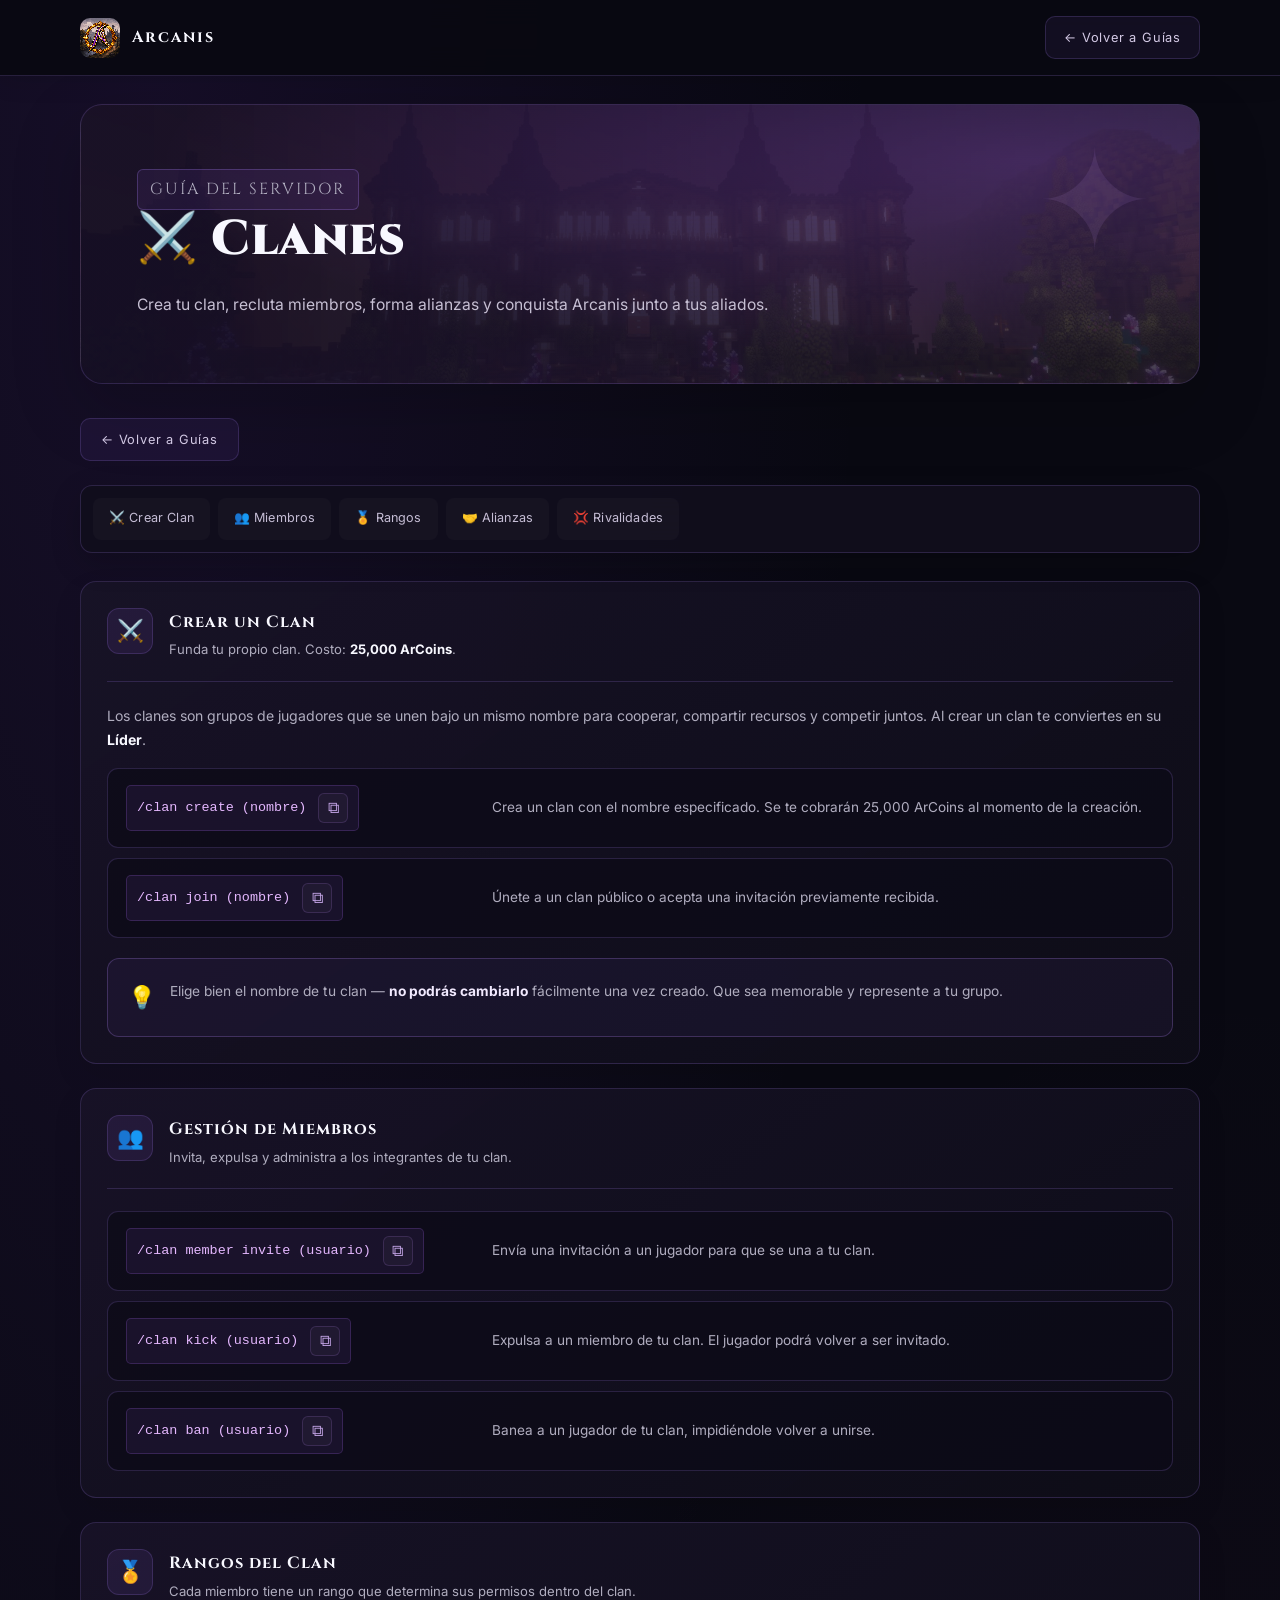
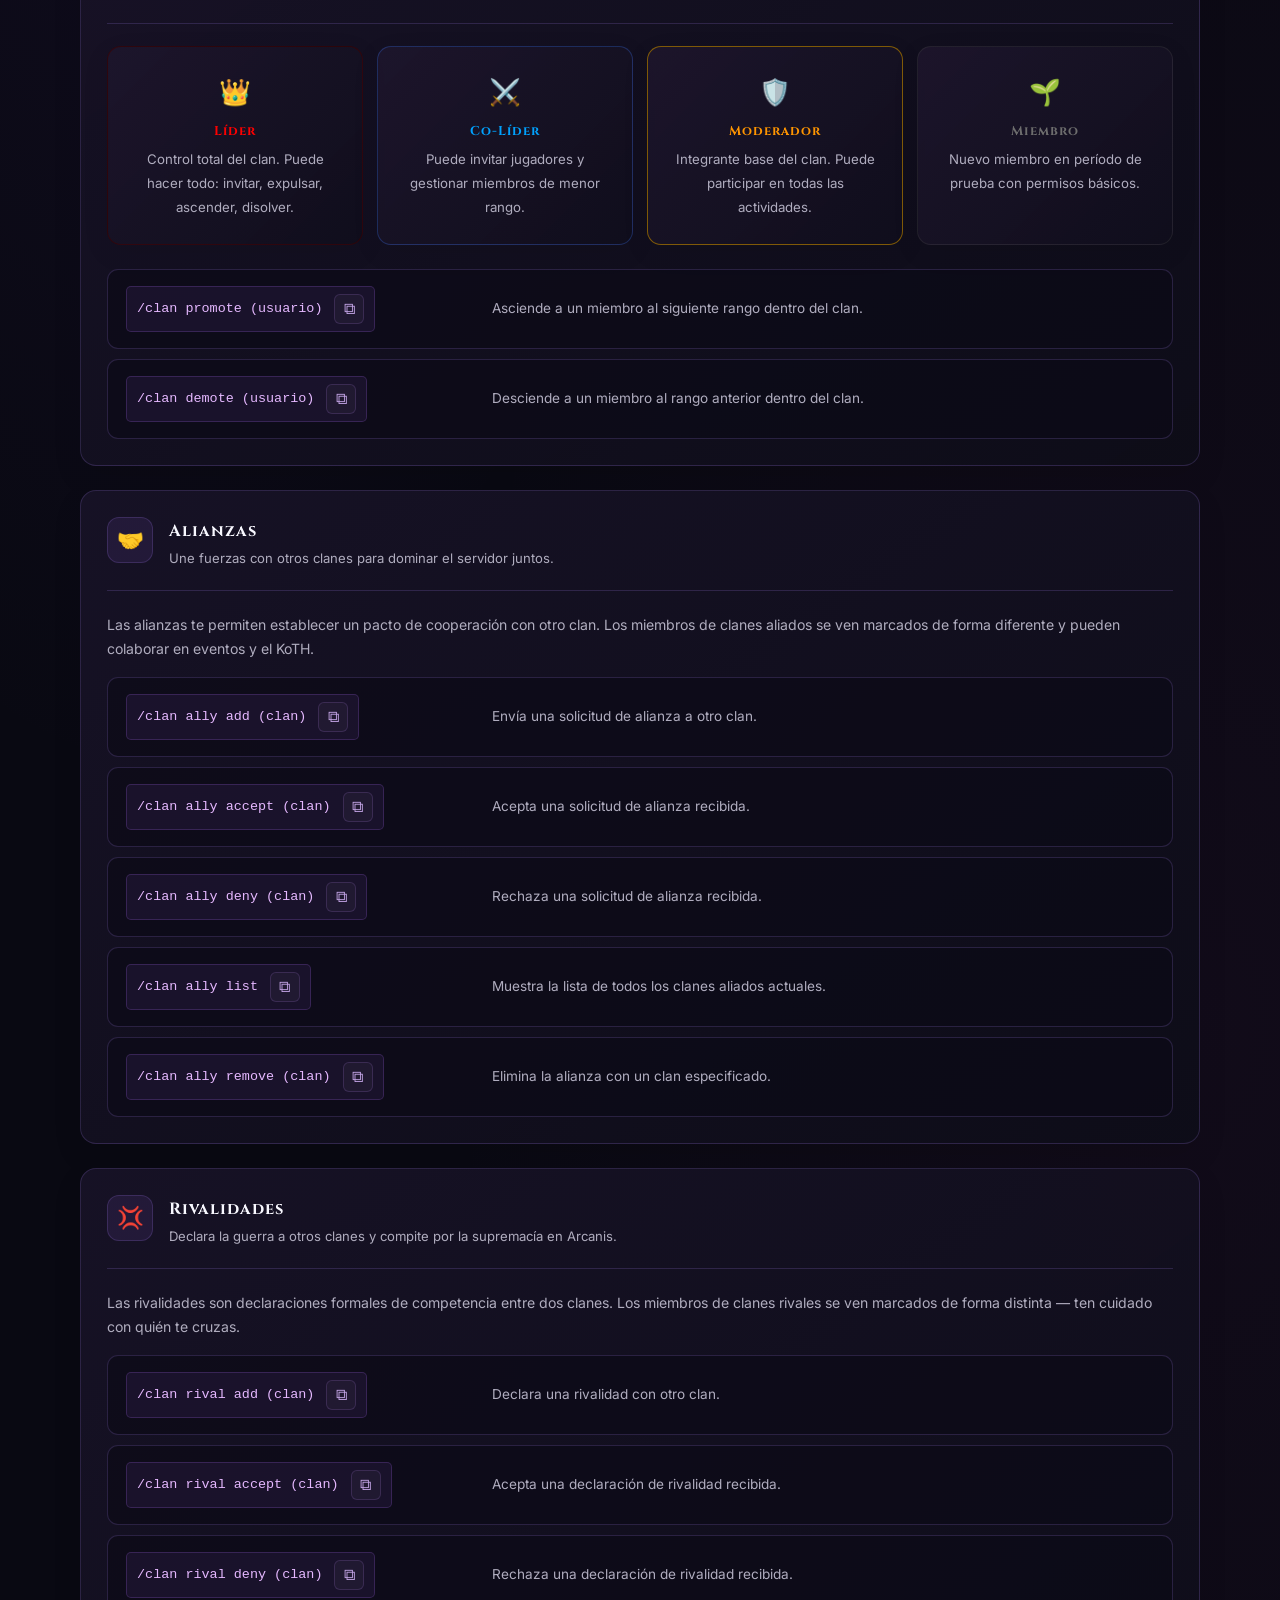
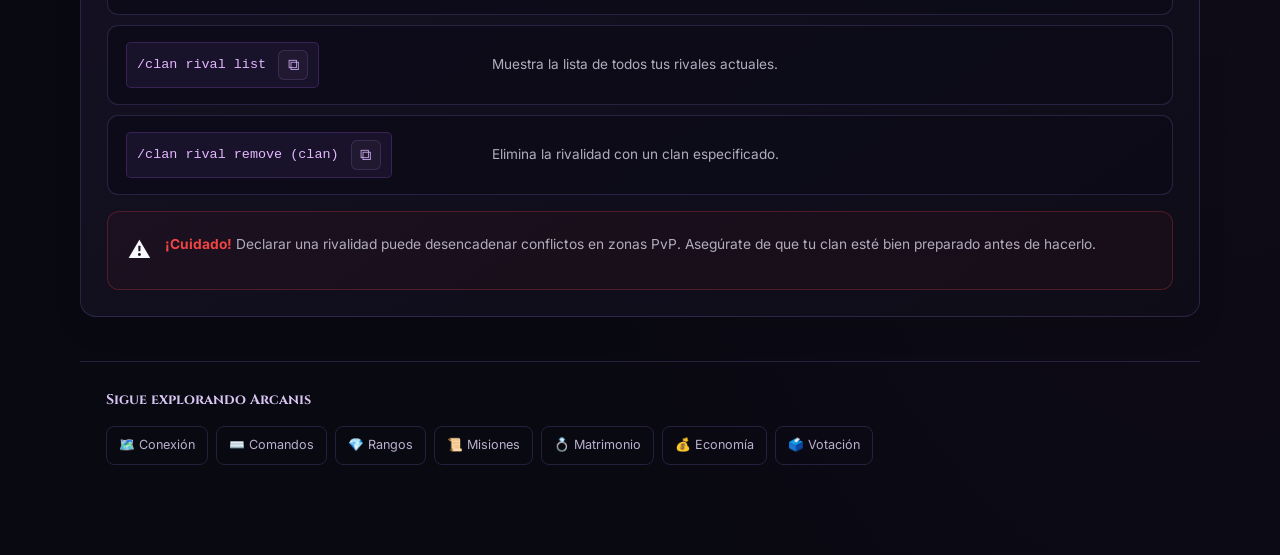
<file: guia-clanes.html>
<!DOCTYPE html>
<html lang="es">
<head>
    <meta charset="UTF-8">
    <meta name="viewport" content="width=device-width, initial-scale=1.0">
    <title>Arcanis | Clanes</title>
    <link rel="icon" type="image/png" href="Logo_ARCANIS-256.png">
    <link href="https://fonts.googleapis.com/css2?family=Cinzel:wght@400;600;700;900&family=Inter:wght@300;400;500;600&display=swap" rel="stylesheet">
    <style>
        *, *::before, *::after { box-sizing: border-box; margin: 0; padding: 0; }
        :root { --black:#080810; --card:#16162a; --border:rgba(124,58,237,0.18); --border-hover:rgba(124,58,237,0.5); --purple:#7c3aed; --purple-light:#9d5cff; --magenta:#d946ef; --white:#f8f8ff; --muted:#888899; }
        html { scroll-behavior: smooth; }
        body { font-family:'Inter',sans-serif; background:var(--black); color:var(--white); min-height:100vh; overflow-x:hidden; }
        #particles-canvas { position:fixed; top:0; left:0; width:100%; height:100%; pointer-events:none; z-index:0; }
        header { position:sticky; top:0; z-index:100; background:rgba(8,8,16,0.8); backdrop-filter:blur(14px); border-bottom:1px solid var(--border); padding:0 48px; height:62px; display:flex; align-items:center; justify-content:space-between; }
        .nav-left { display:flex; align-items:center; gap:12px; }
        .nav-logo-img { width:32px; height:32px; image-rendering:pixelated; }
        .nav-logo { font-family:'Cinzel',serif; font-size:1rem; font-weight:700; color:var(--white); text-decoration:none; letter-spacing:3px; }
        .nav-back { font-family:'Cinzel',serif; font-size:0.72rem; letter-spacing:1.5px; text-transform:uppercase; color:var(--muted); text-decoration:none; padding: 10px 18px; border:1px solid var(--border); border-radius:6px; transition:all 0.2s; }
        .nav-back:hover { color:var(--white); border-color:var(--border-hover); }
        .nav-back:active, .back-btn:active { transform: scale(0.96); border-color: var(--border-hover); }
        .nav-back, .back-btn, .ptab { -webkit-tap-highlight-color: transparent; }
        .guide-hero { position:relative; z-index:1; padding:80px 32px 60px; text-align:center; background:linear-gradient(135deg,rgba(124,58,237,0.12) 0%,rgba(8,8,16,0.9) 50%,rgba(217,70,239,0.08) 100%); border-bottom:1px solid var(--border); }
        .guide-hero::before { content:''; position:absolute; inset:0; background:radial-gradient(ellipse at 50% 80%,rgba(124,58,237,0.15) 0%,transparent 65%); }
        .guide-hero-content { position:relative; z-index:2; }
        .guide-eyebrow { font-family:'Cinzel',serif; font-size:0.65rem; letter-spacing:4px; text-transform:uppercase; color:var(--purple-light); margin-bottom:12px; }
        .guide-hero h1 { font-family:'Cinzel',serif; font-size:clamp(2rem,5vw,3rem); font-weight:900; color:var(--white); letter-spacing:2px; margin-bottom:14px; text-shadow:0 0 40px rgba(217,70,239,0.3); }
        .guide-hero p { color:var(--muted); font-size:1rem; max-width:520px; margin:0 auto; line-height:1.7; }
        .guide-body { position:relative; z-index:1; max-width:920px; margin:0 auto; padding:64px 32px 100px; }
        .back-btn { display:inline-flex; align-items:center; gap:8px; font-family:'Cinzel',serif; font-size:0.72rem; letter-spacing:1.5px; text-transform:uppercase; text-decoration:none; color:var(--muted); border:1px solid var(--border); border-radius:6px; padding:10px 20px; transition:all 0.2s; margin-bottom:48px; }
        .back-btn:hover { color:var(--white); border-color:var(--border-hover); }

        .cat-nav { display:flex; gap:8px; flex-wrap:wrap; margin-bottom:40px; }
        .cat-btn { font-family:'Cinzel',serif; font-size:0.65rem; letter-spacing:1.5px; text-transform:uppercase; padding:7px 16px; border-radius:6px; border:1px solid var(--border); background:transparent; color:var(--muted); cursor:pointer; transition:all 0.2s; text-decoration:none; }
        .cat-btn:hover { border-color:var(--border-hover); color:var(--white); }
        .cat-btn.active { background:var(--purple); border-color:var(--purple); color:var(--white); }

        .clan-section { margin-bottom:56px; }
        .section-header { display:flex; align-items:center; gap:14px; margin-bottom:20px; padding-bottom:14px; border-bottom:1px solid var(--border); }
        .section-icon { font-size:1.6rem; }
        .section-title { font-family:'Cinzel',serif; font-size:1.1rem; font-weight:700; color:var(--white); letter-spacing:1px; }
        .section-desc { font-size:0.82rem; color:var(--muted); margin-top:3px; }

        .cmd-list { display:flex; flex-direction:column; gap:8px; margin-top:16px; }
        .cmd-item { background:var(--card); border:1px solid var(--border); border-radius:8px; padding:14px 18px; display:grid; grid-template-columns:auto 1fr; gap:0 16px; align-items:start; transition:border-color 0.2s; }
        .cmd-item:hover { border-color:var(--border-hover); }
        .cmd-code { font-family:monospace; font-size:0.85rem; color:#f0abfc; background:rgba(124,58,237,0.12); border:1px solid rgba(124,58,237,0.25); padding:3px 10px; border-radius:5px; white-space:nowrap; align-self:center; }
        .cmd-desc { font-size:0.83rem; color:var(--muted); line-height:1.55; align-self:center; }

        .roles-grid { display:grid; grid-template-columns:repeat(auto-fit,minmax(200px,1fr)); gap:12px; margin-bottom:24px; }
        .role-card { background:var(--card); border:1px solid var(--border); border-radius:9px; padding:18px 16px; text-align:center; }
        .role-icon { font-size:1.6rem; margin-bottom:8px; }
        .role-name { font-family:'Cinzel',serif; font-size:0.8rem; font-weight:700; letter-spacing:1px; color:var(--white); margin-bottom:6px; }
        .role-desc { font-size:0.76rem; color:var(--muted); line-height:1.5; }

        .tip-box { background:rgba(217,70,239,0.06); border:1px solid rgba(217,70,239,0.2); border-radius:10px; padding:18px 22px; display:flex; gap:14px; align-items:flex-start; margin-top:16px; }
        .tip-box p { font-size:0.86rem; color:var(--muted); line-height:1.65; margin:0; }
        .tip-box strong { color:var(--white); }

        @media(max-width:680px){ header{padding:0 18px;} .guide-body{padding:40px 18px 80px;} .cmd-item{grid-template-columns:1fr;gap:8px;} .cmd-code{white-space:normal;word-break:break-word;} }
    </style>
    <link rel="stylesheet" href="guias.css?v=20261002">
    <script src="guias.js?v=20261002" defer></script>
</head>
<body>
<canvas id="particles-canvas"></canvas>
<header>
    <div class="nav-left">
        <img src="Logo_ARCANIS-256.png" alt="Logo" class="nav-logo-img" width="32" height="32" onerror="this.style.display='none'">
        <a href="index.html" class="nav-logo">Arcanis</a>
    </div>
    <a href="index.html#guias" class="nav-back">← Volver a Guías</a>
</header>

<div class="guide-hero">
    <div class="guide-hero-content">
        <p class="guide-eyebrow">Guía del Servidor</p>
        <h1>⚔️ Clanes</h1>
        <p>Crea tu clan, recluta miembros, forma alianzas y conquista Arcanis junto a tus aliados.</p>
    </div>
</div>

<div class="guide-body">
    <a href="index.html#guias" class="back-btn">← Volver a Guías</a>

    <div class="cat-nav">
        <a href="#crear" class="cat-btn active">⚔️ Crear Clan</a>
        <a href="#miembros" class="cat-btn">👥 Miembros</a>
        <a href="#rangos" class="cat-btn">🏅 Rangos</a>
        <a href="#alianzas" class="cat-btn">🤝 Alianzas</a>
        <a href="#rivalidades" class="cat-btn">💢 Rivalidades</a>
    </div>

    <!-- CREAR -->
    <div class="clan-section" id="crear">
        <div class="section-header">
            <span class="section-icon">⚔️</span>
            <div>
                <div class="section-title">Crear un Clan</div>
                <div class="section-desc">Funda tu propio clan. Costo: <strong style="color:var(--white);">25,000 ArCoins</strong>.</div>
            </div>
        </div>
        <p style="font-size:0.88rem;color:var(--muted);line-height:1.7;margin-bottom:16px;">Los clanes son grupos de jugadores que se unen bajo un mismo nombre para cooperar, compartir recursos y competir juntos. Al crear un clan te conviertes en su <strong style="color:var(--white);">Líder</strong>.</p>
        <div class="cmd-list">
            <div class="cmd-item"><span class="cmd-code">/clan create (nombre)</span><span class="cmd-desc">Crea un clan con el nombre especificado. Se te cobrarán 25,000 ArCoins al momento de la creación.</span></div>
            <div class="cmd-item"><span class="cmd-code">/clan join (nombre)</span><span class="cmd-desc">Únete a un clan público o acepta una invitación previamente recibida.</span></div>
        </div>
        <div class="tip-box" style="margin-top:20px;">
            <span style="font-size:1.4rem;flex-shrink:0;">💡</span>
            <p>Elige bien el nombre de tu clan — <strong>no podrás cambiarlo</strong> fácilmente una vez creado. Que sea memorable y represente a tu grupo.</p>
        </div>
    </div>

    <!-- MIEMBROS -->
    <div class="clan-section" id="miembros">
        <div class="section-header">
            <span class="section-icon">👥</span>
            <div>
                <div class="section-title">Gestión de Miembros</div>
                <div class="section-desc">Invita, expulsa y administra a los integrantes de tu clan.</div>
            </div>
        </div>
        <div class="cmd-list">
            <div class="cmd-item"><span class="cmd-code">/clan member invite (usuario)</span><span class="cmd-desc">Envía una invitación a un jugador para que se una a tu clan.</span></div>
            <div class="cmd-item"><span class="cmd-code">/clan kick (usuario)</span><span class="cmd-desc">Expulsa a un miembro de tu clan. El jugador podrá volver a ser invitado.</span></div>
            <div class="cmd-item"><span class="cmd-code">/clan ban (usuario)</span><span class="cmd-desc">Banea a un jugador de tu clan, impidiéndole volver a unirse.</span></div>
        </div>
    </div>

    <!-- RANGOS -->
    <div class="clan-section" id="rangos">
        <div class="section-header">
            <span class="section-icon">🏅</span>
            <div>
                <div class="section-title">Rangos del Clan</div>
                <div class="section-desc">Cada miembro tiene un rango que determina sus permisos dentro del clan.</div>
            </div>
        </div>
        <div class="roles-grid">
            <div class="role-card" style="border-color:rgba(62, 0, 0, 0.634);">
                <div class="role-icon">👑</div>
                <div class="role-name" style="color:#FF0000;">Líder</div>
                <div class="role-desc">Control total del clan. Puede hacer todo: invitar, expulsar, ascender, disolver.</div>
            </div>
            <div class="role-card" style="border-color:rgba(58, 112, 237, 0.3);">
                <div class="role-icon">⚔️</div>
                <div class="role-name" style="color:#00A2FF;">Co-Líder</div>
                <div class="role-desc">Puede invitar jugadores y gestionar miembros de menor rango.</div>
            </div>
            <div class="role-card" style="border-color:rgba(154, 108, 0, 0.8);">
                <div class="role-icon">🛡️</div>
                <div class="role-name" style="color:#ff9500;">Moderador</div>
                <div class="role-desc">Integrante base del clan. Puede participar en todas las actividades.</div>
            </div>
            <div class="role-card" style="border-color:rgba(70, 70, 70, 0.3);">
                <div class="role-icon">🌱</div>
                <div class="role-name" style="color:#6D6D6D;">Miembro</div>
                <div class="role-desc">Nuevo miembro en período de prueba con permisos básicos.</div>
            </div>
        </div>
        <div class="cmd-list">
            <div class="cmd-item"><span class="cmd-code">/clan promote (usuario)</span><span class="cmd-desc">Asciende a un miembro al siguiente rango dentro del clan.</span></div>
            <div class="cmd-item"><span class="cmd-code">/clan demote (usuario)</span><span class="cmd-desc">Desciende a un miembro al rango anterior dentro del clan.</span></div>
        </div>
    </div>

    <!-- ALIANZAS -->
    <div class="clan-section" id="alianzas">
        <div class="section-header">
            <span class="section-icon">🤝</span>
            <div>
                <div class="section-title">Alianzas</div>
                <div class="section-desc">Une fuerzas con otros clanes para dominar el servidor juntos.</div>
            </div>
        </div>
        <p style="font-size:0.88rem;color:var(--muted);line-height:1.7;margin-bottom:16px;">Las alianzas te permiten establecer un pacto de cooperación con otro clan. Los miembros de clanes aliados se ven marcados de forma diferente y pueden colaborar en eventos y el KoTH.</p>
        <div class="cmd-list">
            <div class="cmd-item"><span class="cmd-code">/clan ally add (clan)</span><span class="cmd-desc">Envía una solicitud de alianza a otro clan.</span></div>
            <div class="cmd-item"><span class="cmd-code">/clan ally accept (clan)</span><span class="cmd-desc">Acepta una solicitud de alianza recibida.</span></div>
            <div class="cmd-item"><span class="cmd-code">/clan ally deny (clan)</span><span class="cmd-desc">Rechaza una solicitud de alianza recibida.</span></div>
            <div class="cmd-item"><span class="cmd-code">/clan ally list</span><span class="cmd-desc">Muestra la lista de todos los clanes aliados actuales.</span></div>
            <div class="cmd-item"><span class="cmd-code">/clan ally remove (clan)</span><span class="cmd-desc">Elimina la alianza con un clan especificado.</span></div>
        </div>
    </div>

    <!-- RIVALIDADES -->
    <div class="clan-section" id="rivalidades">
        <div class="section-header">
            <span class="section-icon">💢</span>
            <div>
                <div class="section-title">Rivalidades</div>
                <div class="section-desc">Declara la guerra a otros clanes y compite por la supremacía en Arcanis.</div>
            </div>
        </div>
        <p style="font-size:0.88rem;color:var(--muted);line-height:1.7;margin-bottom:16px;">Las rivalidades son declaraciones formales de competencia entre dos clanes. Los miembros de clanes rivales se ven marcados de forma distinta — ten cuidado con quién te cruzas.</p>
        <div class="cmd-list">
            <div class="cmd-item"><span class="cmd-code">/clan rival add (clan)</span><span class="cmd-desc">Declara una rivalidad con otro clan.</span></div>
            <div class="cmd-item"><span class="cmd-code">/clan rival accept (clan)</span><span class="cmd-desc">Acepta una declaración de rivalidad recibida.</span></div>
            <div class="cmd-item"><span class="cmd-code">/clan rival deny (clan)</span><span class="cmd-desc">Rechaza una declaración de rivalidad recibida.</span></div>
            <div class="cmd-item"><span class="cmd-code">/clan rival list</span><span class="cmd-desc">Muestra la lista de todos tus rivales actuales.</span></div>
            <div class="cmd-item"><span class="cmd-code">/clan rival remove (clan)</span><span class="cmd-desc">Elimina la rivalidad con un clan especificado.</span></div>
        </div>
        <div class="tip-box" style="margin-top:16px; border-color:rgba(239,68,68,0.25); background:rgba(239,68,68,0.04);">
            <span style="font-size:1.4rem;flex-shrink:0;">⚠️</span>
            <p><strong style="color:#ef4444;">¡Cuidado!</strong> Declarar una rivalidad puede desencadenar conflictos en zonas PvP. Asegúrate de que tu clan esté bien preparado antes de hacerlo.</p>
        </div>
    </div>
</div>

<script>
(function(){const c=document.getElementById('particles-canvas');const x=c.getContext('2d');let p=[];function r(){c.width=window.innerWidth;c.height=window.innerHeight;}function n(){return{x:Math.random()*c.width,y:c.height+20,r:Math.random()*1.5+0.4,s:Math.random()*0.5+0.25,a:Math.random()*0.45+0.1,d:(Math.random()-0.5)*0.28};}function i(){r();p=Array.from({length:35},n);}function d(){x.clearRect(0,0,c.width,c.height);p.forEach(t=>{const g=1-(t.y/c.height);const f=g<0.5?t.a:t.a*(1-(g-0.5)/0.5);x.beginPath();x.arc(t.x,t.y,t.r,0,Math.PI*2);x.fillStyle=`rgba(217,70,239,${Math.max(0,f)})`;x.fill();t.y-=t.s;t.x+=t.d;if(t.y<c.height*0.5||t.x<-5||t.x>c.width+5)Object.assign(t,n());});requestAnimationFrame(d);}window.addEventListener('resize',r);i();d();})();
const sections=document.querySelectorAll('.clan-section');const catBtns=document.querySelectorAll('.cat-btn');window.addEventListener('scroll',()=>{let cur='';sections.forEach(s=>{if(window.scrollY>=s.offsetTop-120)cur=s.id;});catBtns.forEach(b=>{b.classList.toggle('active',b.getAttribute('href')==='#'+cur);});});
</script>
</body>
</html>
</file>
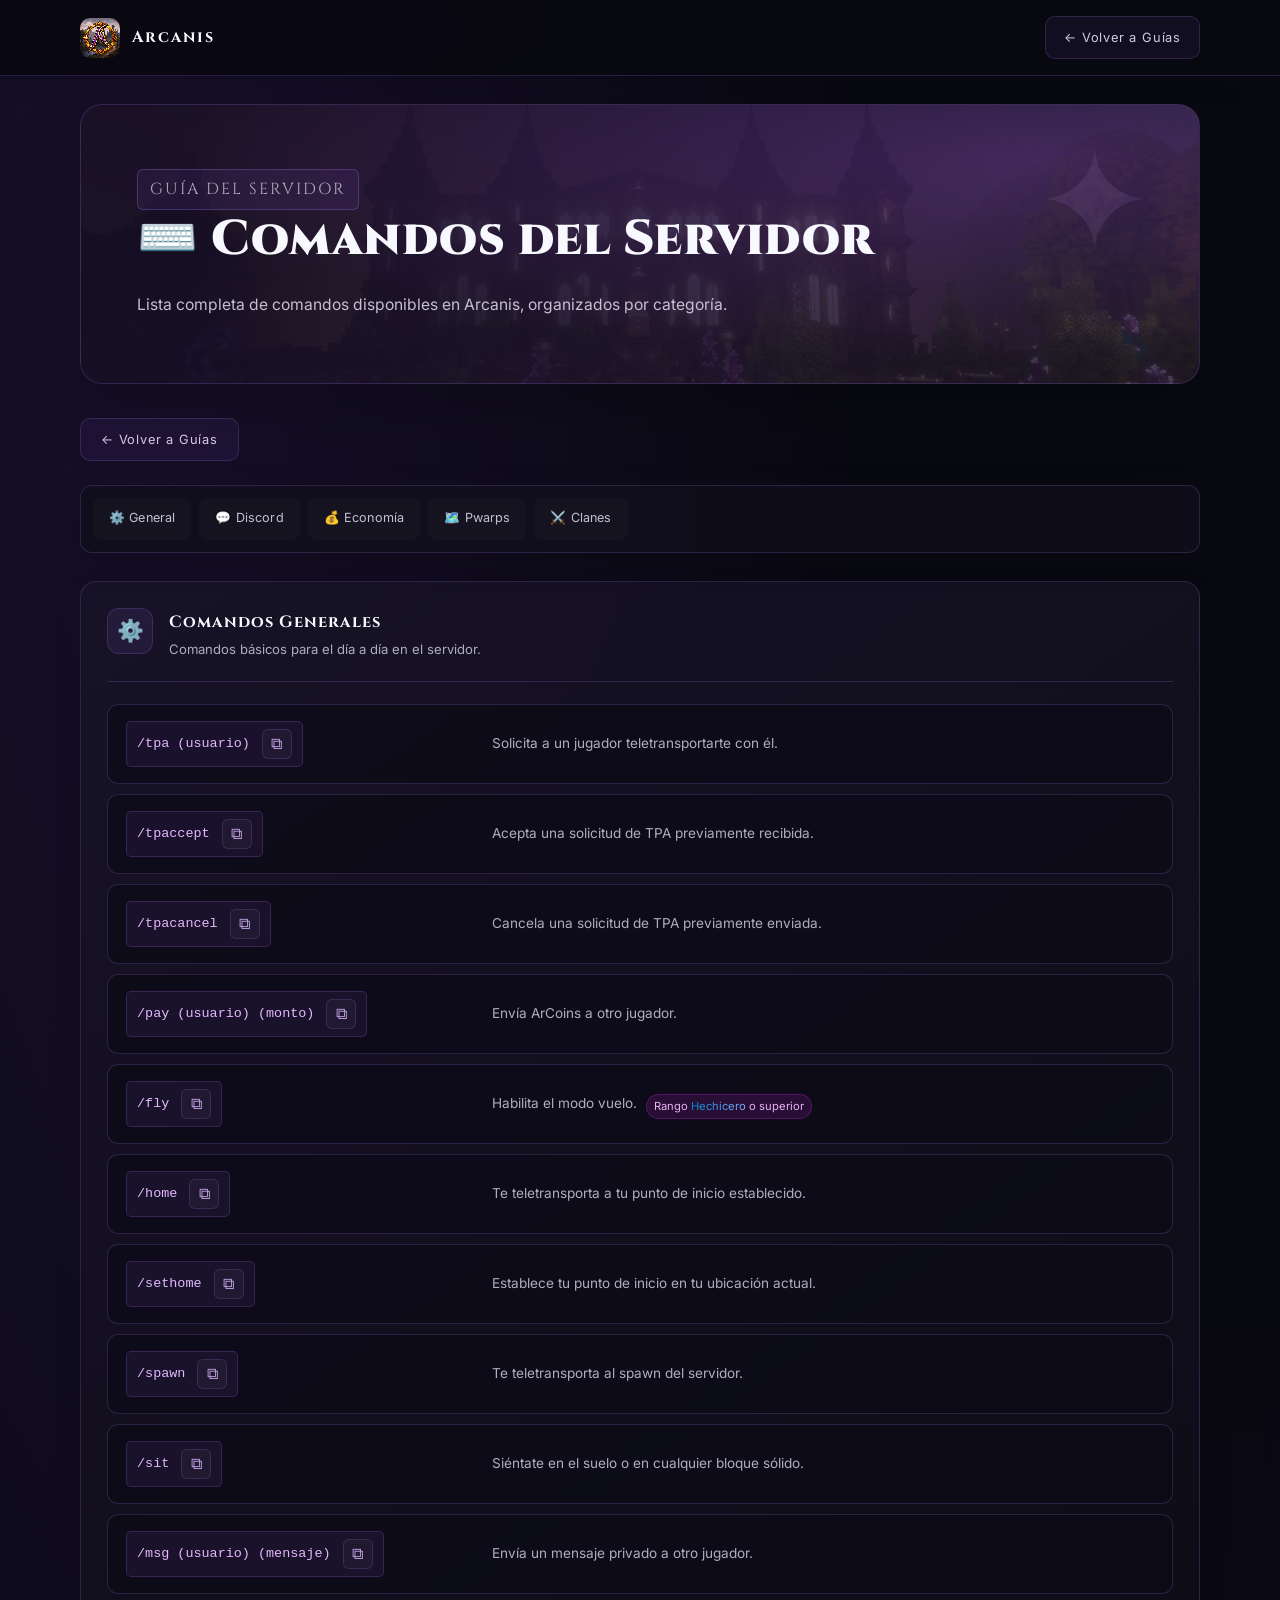
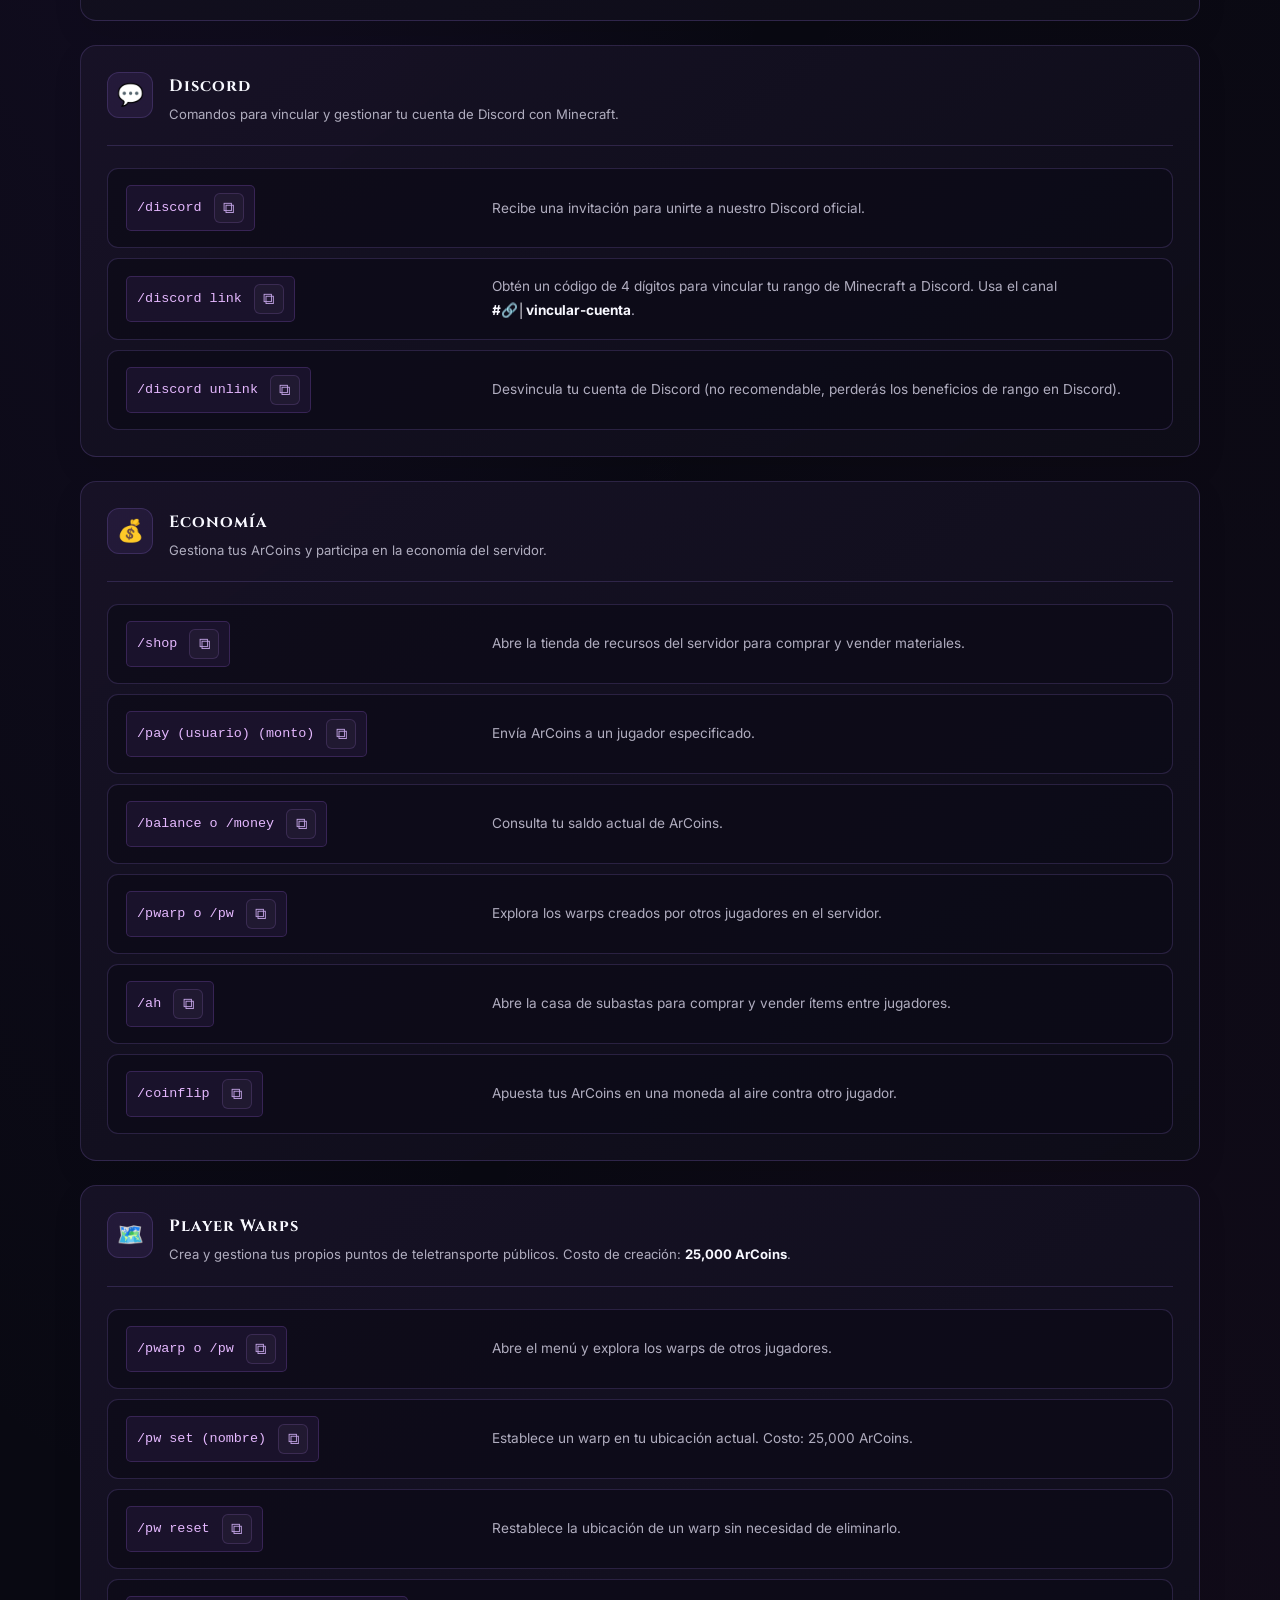
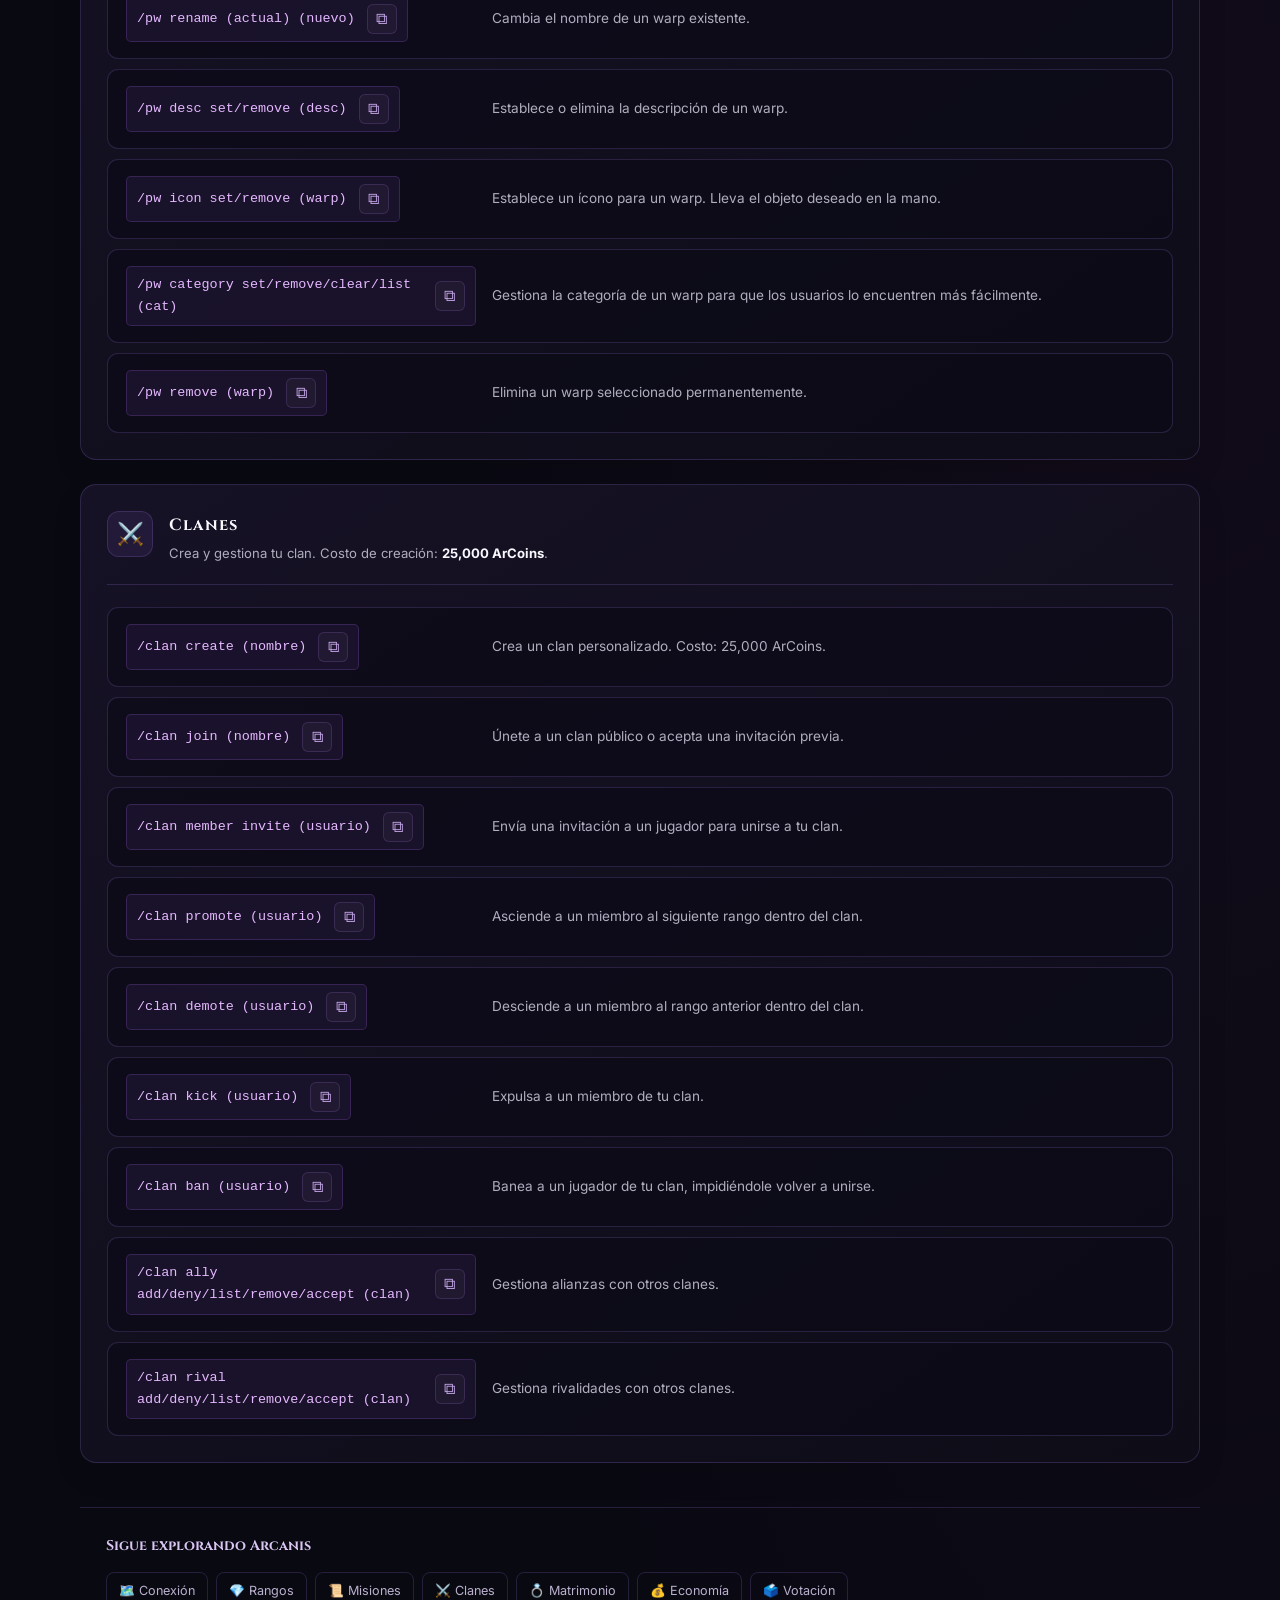
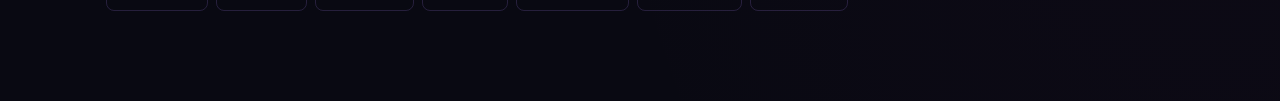
<file: guia-comandos.html>
<!DOCTYPE html>
<html lang="es">
<head>
    <meta charset="UTF-8">
    <meta name="viewport" content="width=device-width, initial-scale=1.0">
    <title>Arcanis | Comandos Básicos</title>
    <link rel="icon" type="image/png" href="Logo_ARCANIS-256.png">
    <link href="https://fonts.googleapis.com/css2?family=Cinzel:wght@400;600;700;900&family=Inter:wght@300;400;500;600&display=swap" rel="stylesheet">
    <style>
        *, *::before, *::after { box-sizing: border-box; margin: 0; padding: 0; }
        :root { --black:#080810; --card:#16162a; --border:rgba(124,58,237,0.18); --border-hover:rgba(124,58,237,0.5); --purple:#7c3aed; --purple-light:#9d5cff; --magenta:#d946ef; --white:#f8f8ff; --muted:#888899; }
        html { scroll-behavior: smooth; }
        body { font-family:'Inter',sans-serif; background:var(--black); color:var(--white); min-height:100vh; overflow-x:hidden; }
        #particles-canvas { position:fixed; top:0; left:0; width:100%; height:100%; pointer-events:none; z-index:0; }

        header { position:sticky; top:0; z-index:100; background:rgba(8,8,16,0.8); backdrop-filter:blur(14px); border-bottom:1px solid var(--border); padding:0 48px; height:62px; display:flex; align-items:center; justify-content:space-between; }
        .nav-left { display:flex; align-items:center; gap:12px; }
        .nav-logo-img { width:32px; height:32px; image-rendering:pixelated; }
        .nav-logo { font-family:'Cinzel',serif; font-size:1rem; font-weight:700; color:var(--white); text-decoration:none; letter-spacing:3px; }
        .nav-back { font-family:'Cinzel',serif; font-size:0.72rem; letter-spacing:1.5px; text-transform:uppercase; color:var(--muted); text-decoration:none; padding: 10px 18px; border:1px solid var(--border); border-radius:6px; transition:all 0.2s; }
        .nav-back:hover { color:var(--white); border-color:var(--border-hover); }
        .nav-back:active, .back-btn:active { transform: scale(0.96); border-color: var(--border-hover); }
        .nav-back, .back-btn, .ptab { -webkit-tap-highlight-color: transparent; }

        .guide-hero { position:relative; z-index:1; padding:80px 32px 60px; text-align:center; background:linear-gradient(135deg,rgba(124,58,237,0.12) 0%,rgba(8,8,16,0.9) 50%,rgba(217,70,239,0.08) 100%); border-bottom:1px solid var(--border); }
        .guide-hero::before { content:''; position:absolute; inset:0; background:radial-gradient(ellipse at 50% 80%,rgba(124,58,237,0.15) 0%,transparent 65%); }
        .guide-hero-content { position:relative; z-index:2; }
        .guide-eyebrow { font-family:'Cinzel',serif; font-size:0.65rem; letter-spacing:4px; text-transform:uppercase; color:var(--purple-light); margin-bottom:12px; }
        .guide-hero h1 { font-family:'Cinzel',serif; font-size:clamp(2rem,5vw,3rem); font-weight:900; color:var(--white); letter-spacing:2px; margin-bottom:14px; text-shadow:0 0 40px rgba(217,70,239,0.3); }
        .guide-hero p { color:var(--muted); font-size:1rem; max-width:520px; margin:0 auto; line-height:1.7; }

        .guide-body { position:relative; z-index:1; max-width:920px; margin:0 auto; padding:64px 32px 100px; }

        .back-btn { display:inline-flex; align-items:center; gap:8px; font-family:'Cinzel',serif; font-size:0.72rem; letter-spacing:1.5px; text-transform:uppercase; text-decoration:none; color:var(--muted); border:1px solid var(--border); border-radius:6px; padding:10px 20px; transition:all 0.2s; margin-bottom:48px; }
        .back-btn:hover { color:var(--white); border-color:var(--border-hover); }

        /* CATEGORÍAS NAV */
        .cat-nav { display:flex; gap:8px; flex-wrap:wrap; margin-bottom:40px; }
        .cat-btn { font-family:'Cinzel',serif; font-size:0.65rem; letter-spacing:1.5px; text-transform:uppercase; padding:7px 16px; border-radius:6px; border:1px solid var(--border); background:transparent; color:var(--muted); cursor:pointer; transition:all 0.2s; text-decoration:none; }
        .cat-btn:hover { border-color:var(--border-hover); color:var(--white); }
        .cat-btn.active { background:var(--purple); border-color:var(--purple); color:var(--white); }

        /* SECCIÓN */
        .cmd-section { margin-bottom: 56px; }
        .section-header { display:flex; align-items:center; gap:14px; margin-bottom:20px; padding-bottom:14px; border-bottom:1px solid var(--border); }
        .section-icon { font-size:1.6rem; }
        .section-title { font-family:'Cinzel',serif; font-size:1.1rem; font-weight:700; color:var(--white); letter-spacing:1px; }
        .section-desc { font-size:0.82rem; color:var(--muted); margin-top:3px; }

        /* COMANDOS */
        .cmd-list { display:flex; flex-direction:column; gap:8px; }
        .cmd-item { background:var(--card); border:1px solid var(--border); border-radius:8px; padding:14px 18px; display:grid; grid-template-columns: auto 1fr; gap:0 16px; align-items:start; transition:border-color 0.2s; }
        .cmd-item:hover { border-color:var(--border-hover); }
        .cmd-code { font-family:monospace; font-size:0.85rem; color:#f0abfc; background:rgba(124,58,237,0.12); border:1px solid rgba(124,58,237,0.25); padding:3px 10px; border-radius:5px; white-space:nowrap; align-self:center; }
        .cmd-desc { font-size:0.83rem; color:var(--muted); line-height:1.55; align-self:center; }
        .cmd-badge { font-family:'Cinzel',serif; font-size:0.55rem; letter-spacing:1.5px; text-transform:uppercase; background:rgba(192,38,211,0.15); border:1px solid rgba(192,38,211,0.3); color:#d946ef; padding:2px 7px; border-radius:20px; margin-left:8px; vertical-align:middle; white-space:nowrap; }

        @media (max-width:680px) { header{padding:0 18px;} .guide-body{padding:40px 18px 80px;} .cmd-item{grid-template-columns:1fr;gap:8px;} .cmd-code{white-space:normal;word-break:break-word;} }
    </style>
    <link rel="stylesheet" href="guias.css?v=20261002">
    <link rel="stylesheet" href="rangos.css?v=20261023">
    <script src="guias.js?v=20261002" defer></script>
</head>
<body>
<canvas id="particles-canvas"></canvas>

<header>
    <div class="nav-left">
        <img src="Logo_ARCANIS-256.png" alt="Logo" class="nav-logo-img" width="32" height="32" onerror="this.style.display='none'">
        <a href="index.html" class="nav-logo">Arcanis</a>
    </div>
    <a href="index.html#guias" class="nav-back">← Volver a Guías</a>
</header>

<div class="guide-hero">
    <div class="guide-hero-content">
        <p class="guide-eyebrow">Guía del Servidor</p>
        <h1>⌨️ Comandos del Servidor</h1>
        <p>Lista completa de comandos disponibles en Arcanis, organizados por categoría.</p>
    </div>
</div>

<div class="guide-body">
    <a href="index.html#guias" class="back-btn">← Volver a Guías</a>

    <!-- NAV CATEGORÍAS -->
    <div class="cat-nav">
        <a href="#general" class="cat-btn active">⚙️ General</a>
        <a href="#discord" class="cat-btn">💬 Discord</a>
        <a href="#economia" class="cat-btn">💰 Economía</a>
        <a href="#pwarps" class="cat-btn">🗺️ Pwarps</a>
        <a href="#clanes" class="cat-btn">⚔️ Clanes</a>
    </div>

    <!-- GENERAL -->
    <div class="cmd-section" id="general">
        <div class="section-header">
            <span class="section-icon">⚙️</span>
            <div>
                <div class="section-title">Comandos Generales</div>
                <div class="section-desc">Comandos básicos para el día a día en el servidor.</div>
            </div>
        </div>
        <div class="cmd-list">
            <div class="cmd-item"><span class="cmd-code">/tpa (usuario)</span><span class="cmd-desc">Solicita a un jugador teletransportarte con él.</span></div>
            <div class="cmd-item"><span class="cmd-code">/tpaccept</span><span class="cmd-desc">Acepta una solicitud de TPA previamente recibida.</span></div>
            <div class="cmd-item"><span class="cmd-code">/tpacancel</span><span class="cmd-desc">Cancela una solicitud de TPA previamente enviada.</span></div>
            <div class="cmd-item"><span class="cmd-code">/pay (usuario) (monto)</span><span class="cmd-desc">Envía ArCoins a otro jugador.</span></div>
            <div class="cmd-item"><span class="cmd-code">/fly</span><span class="cmd-desc">Habilita el modo vuelo. <span class="cmd-badge">Rango <span class="rank-gradient" data-rank="hechicero">Hechicero</span> o superior</span></span></div>
            <div class="cmd-item"><span class="cmd-code">/home</span><span class="cmd-desc">Te teletransporta a tu punto de inicio establecido.</span></div>
            <div class="cmd-item"><span class="cmd-code">/sethome</span><span class="cmd-desc">Establece tu punto de inicio en tu ubicación actual.</span></div>
            <div class="cmd-item"><span class="cmd-code">/spawn</span><span class="cmd-desc">Te teletransporta al spawn del servidor.</span></div>
            <div class="cmd-item"><span class="cmd-code">/sit</span><span class="cmd-desc">Siéntate en el suelo o en cualquier bloque sólido.</span></div>
            <div class="cmd-item"><span class="cmd-code">/msg (usuario) (mensaje)</span><span class="cmd-desc">Envía un mensaje privado a otro jugador.</span></div>
        </div>
    </div>

    <!-- DISCORD -->
    <div class="cmd-section" id="discord">
        <div class="section-header">
            <span class="section-icon">💬</span>
            <div>
                <div class="section-title">Discord</div>
                <div class="section-desc">Comandos para vincular y gestionar tu cuenta de Discord con Minecraft.</div>
            </div>
        </div>
        <div class="cmd-list">
            <div class="cmd-item"><span class="cmd-code">/discord</span><span class="cmd-desc">Recibe una invitación para unirte a nuestro Discord oficial.</span></div>
            <div class="cmd-item"><span class="cmd-code">/discord link</span><span class="cmd-desc">Obtén un código de 4 dígitos para vincular tu rango de Minecraft a Discord. Usa el canal <strong style="color:var(--white);">#🔗│vincular-cuenta</strong>.</span></div>
            <div class="cmd-item"><span class="cmd-code">/discord unlink</span><span class="cmd-desc">Desvincula tu cuenta de Discord (no recomendable, perderás los beneficios de rango en Discord).</span></div>
        </div>
    </div>

    <!-- ECONOMÍA -->
    <div class="cmd-section" id="economia">
        <div class="section-header">
            <span class="section-icon">💰</span>
            <div>
                <div class="section-title">Economía</div>
                <div class="section-desc">Gestiona tus ArCoins y participa en la economía del servidor.</div>
            </div>
        </div>
        <div class="cmd-list">
            <div class="cmd-item"><span class="cmd-code">/shop</span><span class="cmd-desc">Abre la tienda de recursos del servidor para comprar y vender materiales.</span></div>
            <div class="cmd-item"><span class="cmd-code">/pay (usuario) (monto)</span><span class="cmd-desc">Envía ArCoins a un jugador especificado.</span></div>
            <div class="cmd-item"><span class="cmd-code">/balance o /money</span><span class="cmd-desc">Consulta tu saldo actual de ArCoins.</span></div>
            <div class="cmd-item"><span class="cmd-code">/pwarp o /pw</span><span class="cmd-desc">Explora los warps creados por otros jugadores en el servidor.</span></div>
            <div class="cmd-item"><span class="cmd-code">/ah</span><span class="cmd-desc">Abre la casa de subastas para comprar y vender ítems entre jugadores.</span></div>
            <div class="cmd-item"><span class="cmd-code">/coinflip</span><span class="cmd-desc">Apuesta tus ArCoins en una moneda al aire contra otro jugador.</span></div>
        </div>
    </div>

    <!-- PWARPS -->
    <div class="cmd-section" id="pwarps">
        <div class="section-header">
            <span class="section-icon">🗺️</span>
            <div>
                <div class="section-title">Player Warps</div>
                <div class="section-desc">Crea y gestiona tus propios puntos de teletransporte públicos. Costo de creación: <strong style="color:var(--white);">25,000 ArCoins</strong>.</div>
            </div>
        </div>
        <div class="cmd-list">
            <div class="cmd-item"><span class="cmd-code">/pwarp o /pw</span><span class="cmd-desc">Abre el menú y explora los warps de otros jugadores.</span></div>
            <div class="cmd-item"><span class="cmd-code">/pw set (nombre)</span><span class="cmd-desc">Establece un warp en tu ubicación actual. Costo: 25,000 ArCoins.</span></div>
            <div class="cmd-item"><span class="cmd-code">/pw reset</span><span class="cmd-desc">Restablece la ubicación de un warp sin necesidad de eliminarlo.</span></div>
            <div class="cmd-item"><span class="cmd-code">/pw rename (actual) (nuevo)</span><span class="cmd-desc">Cambia el nombre de un warp existente.</span></div>
            <div class="cmd-item"><span class="cmd-code">/pw desc set/remove (desc)</span><span class="cmd-desc">Establece o elimina la descripción de un warp.</span></div>
            <div class="cmd-item"><span class="cmd-code">/pw icon set/remove (warp)</span><span class="cmd-desc">Establece un ícono para un warp. Lleva el objeto deseado en la mano.</span></div>
            <div class="cmd-item"><span class="cmd-code">/pw category set/remove/clear/list (cat)</span><span class="cmd-desc">Gestiona la categoría de un warp para que los usuarios lo encuentren más fácilmente.</span></div>
            <div class="cmd-item"><span class="cmd-code">/pw remove (warp)</span><span class="cmd-desc">Elimina un warp seleccionado permanentemente.</span></div>
        </div>
    </div>

    <!-- CLANES -->
    <div class="cmd-section" id="clanes">
        <div class="section-header">
            <span class="section-icon">⚔️</span>
            <div>
                <div class="section-title">Clanes</div>
                <div class="section-desc">Crea y gestiona tu clan. Costo de creación: <strong style="color:var(--white);">25,000 ArCoins</strong>.</div>
            </div>
        </div>
        <div class="cmd-list">
            <div class="cmd-item"><span class="cmd-code">/clan create (nombre)</span><span class="cmd-desc">Crea un clan personalizado. Costo: 25,000 ArCoins.</span></div>
            <div class="cmd-item"><span class="cmd-code">/clan join (nombre)</span><span class="cmd-desc">Únete a un clan público o acepta una invitación previa.</span></div>
            <div class="cmd-item"><span class="cmd-code">/clan member invite (usuario)</span><span class="cmd-desc">Envía una invitación a un jugador para unirse a tu clan.</span></div>
            <div class="cmd-item"><span class="cmd-code">/clan promote (usuario)</span><span class="cmd-desc">Asciende a un miembro al siguiente rango dentro del clan.</span></div>
            <div class="cmd-item"><span class="cmd-code">/clan demote (usuario)</span><span class="cmd-desc">Desciende a un miembro al rango anterior dentro del clan.</span></div>
            <div class="cmd-item"><span class="cmd-code">/clan kick (usuario)</span><span class="cmd-desc">Expulsa a un miembro de tu clan.</span></div>
            <div class="cmd-item"><span class="cmd-code">/clan ban (usuario)</span><span class="cmd-desc">Banea a un jugador de tu clan, impidiéndole volver a unirse.</span></div>
            <div class="cmd-item"><span class="cmd-code">/clan ally add/deny/list/remove/accept (clan)</span><span class="cmd-desc">Gestiona alianzas con otros clanes.</span></div>
            <div class="cmd-item"><span class="cmd-code">/clan rival add/deny/list/remove/accept (clan)</span><span class="cmd-desc">Gestiona rivalidades con otros clanes.</span></div>
        </div>
    </div>
</div>

<script>
(function(){
    const canvas=document.getElementById('particles-canvas');
    const ctx=canvas.getContext('2d');
    let pts=[];
    function resize(){canvas.width=window.innerWidth;canvas.height=window.innerHeight;}
    function newP(){return{x:Math.random()*canvas.width,y:canvas.height+20,r:Math.random()*1.5+0.4,speed:Math.random()*0.5+0.25,alpha:Math.random()*0.45+0.1,drift:(Math.random()-0.5)*0.28};}
    function init(){resize();pts=Array.from({length:35},newP);}
    function draw(){
        ctx.clearRect(0,0,canvas.width,canvas.height);
        pts.forEach(p=>{
            const prog=1-(p.y/canvas.height);
            const fade=prog<0.5?p.alpha:p.alpha*(1-(prog-0.5)/0.5);
            ctx.beginPath();ctx.arc(p.x,p.y,p.r,0,Math.PI*2);
            ctx.fillStyle=`rgba(217,70,239,${Math.max(0,fade)})`;ctx.fill();
            p.y-=p.speed;p.x+=p.drift;
            if(p.y<canvas.height*0.5||p.x<-5||p.x>canvas.width+5)Object.assign(p,newP());
        });
        requestAnimationFrame(draw);
    }
    window.addEventListener('resize',resize);init();draw();
})();

// Highlight active category on scroll
const sections = document.querySelectorAll('.cmd-section');
const catBtns = document.querySelectorAll('.cat-btn');
window.addEventListener('scroll', () => {
    let current = '';
    sections.forEach(s => { if(window.scrollY >= s.offsetTop - 120) current = s.id; });
    catBtns.forEach(b => { b.classList.toggle('active', b.getAttribute('href') === '#'+current); });
});
</script>
</body>
</html>
</file>
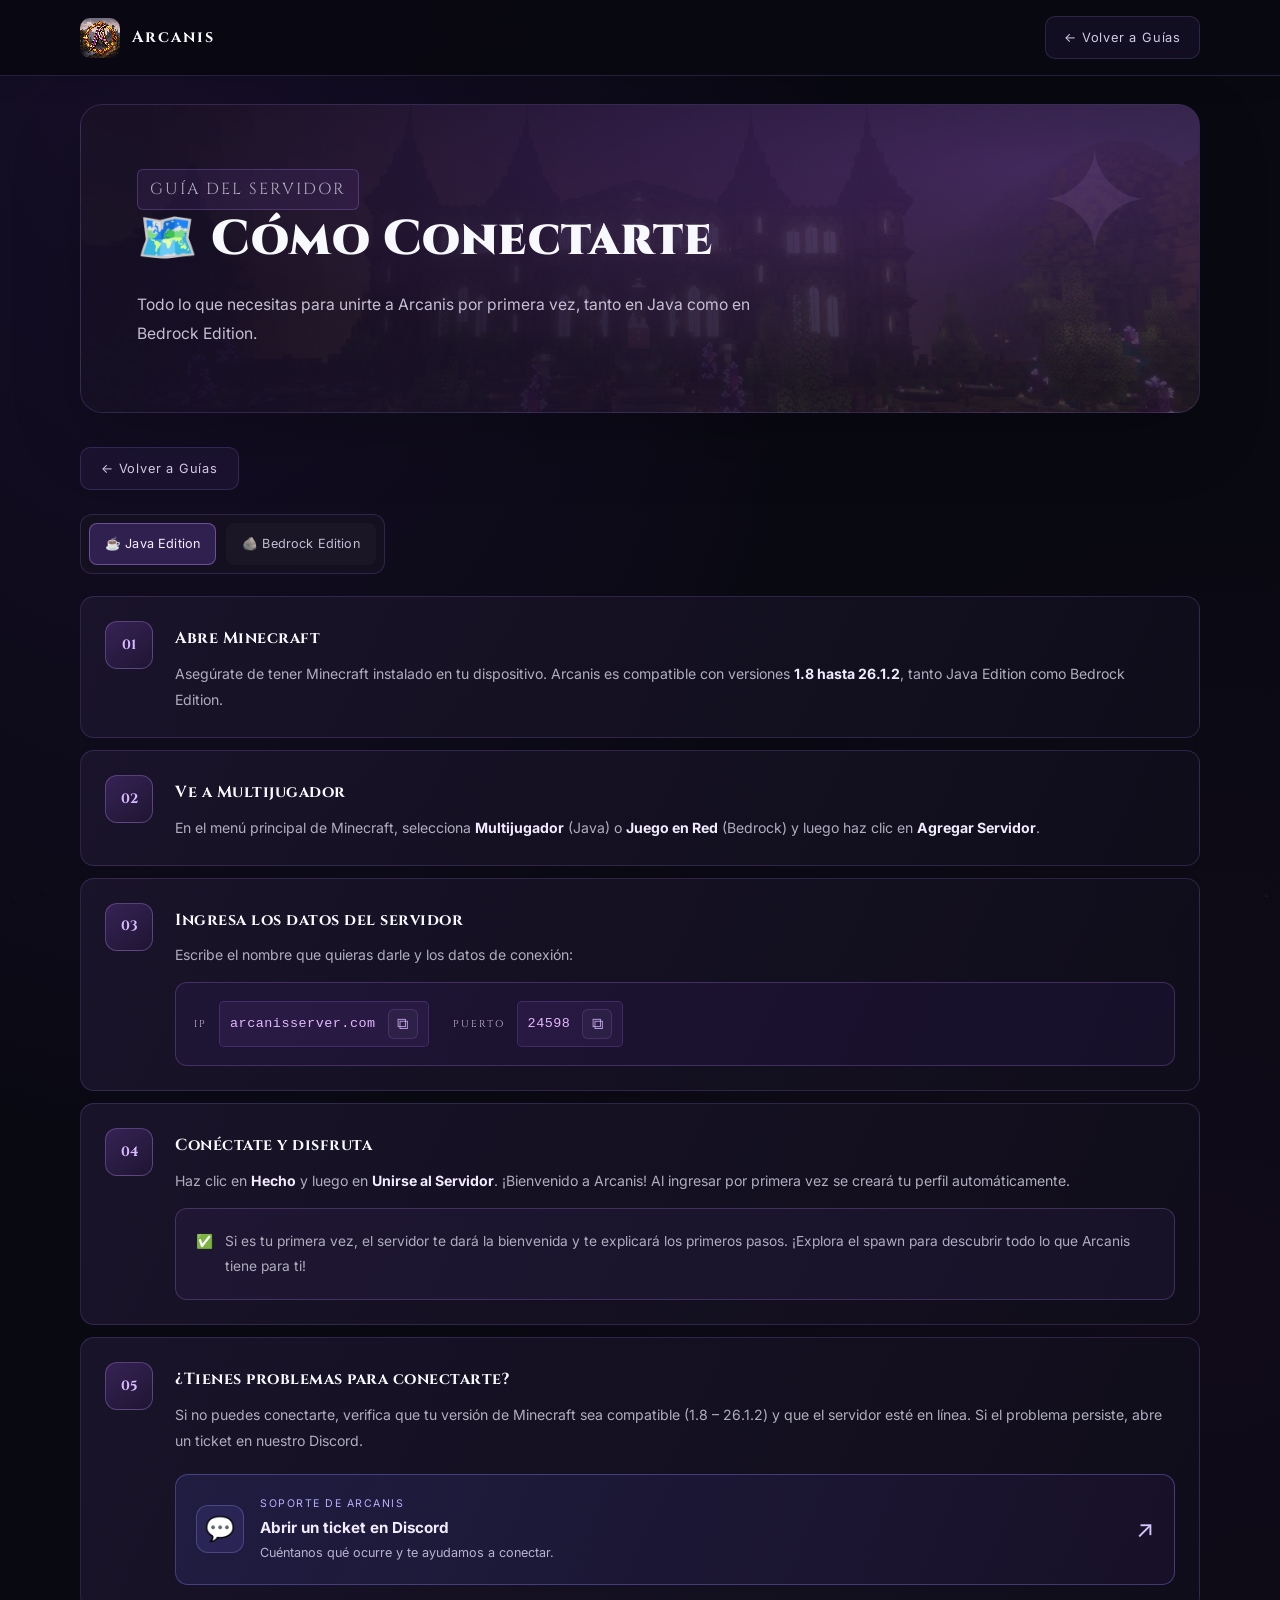
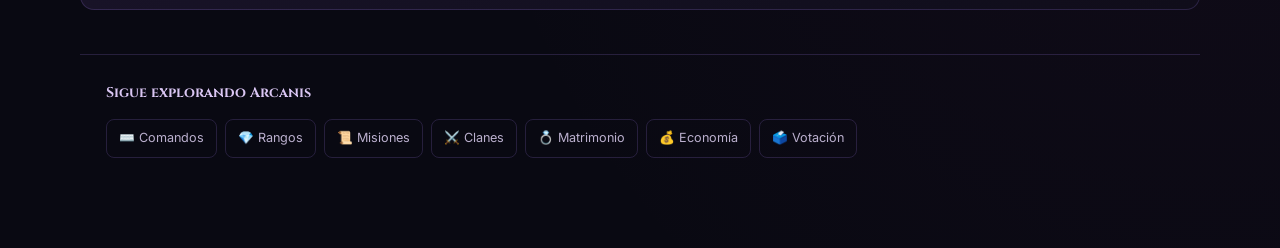
<file: guia-conexion.html>
<!DOCTYPE html>
<html lang="es">
<head>
    <meta charset="UTF-8">
    <meta name="viewport" content="width=device-width, initial-scale=1.0">
    <title>Arcanis | Cómo Conectarte</title>
    <link rel="icon" type="image/png" href="Logo_ARCANIS-256.png">
    <link href="https://fonts.googleapis.com/css2?family=Cinzel:wght@400;600;700;900&family=Inter:wght@300;400;500;600&display=swap" rel="stylesheet">
    <style>
        *, *::before, *::after { box-sizing: border-box; margin: 0; padding: 0; }
        :root {
            --black: #080810; --card: #16162a; --border: rgba(124,58,237,0.18);
            --border-hover: rgba(124,58,237,0.5); --purple: #7c3aed; --purple-light: #9d5cff;
            --magenta: #d946ef; --white: #f8f8ff; --muted: #888899;
        }
        html { scroll-behavior: smooth; }
        body { font-family: 'Inter', sans-serif; background: var(--black); color: var(--white); min-height: 100vh; overflow-x: hidden; }
        #particles-canvas { position: fixed; top: 0; left: 0; width: 100%; height: 100%; pointer-events: none; z-index: 0; }

        /* HEADER */
        header { position: sticky; top: 0; z-index: 100; background: rgba(8,8,16,0.8); backdrop-filter: blur(14px); border-bottom: 1px solid var(--border); padding: 0 48px; height: 62px; display: flex; align-items: center; justify-content: space-between; }
        .nav-left { display: flex; align-items: center; gap: 12px; }
        .nav-logo-img { width: 32px; height: 32px; image-rendering: pixelated; }
        .nav-logo { font-family: 'Cinzel', serif; font-size: 1rem; font-weight: 700; color: var(--white); text-decoration: none; letter-spacing: 3px; }
        .nav-back { font-family: 'Cinzel', serif; font-size: 0.72rem; letter-spacing: 1.5px; text-transform: uppercase; color: var(--muted); text-decoration: none; padding: 10px 18px; border: 1px solid var(--border); border-radius: 6px; transition: all 0.2s; }
        .nav-back:hover { color: var(--white); border-color: var(--border-hover); }
        .nav-back:active, .back-btn:active { transform: scale(0.96); border-color: var(--border-hover); }
        .nav-back, .back-btn, .ptab { -webkit-tap-highlight-color: transparent; }

        /* HERO */
        .guide-hero { position: relative; z-index: 1; padding: 80px 32px 60px; text-align: center; background: linear-gradient(135deg, rgba(124,58,237,0.12) 0%, rgba(8,8,16,0.9) 50%, rgba(217,70,239,0.08) 100%); border-bottom: 1px solid var(--border); }
        .guide-hero::before { content: ''; position: absolute; inset: 0; background: radial-gradient(ellipse at 50% 80%, rgba(124,58,237,0.15) 0%, transparent 65%); }
        .guide-hero-content { position: relative; z-index: 2; }
        .guide-eyebrow { font-family: 'Cinzel', serif; font-size: 0.65rem; letter-spacing: 4px; text-transform: uppercase; color: var(--purple-light); margin-bottom: 12px; }
        .guide-hero h1 { font-family: 'Cinzel', serif; font-size: clamp(2rem, 5vw, 3rem); font-weight: 900; color: var(--white); letter-spacing: 2px; margin-bottom: 14px; text-shadow: 0 0 40px rgba(217,70,239,0.3); }
        .guide-hero p { color: var(--muted); font-size: 1rem; max-width: 520px; margin: 0 auto; line-height: 1.7; }

        /* CONTENIDO */
        .guide-body { position: relative; z-index: 1; max-width: 860px; margin: 0 auto; padding: 64px 32px 100px; }

        /* STEPS */
        .steps { display: flex; flex-direction: column; gap: 0; position: relative; }
        .steps::before { content: ''; position: absolute; left: 28px; top: 0; bottom: 0; width: 2px; background: linear-gradient(180deg, var(--purple), var(--magenta)); opacity: 0.2; border-radius: 2px; }
        .step { display: flex; gap: 24px; padding: 32px 0; border-bottom: 1px solid rgba(124,58,237,0.08); position: relative; }
        .step:last-child { border-bottom: none; }
        .step-num { width: 56px; height: 56px; flex-shrink: 0; border-radius: 50%; background: rgba(124,58,237,0.1); border: 1px solid rgba(124,58,237,0.35); display: flex; align-items: center; justify-content: center; font-family: 'Cinzel', serif; font-size: 0.78rem; font-weight: 700; color: var(--purple-light); position: relative; z-index: 1; }
        .step-body { flex: 1; padding-top: 10px; }
        .step-title { font-family: 'Cinzel', serif; font-size: 1rem; font-weight: 700; color: var(--white); letter-spacing: 0.5px; margin-bottom: 10px; }
        .step-body p { font-size: 0.88rem; color: var(--muted); line-height: 1.75; margin-bottom: 12px; }
        .step-body p:last-child { margin-bottom: 0; }

        /* INFO BOX */
        .info-box { background: rgba(124,58,237,0.07); border: 1px solid rgba(124,58,237,0.25); border-radius: 8px; padding: 16px 20px; margin-top: 14px; display: flex; align-items: center; gap: 12px; flex-wrap: wrap; }
        .info-label { font-family: 'Cinzel', serif; font-size: 0.62rem; letter-spacing: 2px; text-transform: uppercase; color: var(--muted); }
        .code { background: rgba(124,58,237,0.15); border: 1px solid rgba(124,58,237,0.3); color: #f0abfc; padding: 4px 12px; border-radius: 5px; font-family: monospace; font-size: 0.88rem; letter-spacing: 0.5px; }

        /* WARNING */
        .warning-box { display: flex; gap: 12px; background: rgba(217,70,239,0.05); border: 1px solid rgba(217,70,239,0.2); border-radius: 8px; padding: 14px 18px; margin-top: 14px; font-size: 0.85rem; color: var(--muted); line-height: 1.6; }
        .success-box { background: rgba(34,197,94,0.05); border-color: rgba(34,197,94,0.25); }

        /* PLATFORM TABS */
        .platform-tabs { display: flex; gap: 10px; margin-bottom: 24px; flex-wrap: wrap; }
        .ptab { font-family: 'Cinzel', serif; font-size: 0.72rem; letter-spacing: 1.5px; text-transform: uppercase; padding: 8px 22px; border-radius: 6px; border: 1px solid var(--border); background: transparent; color: var(--muted); cursor: pointer; transition: all 0.2s; }
        .ptab:hover { border-color: var(--border-hover); color: var(--white); }
        .ptab.active { background: var(--purple); border-color: var(--purple); color: var(--white); }

        /* BEDROCK NOTICE */
        .bedrock-notice { display: none; gap: 14px; background: rgba(217,70,239,0.07); border: 1px solid rgba(217,70,239,0.3); border-radius: 10px; padding: 18px 22px; margin-bottom: 24px; align-items: flex-start; font-size: 0.86rem; color: var(--muted); line-height: 1.65; }
        .bedrock-notice strong { color: var(--white); }

        /* SECTION TITLE */
        .section-title { font-family: 'Cinzel', serif; font-size: 1.3rem; font-weight: 700; color: var(--white); letter-spacing: 1px; margin: 52px 0 24px; padding-bottom: 12px; border-bottom: 1px solid var(--border); }

        /* BACK BTN */
        .back-btn { display: inline-flex; align-items: center; gap: 8px; font-family: 'Cinzel', serif; font-size: 0.72rem; letter-spacing: 1.5px; text-transform: uppercase; text-decoration: none; color: var(--muted); border: 1px solid var(--border); border-radius: 6px; padding: 10px 20px; transition: all 0.2s; margin-bottom: 48px; }
        .back-btn:hover { color: var(--white); border-color: var(--border-hover); }

        @media (max-width: 680px) { header { padding: 0 18px; } .guide-body { padding: 40px 18px 80px; } .step-num { width: 46px; height: 46px; } }
    </style>
    <link rel="stylesheet" href="guias.css?v=20261002">
    <script src="guias.js?v=20261002" defer></script>
</head>
<body>
<canvas id="particles-canvas"></canvas>

<header>
    <div class="nav-left">
        <img src="Logo_ARCANIS-256.png" alt="Logo" class="nav-logo-img" width="32" height="32" onerror="this.style.display='none'">
        <a href="index.html" class="nav-logo">Arcanis</a>
    </div>
    <a href="index.html#guias" class="nav-back">← Volver a Guías</a>
</header>

<div class="guide-hero">
    <div class="guide-hero-content">
        <p class="guide-eyebrow">Guía del Servidor</p>
        <h1>🗺️ Cómo Conectarte</h1>
        <p>Todo lo que necesitas para unirte a Arcanis por primera vez, tanto en Java como en Bedrock Edition.</p>
    </div>
</div>

<div class="guide-body">
    <a href="index.html#guias" class="back-btn">← Volver a Guías</a>

    <!-- SELECTOR PLATAFORMA -->
    <div class="platform-tabs">
        <button class="ptab active" onclick="setPlatform('java', this)" aria-pressed="true">☕ Java Edition</button>
        <button class="ptab" onclick="setPlatform('bedrock', this)" aria-pressed="false">🪨 Bedrock Edition</button>
    </div>

    <div class="steps">
        <div class="step">
            <div class="step-num">01</div>
            <div class="step-body">
                <div class="step-title">Abre Minecraft</div>
                <p>Asegúrate de tener Minecraft instalado en tu dispositivo. Arcanis es compatible con versiones <strong>1.8 hasta 26.1.2</strong>, tanto Java Edition como Bedrock Edition.</p>
            </div>
        </div>
        <div class="step">
            <div class="step-num">02</div>
            <div class="step-body">
                <div class="step-title">Ve a Multijugador</div>
                <p>En el menú principal de Minecraft, selecciona <strong>Multijugador</strong> (Java) o <strong>Juego en Red</strong> (Bedrock) y luego haz clic en <strong>Agregar Servidor</strong>.</p>
            </div>
        </div>
        <div class="step">
            <div class="step-num">03</div>
            <div class="step-body">
                <div class="step-title">Ingresa los datos del servidor</div>
                <p>Escribe el nombre que quieras darle y los datos de conexión:</p>
                <div class="info-box">
                    <span class="info-label">IP</span>
                    <span class="code">arcanisserver.com</span>
                    <span class="info-label" style="margin-left:12px;">Puerto</span>
                    <span class="code">24598</span>
                </div>
            </div>
        </div>
        <div class="step">
            <div class="step-num">04</div>
            <div class="step-body">
                <div class="step-title">Conéctate y disfruta</div>
                <p>Haz clic en <strong>Hecho</strong> y luego en <strong>Unirse al Servidor</strong>. ¡Bienvenido a Arcanis! Al ingresar por primera vez se creará tu perfil automáticamente.</p>
                <div class="warning-box success-box">
                    <span>✅</span>
                    <span>Si es tu primera vez, el servidor te dará la bienvenida y te explicará los primeros pasos. ¡Explora el spawn para descubrir todo lo que Arcanis tiene para ti!</span>
                </div>
            </div>
        </div>
        <div class="step">
            <div class="step-num">05</div>
            <div class="step-body">
                <div class="step-title">¿Tienes problemas para conectarte?</div>
                <p>Si no puedes conectarte, verifica que tu versión de Minecraft sea compatible (1.8 – 26.1.2) y que el servidor esté en línea. Si el problema persiste, abre un ticket en nuestro Discord.</p>
                <a class="discord-support" href="https://discord.gg/GycJsW5w7H" target="_blank" rel="noopener noreferrer">
                    <span class="discord-support-icon" aria-hidden="true">💬</span>
                    <span class="discord-support-copy"><span class="discord-support-label">Soporte de Arcanis</span><strong>Abrir un ticket en Discord</strong><span>Cuéntanos qué ocurre y te ayudamos a conectar.</span></span>
                    <span class="discord-support-arrow" aria-hidden="true">↗</span>
                </a>
            </div>
        </div>
    </div>
</div>

<script>
(function(){
    const canvas = document.getElementById('particles-canvas');
    const ctx = canvas.getContext('2d');
    let pts = [];
    function resize(){ canvas.width=window.innerWidth; canvas.height=window.innerHeight; }
    function newP(){ return { x:Math.random()*canvas.width, y:canvas.height+20, r:Math.random()*1.5+0.4, speed:Math.random()*0.5+0.25, alpha:Math.random()*0.45+0.1, drift:(Math.random()-0.5)*0.28 }; }
    function init(){ resize(); pts=Array.from({length:35},newP); }
    function draw(){
        ctx.clearRect(0,0,canvas.width,canvas.height);
        pts.forEach(p=>{
            const prog=1-(p.y/canvas.height);
            const fade=prog<0.5?p.alpha:p.alpha*(1-(prog-0.5)/0.5);
            ctx.beginPath(); ctx.arc(p.x,p.y,p.r,0,Math.PI*2);
            ctx.fillStyle=`rgba(217,70,239,${Math.max(0,fade)})`; ctx.fill();
            p.y-=p.speed; p.x+=p.drift;
            if(p.y<canvas.height*0.5||p.x<-5||p.x>canvas.width+5) Object.assign(p,newP());
        });
        requestAnimationFrame(draw);
    }
    window.addEventListener('resize',resize); init(); draw();
})();

function setPlatform(p, btn) {
    document.querySelectorAll('.ptab').forEach(b=>{ b.classList.remove('active'); b.setAttribute('aria-pressed', 'false'); });
    btn.classList.add('active');
    btn.setAttribute('aria-pressed', 'true');
}
</script>
</body>
</html>
</file>
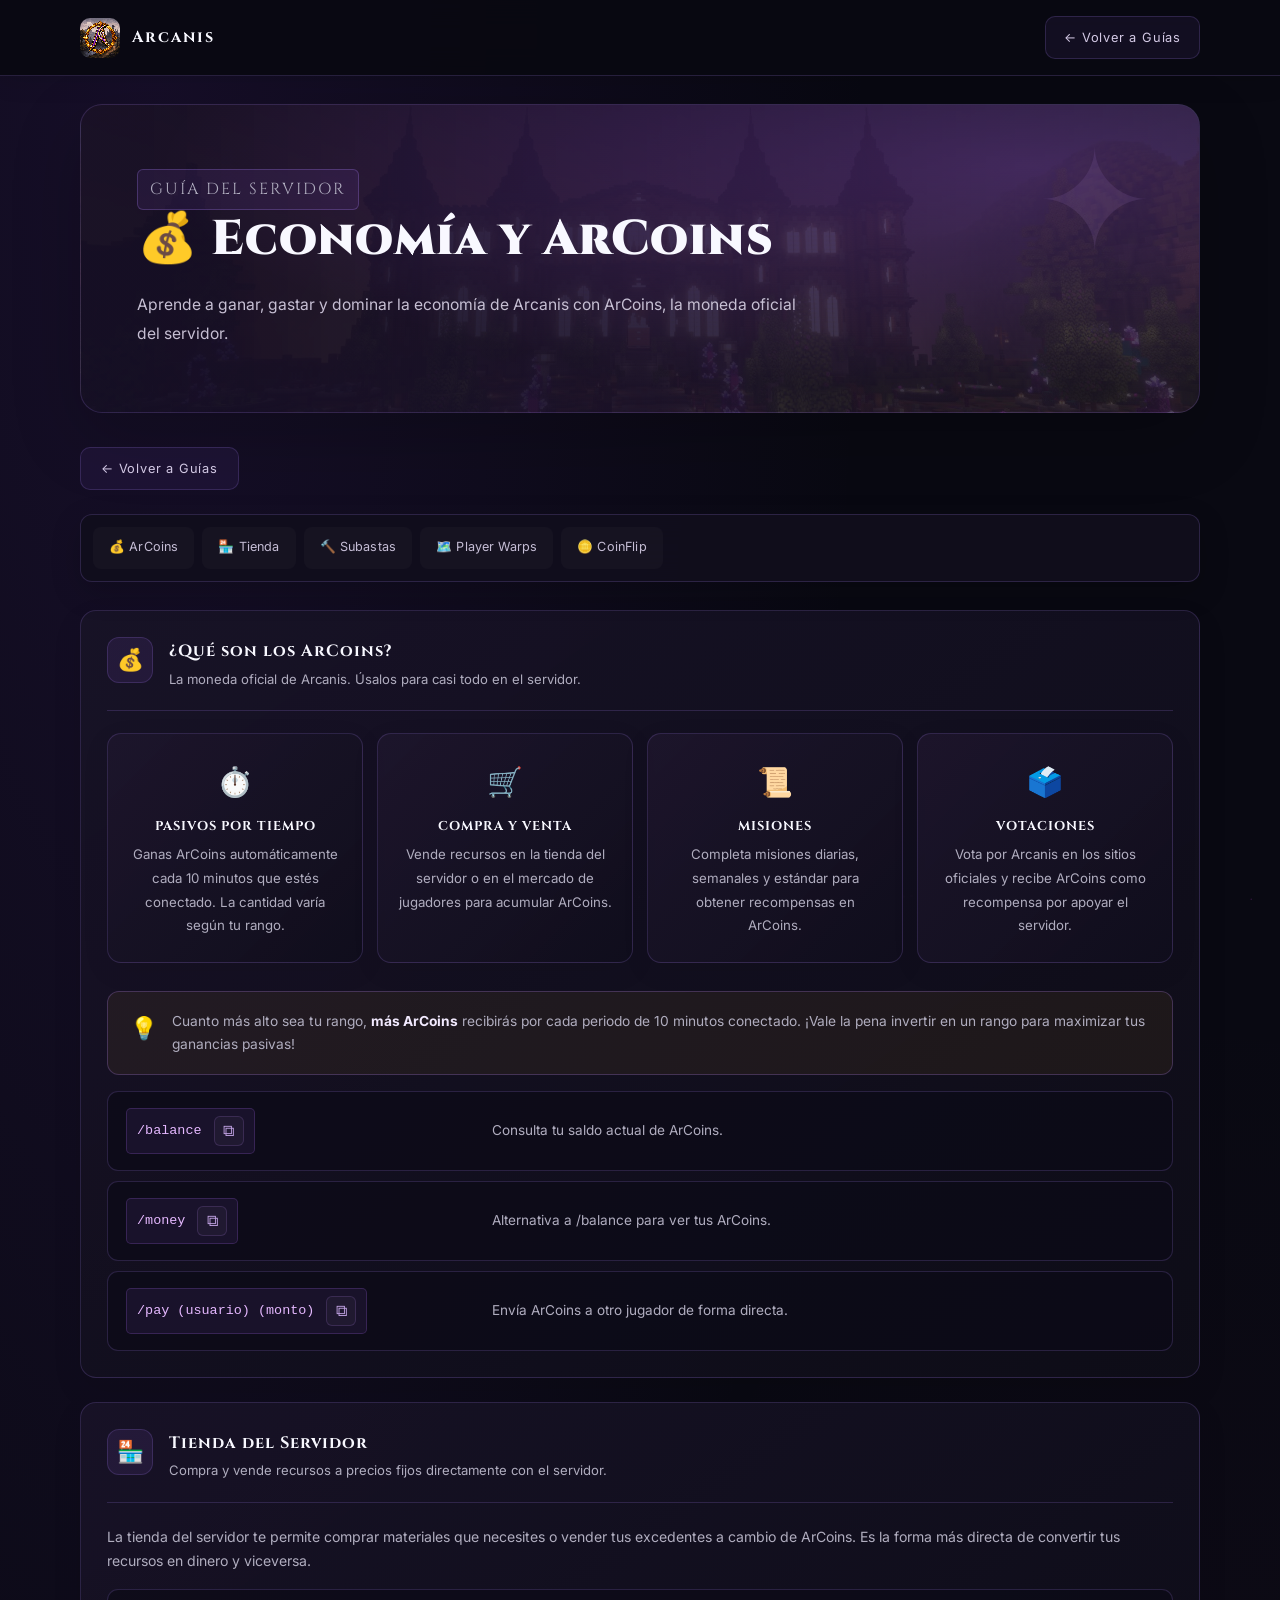
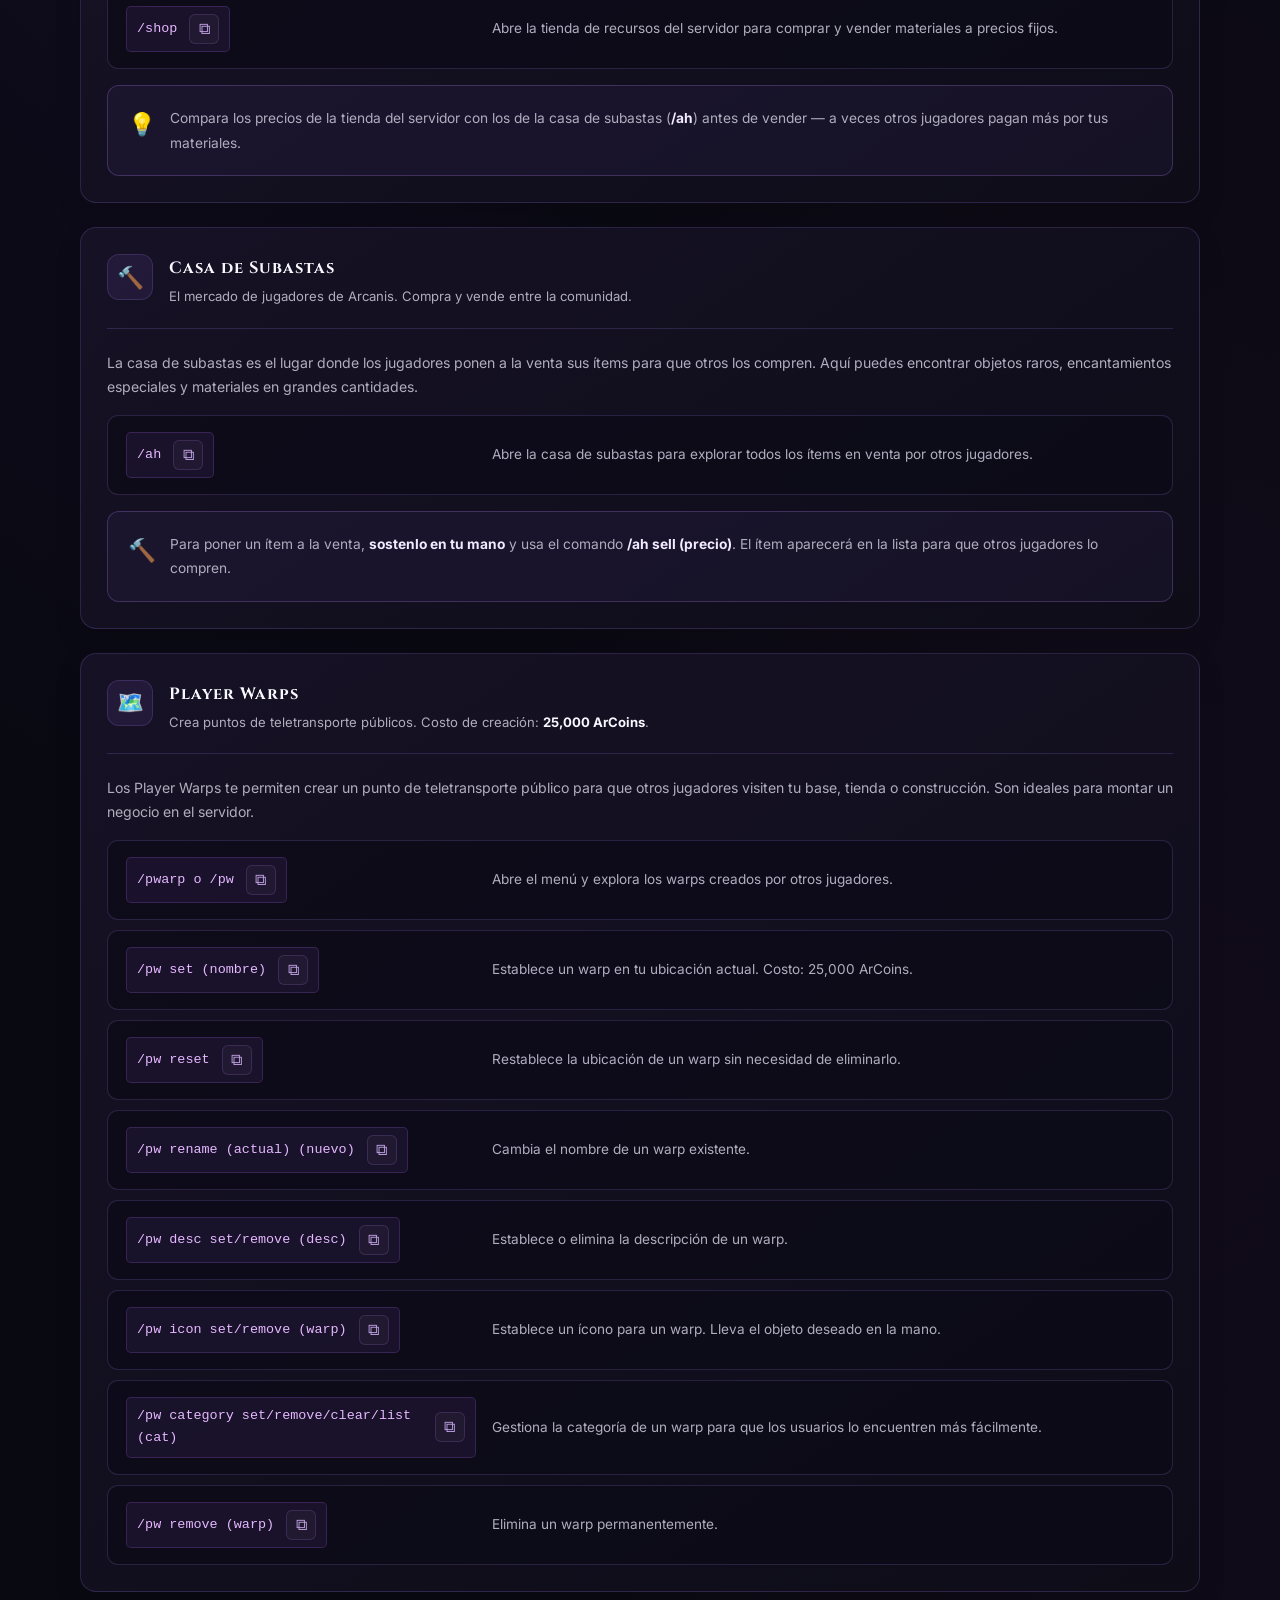
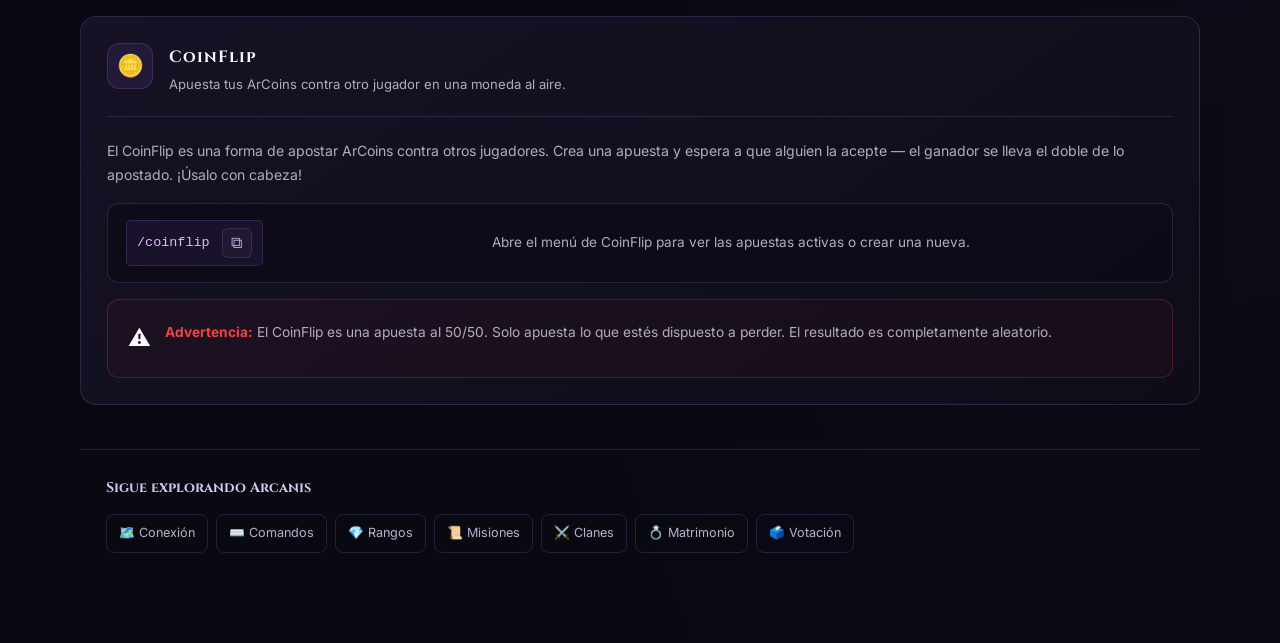
<file: guia-economia.html>
<!DOCTYPE html>
<html lang="es">
<head>
    <meta charset="UTF-8">
    <meta name="viewport" content="width=device-width, initial-scale=1.0">
    <title>Arcanis | Economía y ArCoins</title>
    <link rel="icon" type="image/png" href="Logo_ARCANIS-256.png">
    <link href="https://fonts.googleapis.com/css2?family=Cinzel:wght@400;600;700;900&family=Inter:wght@300;400;500;600&display=swap" rel="stylesheet">
    <style>
        *, *::before, *::after { box-sizing: border-box; margin: 0; padding: 0; }
        :root { --black:#080810; --card:#16162a; --border:rgba(124,58,237,0.18); --border-hover:rgba(124,58,237,0.5); --purple:#7c3aed; --purple-light:#9d5cff; --magenta:#d946ef; --white:#f8f8ff; --muted:#888899; }
        html { scroll-behavior: smooth; }
        body { font-family:'Inter',sans-serif; background:var(--black); color:var(--white); min-height:100vh; overflow-x:hidden; }
        #particles-canvas { position:fixed; top:0; left:0; width:100%; height:100%; pointer-events:none; z-index:0; }
        header { position:sticky; top:0; z-index:100; background:rgba(8,8,16,0.8); backdrop-filter:blur(14px); border-bottom:1px solid var(--border); padding:0 48px; height:62px; display:flex; align-items:center; justify-content:space-between; }
        .nav-left { display:flex; align-items:center; gap:12px; }
        .nav-logo-img { width:32px; height:32px; image-rendering:pixelated; }
        .nav-logo { font-family:'Cinzel',serif; font-size:1rem; font-weight:700; color:var(--white); text-decoration:none; letter-spacing:3px; }
        .nav-back { font-family:'Cinzel',serif; font-size:0.72rem; letter-spacing:1.5px; text-transform:uppercase; color:var(--muted); text-decoration:none; padding: 10px 18px; border:1px solid var(--border); border-radius:6px; transition:all 0.2s; }
        .nav-back:hover { color:var(--white); border-color:var(--border-hover); }
        .nav-back:active, .back-btn:active { transform: scale(0.96); border-color: var(--border-hover); }
        .nav-back, .back-btn, .ptab { -webkit-tap-highlight-color: transparent; }
        .guide-hero { position:relative; z-index:1; padding:80px 32px 60px; text-align:center; background:linear-gradient(135deg,rgba(124,58,237,0.12) 0%,rgba(8,8,16,0.9) 50%,rgba(217,70,239,0.08) 100%); border-bottom:1px solid var(--border); }
        .guide-hero::before { content:''; position:absolute; inset:0; background:radial-gradient(ellipse at 50% 80%,rgba(124,58,237,0.15) 0%,transparent 65%); }
        .guide-hero-content { position:relative; z-index:2; }
        .guide-eyebrow { font-family:'Cinzel',serif; font-size:0.65rem; letter-spacing:4px; text-transform:uppercase; color:var(--purple-light); margin-bottom:12px; }
        .guide-hero h1 { font-family:'Cinzel',serif; font-size:clamp(2rem,5vw,3rem); font-weight:900; color:var(--white); letter-spacing:2px; margin-bottom:14px; text-shadow:0 0 40px rgba(217,70,239,0.3); }
        .guide-hero p { color:var(--muted); font-size:1rem; max-width:520px; margin:0 auto; line-height:1.7; }
        .guide-body { position:relative; z-index:1; max-width:920px; margin:0 auto; padding:64px 32px 100px; }
        .back-btn { display:inline-flex; align-items:center; gap:8px; font-family:'Cinzel',serif; font-size:0.72rem; letter-spacing:1.5px; text-transform:uppercase; text-decoration:none; color:var(--muted); border:1px solid var(--border); border-radius:6px; padding:10px 20px; transition:all 0.2s; margin-bottom:48px; }
        .back-btn:hover { color:var(--white); border-color:var(--border-hover); }

        .cat-nav { display:flex; gap:8px; flex-wrap:wrap; margin-bottom:40px; }
        .cat-btn { font-family:'Cinzel',serif; font-size:0.65rem; letter-spacing:1.5px; text-transform:uppercase; padding:7px 16px; border-radius:6px; border:1px solid var(--border); background:transparent; color:var(--muted); cursor:pointer; transition:all 0.2s; text-decoration:none; }
        .cat-btn:hover { border-color:var(--border-hover); color:var(--white); }
        .cat-btn.active { background:var(--purple); border-color:var(--purple); color:var(--white); }

        .eco-section { margin-bottom:56px; }
        .section-header { display:flex; align-items:center; gap:14px; margin-bottom:20px; padding-bottom:14px; border-bottom:1px solid var(--border); }
        .section-icon { font-size:1.6rem; }
        .section-title { font-family:'Cinzel',serif; font-size:1.1rem; font-weight:700; color:var(--white); letter-spacing:1px; }
        .section-desc { font-size:0.82rem; color:var(--muted); margin-top:3px; }

        .cmd-list { display:flex; flex-direction:column; gap:8px; margin-top:16px; }
        .cmd-item { background:var(--card); border:1px solid var(--border); border-radius:8px; padding:14px 18px; display:grid; grid-template-columns:auto 1fr; gap:0 16px; align-items:start; transition:border-color 0.2s; }
        .cmd-item:hover { border-color:var(--border-hover); }
        .cmd-code { font-family:monospace; font-size:0.85rem; color:#f0abfc; background:rgba(124,58,237,0.12); border:1px solid rgba(124,58,237,0.25); padding:3px 10px; border-radius:5px; white-space:nowrap; align-self:center; }
        .cmd-desc { font-size:0.83rem; color:var(--muted); line-height:1.55; align-self:center; }

        .info-cards { display:grid; grid-template-columns:repeat(auto-fit,minmax(220px,1fr)); gap:14px; margin-bottom:28px; }
        .info-card { background:var(--card); border:1px solid var(--border); border-radius:10px; padding:22px 18px; text-align:center; transition:border-color 0.2s, transform 0.2s; }
        .info-card:hover { border-color:var(--border-hover); transform:translateY(-3px); }
        .info-card-icon { font-size:1.8rem; margin-bottom:10px; }
        .info-card-title { font-family:'Cinzel',serif; font-size:0.8rem; font-weight:700; letter-spacing:1px; color:var(--white); margin-bottom:6px; text-transform:uppercase; }
        .info-card-desc { font-size:0.78rem; color:var(--muted); line-height:1.55; }

        .tip-box { background:rgba(217,70,239,0.06); border:1px solid rgba(217,70,239,0.2); border-radius:10px; padding:18px 22px; display:flex; gap:14px; align-items:flex-start; margin-top:16px; }
        .tip-box p { font-size:0.86rem; color:var(--muted); line-height:1.65; margin:0; }
        .tip-box strong { color:var(--white); }

        .gold-box { background:rgba(251,191,36,0.06); border:1px solid rgba(251,191,36,0.2); border-radius:10px; padding:18px 22px; display:flex; gap:14px; align-items:flex-start; margin-top:16px; }
        .gold-box p { font-size:0.86rem; color:var(--muted); line-height:1.65; margin:0; }
        .gold-box strong { color:#fbbf24; }

        @media(max-width:680px){ header{padding:0 18px;} .guide-body{padding:40px 18px 80px;} .cmd-item{grid-template-columns:1fr;gap:8px;} .cmd-code{white-space:normal;word-break:break-word;} }
    </style>
    <link rel="stylesheet" href="guias.css?v=20261002">
    <script src="guias.js?v=20261002" defer></script>
</head>
<body>
<canvas id="particles-canvas"></canvas>
<header>
    <div class="nav-left">
        <img src="Logo_ARCANIS-256.png" alt="Logo" class="nav-logo-img" width="32" height="32" onerror="this.style.display='none'">
        <a href="index.html" class="nav-logo">Arcanis</a>
    </div>
    <a href="index.html#guias" class="nav-back">← Volver a Guías</a>
</header>

<div class="guide-hero">
    <div class="guide-hero-content">
        <p class="guide-eyebrow">Guía del Servidor</p>
        <h1>💰 Economía y ArCoins</h1>
        <p>Aprende a ganar, gastar y dominar la economía de Arcanis con ArCoins, la moneda oficial del servidor.</p>
    </div>
</div>

<div class="guide-body">
    <a href="index.html#guias" class="back-btn">← Volver a Guías</a>

    <div class="cat-nav">
        <a href="#arccoins" class="cat-btn active">💰 ArCoins</a>
        <a href="#tienda" class="cat-btn">🏪 Tienda</a>
        <a href="#subastas" class="cat-btn">🔨 Subastas</a>
        <a href="#pwarps" class="cat-btn">🗺️ Player Warps</a>
        <a href="#coinflip" class="cat-btn">🪙 CoinFlip</a>
    </div>

    <!-- ARCCOINS -->
    <div class="eco-section" id="arccoins">
        <div class="section-header">
            <span class="section-icon">💰</span>
            <div>
                <div class="section-title">¿Qué son los ArCoins?</div>
                <div class="section-desc">La moneda oficial de Arcanis. Úsalos para casi todo en el servidor.</div>
            </div>
        </div>

        <div class="info-cards">
            <div class="info-card">
                <div class="info-card-icon">⏱️</div>
                <div class="info-card-title">Pasivos por Tiempo</div>
                <div class="info-card-desc">Ganas ArCoins automáticamente cada 10 minutos que estés conectado. La cantidad varía según tu rango.</div>
            </div>
            <div class="info-card">
                <div class="info-card-icon">🛒</div>
                <div class="info-card-title">Compra y Venta</div>
                <div class="info-card-desc">Vende recursos en la tienda del servidor o en el mercado de jugadores para acumular ArCoins.</div>
            </div>
            <div class="info-card">
                <div class="info-card-icon">📜</div>
                <div class="info-card-title">Misiones</div>
                <div class="info-card-desc">Completa misiones diarias, semanales y estándar para obtener recompensas en ArCoins.</div>
            </div>
            <div class="info-card">
                <div class="info-card-icon">🗳️</div>
                <div class="info-card-title">Votaciones</div>
                <div class="info-card-desc">Vota por Arcanis en los sitios oficiales y recibe ArCoins como recompensa por apoyar el servidor.</div>
            </div>
        </div>

        <div class="gold-box">
            <span style="font-size:1.4rem;flex-shrink:0;">💡</span>
            <p>Cuanto más alto sea tu rango, <strong>más ArCoins</strong> recibirás por cada periodo de 10 minutos conectado. ¡Vale la pena invertir en un rango para maximizar tus ganancias pasivas!</p>
        </div>

        <div class="cmd-list">
            <div class="cmd-item"><span class="cmd-code">/balance</span><span class="cmd-desc">Consulta tu saldo actual de ArCoins.</span></div>
            <div class="cmd-item"><span class="cmd-code">/money</span><span class="cmd-desc">Alternativa a /balance para ver tus ArCoins.</span></div>
            <div class="cmd-item"><span class="cmd-code">/pay (usuario) (monto)</span><span class="cmd-desc">Envía ArCoins a otro jugador de forma directa.</span></div>
        </div>
    </div>

    <!-- TIENDA -->
    <div class="eco-section" id="tienda">
        <div class="section-header">
            <span class="section-icon">🏪</span>
            <div>
                <div class="section-title">Tienda del Servidor</div>
                <div class="section-desc">Compra y vende recursos a precios fijos directamente con el servidor.</div>
            </div>
        </div>
        <p style="font-size:0.88rem;color:var(--muted);line-height:1.7;margin-bottom:16px;">La tienda del servidor te permite comprar materiales que necesites o vender tus excedentes a cambio de ArCoins. Es la forma más directa de convertir tus recursos en dinero y viceversa.</p>
        <div class="cmd-list">
            <div class="cmd-item"><span class="cmd-code">/shop</span><span class="cmd-desc">Abre la tienda de recursos del servidor para comprar y vender materiales a precios fijos.</span></div>
        </div>
        <div class="tip-box" style="margin-top:16px;">
            <span style="font-size:1.4rem;flex-shrink:0;">💡</span>
            <p>Compara los precios de la tienda del servidor con los de la casa de subastas (<strong>/ah</strong>) antes de vender — a veces otros jugadores pagan más por tus materiales.</p>
        </div>
    </div>

    <!-- SUBASTAS -->
    <div class="eco-section" id="subastas">
        <div class="section-header">
            <span class="section-icon">🔨</span>
            <div>
                <div class="section-title">Casa de Subastas</div>
                <div class="section-desc">El mercado de jugadores de Arcanis. Compra y vende entre la comunidad.</div>
            </div>
        </div>
        <p style="font-size:0.88rem;color:var(--muted);line-height:1.7;margin-bottom:16px;">La casa de subastas es el lugar donde los jugadores ponen a la venta sus ítems para que otros los compren. Aquí puedes encontrar objetos raros, encantamientos especiales y materiales en grandes cantidades.</p>
        <div class="cmd-list">
            <div class="cmd-item"><span class="cmd-code">/ah</span><span class="cmd-desc">Abre la casa de subastas para explorar todos los ítems en venta por otros jugadores.</span></div>
        </div>
        <div class="tip-box" style="margin-top:16px;">
            <span style="font-size:1.4rem;flex-shrink:0;">🔨</span>
            <p>Para poner un ítem a la venta, <strong>sostenlo en tu mano</strong> y usa el comando <strong>/ah sell (precio)</strong>. El ítem aparecerá en la lista para que otros jugadores lo compren.</p>
        </div>
    </div>

    <!-- PWARPS -->
    <div class="eco-section" id="pwarps">
        <div class="section-header">
            <span class="section-icon">🗺️</span>
            <div>
                <div class="section-title">Player Warps</div>
                <div class="section-desc">Crea puntos de teletransporte públicos. Costo de creación: <strong style="color:var(--white);">25,000 ArCoins</strong>.</div>
            </div>
        </div>
        <p style="font-size:0.88rem;color:var(--muted);line-height:1.7;margin-bottom:16px;">Los Player Warps te permiten crear un punto de teletransporte público para que otros jugadores visiten tu base, tienda o construcción. Son ideales para montar un negocio en el servidor.</p>
        <div class="cmd-list">
            <div class="cmd-item"><span class="cmd-code">/pwarp o /pw</span><span class="cmd-desc">Abre el menú y explora los warps creados por otros jugadores.</span></div>
            <div class="cmd-item"><span class="cmd-code">/pw set (nombre)</span><span class="cmd-desc">Establece un warp en tu ubicación actual. Costo: 25,000 ArCoins.</span></div>
            <div class="cmd-item"><span class="cmd-code">/pw reset</span><span class="cmd-desc">Restablece la ubicación de un warp sin necesidad de eliminarlo.</span></div>
            <div class="cmd-item"><span class="cmd-code">/pw rename (actual) (nuevo)</span><span class="cmd-desc">Cambia el nombre de un warp existente.</span></div>
            <div class="cmd-item"><span class="cmd-code">/pw desc set/remove (desc)</span><span class="cmd-desc">Establece o elimina la descripción de un warp.</span></div>
            <div class="cmd-item"><span class="cmd-code">/pw icon set/remove (warp)</span><span class="cmd-desc">Establece un ícono para un warp. Lleva el objeto deseado en la mano.</span></div>
            <div class="cmd-item"><span class="cmd-code">/pw category set/remove/clear/list (cat)</span><span class="cmd-desc">Gestiona la categoría de un warp para que los usuarios lo encuentren más fácilmente.</span></div>
            <div class="cmd-item"><span class="cmd-code">/pw remove (warp)</span><span class="cmd-desc">Elimina un warp permanentemente.</span></div>
        </div>
    </div>

    <!-- COINFLIP -->
    <div class="eco-section" id="coinflip">
        <div class="section-header">
            <span class="section-icon">🪙</span>
            <div>
                <div class="section-title">CoinFlip</div>
                <div class="section-desc">Apuesta tus ArCoins contra otro jugador en una moneda al aire.</div>
            </div>
        </div>
        <p style="font-size:0.88rem;color:var(--muted);line-height:1.7;margin-bottom:16px;">El CoinFlip es una forma de apostar ArCoins contra otros jugadores. Crea una apuesta y espera a que alguien la acepte — el ganador se lleva el doble de lo apostado. ¡Úsalo con cabeza!</p>
        <div class="cmd-list">
            <div class="cmd-item"><span class="cmd-code">/coinflip</span><span class="cmd-desc">Abre el menú de CoinFlip para ver las apuestas activas o crear una nueva.</span></div>
        </div>
        <div class="tip-box" style="margin-top:16px; border-color:rgba(239,68,68,0.25); background:rgba(239,68,68,0.04);">
            <span style="font-size:1.4rem;flex-shrink:0;">⚠️</span>
            <p><strong style="color:#ef4444;">Advertencia:</strong> El CoinFlip es una apuesta al 50/50. Solo apuesta lo que estés dispuesto a perder. El resultado es completamente aleatorio.</p>
        </div>
    </div>
</div>

<script>
(function(){const c=document.getElementById('particles-canvas');const x=c.getContext('2d');let p=[];function r(){c.width=window.innerWidth;c.height=window.innerHeight;}function n(){return{x:Math.random()*c.width,y:c.height+20,r:Math.random()*1.5+0.4,s:Math.random()*0.5+0.25,a:Math.random()*0.45+0.1,d:(Math.random()-0.5)*0.28};}function i(){r();p=Array.from({length:35},n);}function d(){x.clearRect(0,0,c.width,c.height);p.forEach(t=>{const g=1-(t.y/c.height);const f=g<0.5?t.a:t.a*(1-(g-0.5)/0.5);x.beginPath();x.arc(t.x,t.y,t.r,0,Math.PI*2);x.fillStyle=`rgba(217,70,239,${Math.max(0,f)})`;x.fill();t.y-=t.s;t.x+=t.d;if(t.y<c.height*0.5||t.x<-5||t.x>c.width+5)Object.assign(t,n());});requestAnimationFrame(d);}window.addEventListener('resize',r);i();d();})();
const sections=document.querySelectorAll('.eco-section');const catBtns=document.querySelectorAll('.cat-btn');window.addEventListener('scroll',()=>{let cur='';sections.forEach(s=>{if(window.scrollY>=s.offsetTop-120)cur=s.id;});catBtns.forEach(b=>{b.classList.toggle('active',b.getAttribute('href')==='#'+cur);});});
</script>
</body>
</html>
</file>
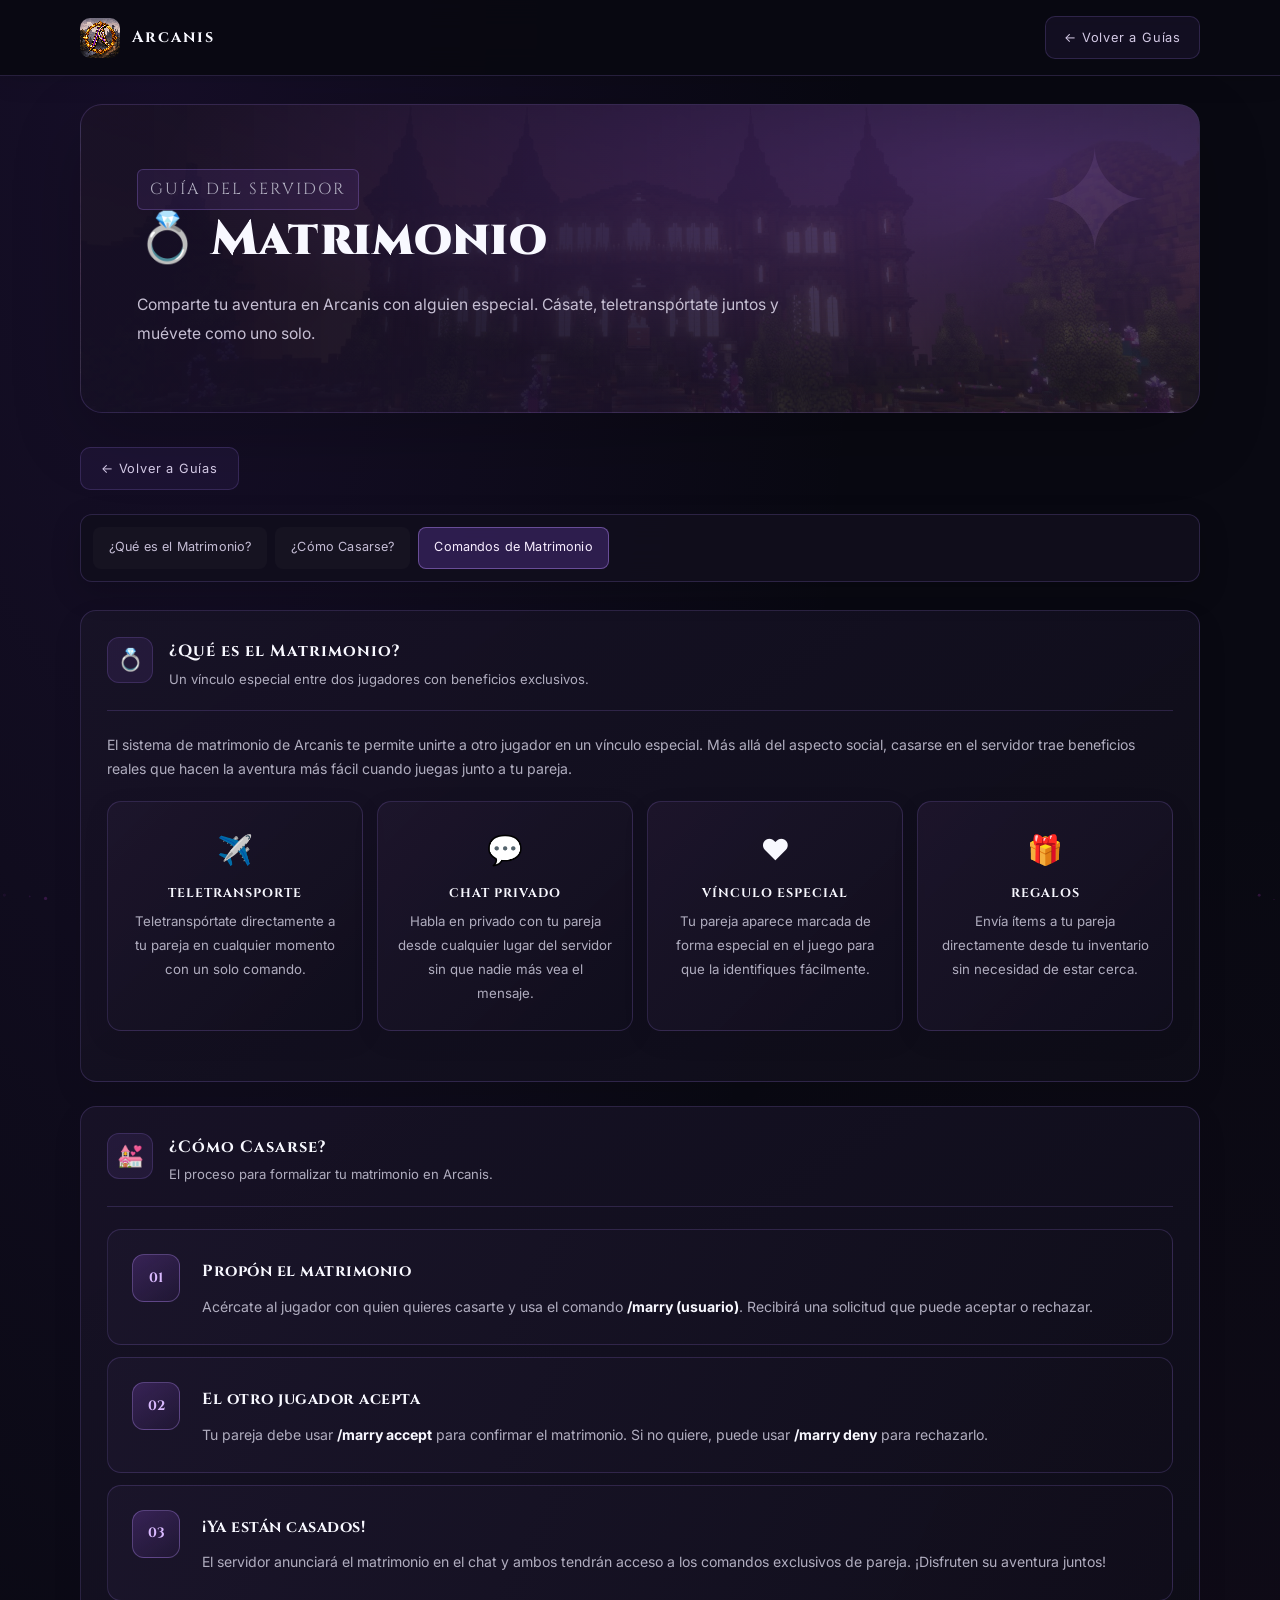
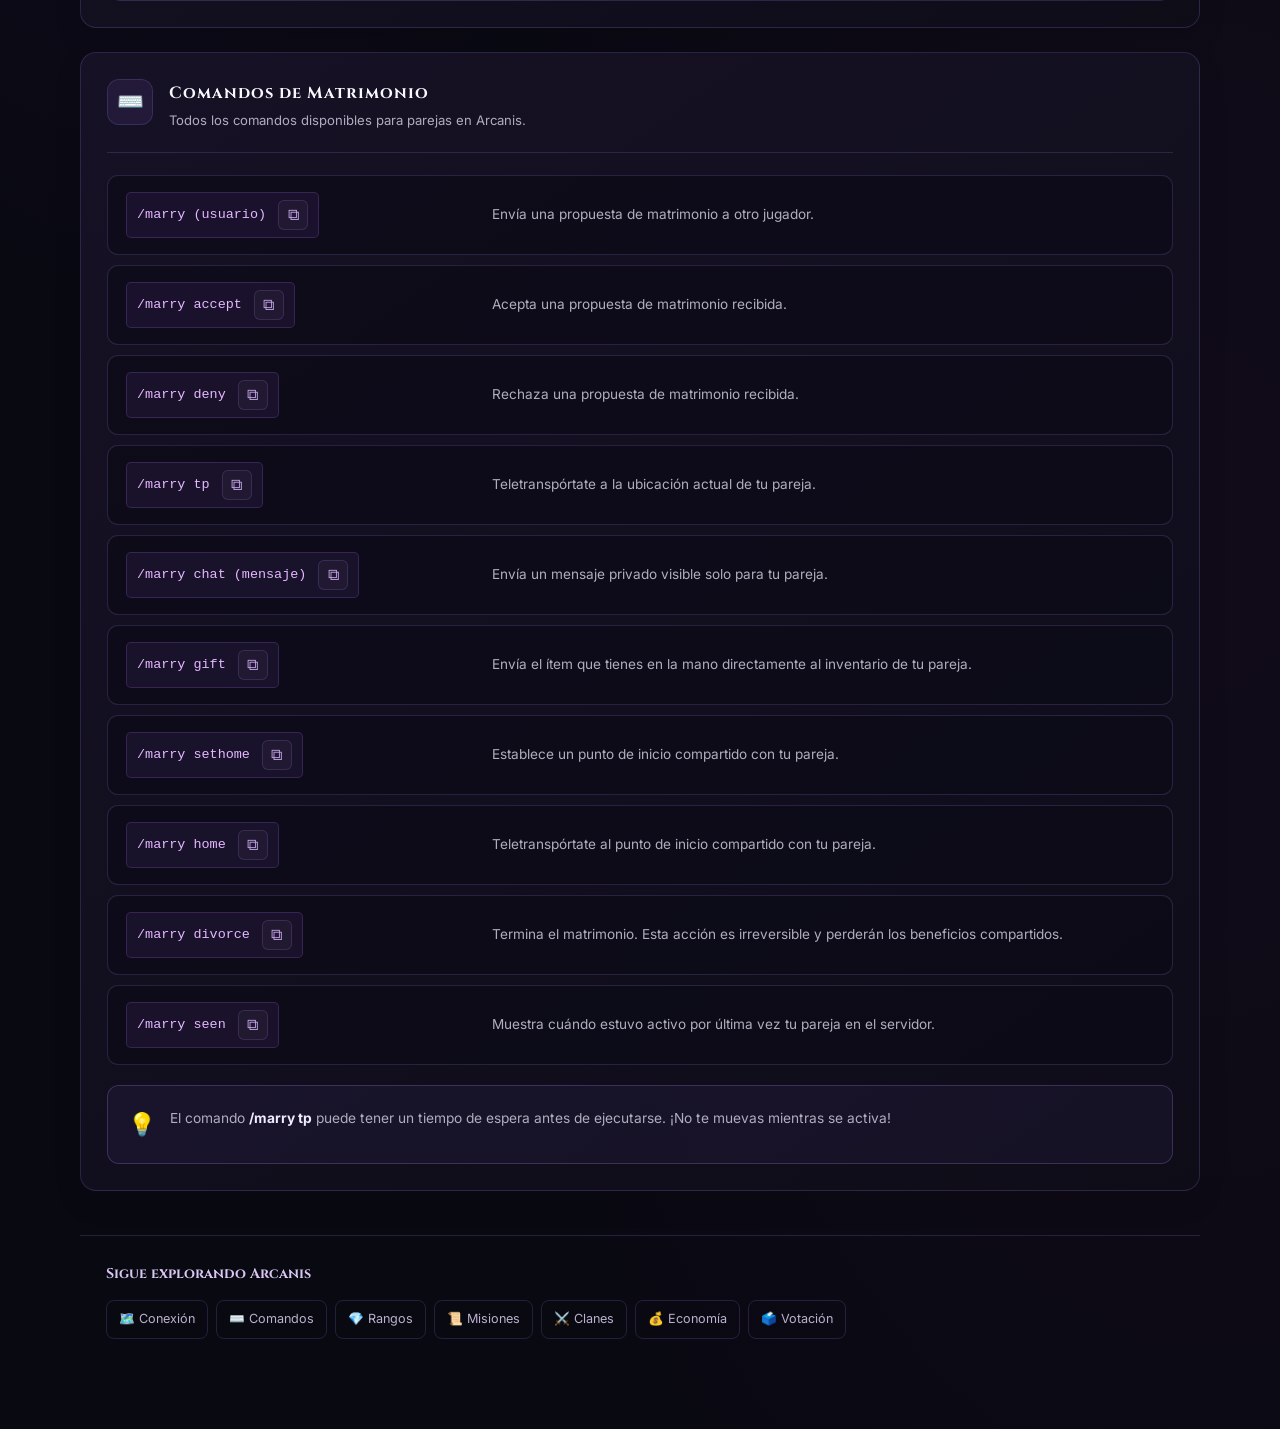
<file: guia-matrimonio.html>
<!DOCTYPE html>
<html lang="es">
<head>
    <meta charset="UTF-8">
    <meta name="viewport" content="width=device-width, initial-scale=1.0">
    <title>Arcanis | Matrimonio</title>
    <link rel="icon" type="image/png" href="Logo_ARCANIS-256.png">
    <link href="https://fonts.googleapis.com/css2?family=Cinzel:wght@400;600;700;900&family=Inter:wght@300;400;500;600&display=swap" rel="stylesheet">
    <style>
        *, *::before, *::after { box-sizing: border-box; margin: 0; padding: 0; }
        :root { --black:#080810; --card:#16162a; --border:rgba(124,58,237,0.18); --border-hover:rgba(124,58,237,0.5); --purple:#7c3aed; --purple-light:#9d5cff; --magenta:#d946ef; --white:#f8f8ff; --muted:#888899; }
        html { scroll-behavior: smooth; }
        body { font-family:'Inter',sans-serif; background:var(--black); color:var(--white); min-height:100vh; overflow-x:hidden; }
        #particles-canvas { position:fixed; top:0; left:0; width:100%; height:100%; pointer-events:none; z-index:0; }
        header { position:sticky; top:0; z-index:100; background:rgba(8,8,16,0.8); backdrop-filter:blur(14px); border-bottom:1px solid var(--border); padding:0 48px; height:62px; display:flex; align-items:center; justify-content:space-between; }
        .nav-left { display:flex; align-items:center; gap:12px; }
        .nav-logo-img { width:32px; height:32px; image-rendering:pixelated; }
        .nav-logo { font-family:'Cinzel',serif; font-size:1rem; font-weight:700; color:var(--white); text-decoration:none; letter-spacing:3px; }
        .nav-back { font-family:'Cinzel',serif; font-size:0.72rem; letter-spacing:1.5px; text-transform:uppercase; color:var(--muted); text-decoration:none; padding: 10px 18px; border:1px solid var(--border); border-radius:6px; transition:all 0.2s; }
        .nav-back:hover { color:var(--white); border-color:var(--border-hover); }
        .nav-back:active, .back-btn:active { transform: scale(0.96); border-color: var(--border-hover); }
        .nav-back, .back-btn, .ptab { -webkit-tap-highlight-color: transparent; }
        .guide-hero { position:relative; z-index:1; padding:80px 32px 60px; text-align:center; background:linear-gradient(135deg,rgba(217,70,239,0.1) 0%,rgba(8,8,16,0.9) 50%,rgba(124,58,237,0.08) 100%); border-bottom:1px solid var(--border); }
        .guide-hero::before { content:''; position:absolute; inset:0; background:radial-gradient(ellipse at 50% 80%,rgba(217,70,239,0.12) 0%,transparent 65%); }
        .guide-hero-content { position:relative; z-index:2; }
        .guide-eyebrow { font-family:'Cinzel',serif; font-size:0.65rem; letter-spacing:4px; text-transform:uppercase; color:var(--purple-light); margin-bottom:12px; }
        .guide-hero h1 { font-family:'Cinzel',serif; font-size:clamp(2rem,5vw,3rem); font-weight:900; color:var(--white); letter-spacing:2px; margin-bottom:14px; text-shadow:0 0 40px rgba(217,70,239,0.4); }
        .guide-hero p { color:var(--muted); font-size:1rem; max-width:520px; margin:0 auto; line-height:1.7; }
        .guide-body { position:relative; z-index:1; max-width:860px; margin:0 auto; padding:64px 32px 100px; }
        .back-btn { display:inline-flex; align-items:center; gap:8px; font-family:'Cinzel',serif; font-size:0.72rem; letter-spacing:1.5px; text-transform:uppercase; text-decoration:none; color:var(--muted); border:1px solid var(--border); border-radius:6px; padding:10px 20px; transition:all 0.2s; margin-bottom:48px; }
        .back-btn:hover { color:var(--white); border-color:var(--border-hover); }

        .section-header { display:flex; align-items:center; gap:14px; margin-bottom:20px; padding-bottom:14px; border-bottom:1px solid var(--border); }
        .section-icon { font-size:1.6rem; }
        .section-title { font-family:'Cinzel',serif; font-size:1.1rem; font-weight:700; color:var(--white); letter-spacing:1px; }
        .section-desc { font-size:0.82rem; color:var(--muted); margin-top:3px; }

        .marry-section { margin-bottom:52px; }

        .perk-grid { display:grid; grid-template-columns:repeat(auto-fit,minmax(220px,1fr)); gap:14px; margin-bottom:24px; }
        .perk-card { background:var(--card); border:1px solid rgba(217,70,239,0.2); border-radius:10px; padding:20px 16px; text-align:center; transition:border-color 0.2s, transform 0.2s; }
        .perk-card:hover { border-color:rgba(217,70,239,0.4); transform:translateY(-3px); }
        .perk-card-icon { font-size:1.8rem; margin-bottom:10px; }
        .perk-card-title { font-family:'Cinzel',serif; font-size:0.78rem; font-weight:700; letter-spacing:1px; color:var(--white); margin-bottom:6px; text-transform:uppercase; }
        .perk-card-desc { font-size:0.76rem; color:var(--muted); line-height:1.55; }

        .cmd-list { display:flex; flex-direction:column; gap:8px; margin-top:16px; }
        .cmd-item { background:var(--card); border:1px solid var(--border); border-radius:8px; padding:14px 18px; display:grid; grid-template-columns:auto 1fr; gap:0 16px; align-items:start; transition:border-color 0.2s; }
        .cmd-item:hover { border-color:var(--border-hover); }
        .cmd-code { font-family:monospace; font-size:0.85rem; color:#f0abfc; background:rgba(124,58,237,0.12); border:1px solid rgba(124,58,237,0.25); padding:3px 10px; border-radius:5px; white-space:nowrap; align-self:center; }
        .cmd-desc { font-size:0.83rem; color:var(--muted); line-height:1.55; align-self:center; }

        .tip-box { background:rgba(217,70,239,0.06); border:1px solid rgba(217,70,239,0.2); border-radius:10px; padding:18px 22px; display:flex; gap:14px; align-items:flex-start; margin-top:16px; }
        .tip-box p { font-size:0.86rem; color:var(--muted); line-height:1.65; margin:0; }
        .tip-box strong { color:var(--white); }

        .steps { display:flex; flex-direction:column; gap:0; position:relative; }
        .steps::before { content:''; position:absolute; left:28px; top:0; bottom:0; width:2px; background:linear-gradient(180deg,var(--magenta),var(--purple)); opacity:0.2; border-radius:2px; }
        .step { display:flex; gap:24px; padding:28px 0; border-bottom:1px solid rgba(124,58,237,0.08); position:relative; }
        .step:last-child { border-bottom:none; }
        .step-num { width:56px; height:56px; flex-shrink:0; border-radius:50%; background:rgba(217,70,239,0.1); border:1px solid rgba(217,70,239,0.35); display:flex; align-items:center; justify-content:center; font-family:'Cinzel',serif; font-size:0.78rem; font-weight:700; color:var(--magenta); position:relative; z-index:1; }
        .step-body { flex:1; padding-top:10px; }
        .step-title { font-family:'Cinzel',serif; font-size:1rem; font-weight:700; color:var(--white); letter-spacing:0.5px; margin-bottom:10px; }
        .step-body p { font-size:0.88rem; color:var(--muted); line-height:1.75; }

        @media(max-width:680px){ header{padding:0 18px;} .guide-body{padding:40px 18px 80px;} .cmd-item{grid-template-columns:1fr;gap:8px;} .cmd-code{white-space:normal;word-break:break-word;} .step-num{width:46px;height:46px;} }
    </style>
    <link rel="stylesheet" href="guias.css?v=20261002">
    <script src="guias.js?v=20261002" defer></script>
</head>
<body>
<canvas id="particles-canvas"></canvas>
<header>
    <div class="nav-left">
        <img src="Logo_ARCANIS-256.png" alt="Logo" class="nav-logo-img" width="32" height="32" onerror="this.style.display='none'">
        <a href="index.html" class="nav-logo">Arcanis</a>
    </div>
    <a href="index.html#guias" class="nav-back">← Volver a Guías</a>
</header>

<div class="guide-hero">
    <div class="guide-hero-content">
        <p class="guide-eyebrow">Guía del Servidor</p>
        <h1>💍 Matrimonio</h1>
        <p>Comparte tu aventura en Arcanis con alguien especial. Cásate, teletranspórtate juntos y muévete como uno solo.</p>
    </div>
</div>

<div class="guide-body">
    <a href="index.html#guias" class="back-btn">← Volver a Guías</a>

    <!-- QUÉ ES -->
    <div class="marry-section">
        <div class="section-header">
            <span class="section-icon">💍</span>
            <div>
                <div class="section-title">¿Qué es el Matrimonio?</div>
                <div class="section-desc">Un vínculo especial entre dos jugadores con beneficios exclusivos.</div>
            </div>
        </div>
        <p style="font-size:0.88rem;color:var(--muted);line-height:1.7;margin-bottom:20px;">El sistema de matrimonio de Arcanis te permite unirte a otro jugador en un vínculo especial. Más allá del aspecto social, casarse en el servidor trae beneficios reales que hacen la aventura más fácil cuando juegas junto a tu pareja.</p>
        <div class="perk-grid">
            <div class="perk-card">
                <div class="perk-card-icon">✈️</div>
                <div class="perk-card-title">Teletransporte</div>
                <div class="perk-card-desc">Teletranspórtate directamente a tu pareja en cualquier momento con un solo comando.</div>
            </div>
            <div class="perk-card">
                <div class="perk-card-icon">💬</div>
                <div class="perk-card-title">Chat Privado</div>
                <div class="perk-card-desc">Habla en privado con tu pareja desde cualquier lugar del servidor sin que nadie más vea el mensaje.</div>
            </div>
            <div class="perk-card">
                <div class="perk-card-icon">❤️</div>
                <div class="perk-card-title">Vínculo Especial</div>
                <div class="perk-card-desc">Tu pareja aparece marcada de forma especial en el juego para que la identifiques fácilmente.</div>
            </div>
            <div class="perk-card">
                <div class="perk-card-icon">🎁</div>
                <div class="perk-card-title">Regalos</div>
                <div class="perk-card-desc">Envía ítems a tu pareja directamente desde tu inventario sin necesidad de estar cerca.</div>
            </div>
        </div>
    </div>

    <!-- CÓMO CASARSE -->
    <div class="marry-section">
        <div class="section-header">
            <span class="section-icon">💒</span>
            <div>
                <div class="section-title">¿Cómo Casarse?</div>
                <div class="section-desc">El proceso para formalizar tu matrimonio en Arcanis.</div>
            </div>
        </div>
        <div class="steps">
            <div class="step">
                <div class="step-num">01</div>
                <div class="step-body">
                    <div class="step-title">Propón el matrimonio</div>
                    <p>Acércate al jugador con quien quieres casarte y usa el comando <strong style="color:var(--white);">/marry (usuario)</strong>. Recibirá una solicitud que puede aceptar o rechazar.</p>
                </div>
            </div>
            <div class="step">
                <div class="step-num">02</div>
                <div class="step-body">
                    <div class="step-title">El otro jugador acepta</div>
                    <p>Tu pareja debe usar <strong style="color:var(--white);">/marry accept</strong> para confirmar el matrimonio. Si no quiere, puede usar <strong style="color:var(--white);">/marry deny</strong> para rechazarlo.</p>
                </div>
            </div>
            <div class="step">
                <div class="step-num">03</div>
                <div class="step-body">
                    <div class="step-title">¡Ya están casados!</div>
                    <p>El servidor anunciará el matrimonio en el chat y ambos tendrán acceso a los comandos exclusivos de pareja. ¡Disfruten su aventura juntos!</p>
                </div>
            </div>
        </div>
    </div>

    <!-- COMANDOS -->
    <div class="marry-section">
        <div class="section-header">
            <span class="section-icon">⌨️</span>
            <div>
                <div class="section-title">Comandos de Matrimonio</div>
                <div class="section-desc">Todos los comandos disponibles para parejas en Arcanis.</div>
            </div>
        </div>
        <div class="cmd-list">
            <div class="cmd-item"><span class="cmd-code">/marry (usuario)</span><span class="cmd-desc">Envía una propuesta de matrimonio a otro jugador.</span></div>
            <div class="cmd-item"><span class="cmd-code">/marry accept</span><span class="cmd-desc">Acepta una propuesta de matrimonio recibida.</span></div>
            <div class="cmd-item"><span class="cmd-code">/marry deny</span><span class="cmd-desc">Rechaza una propuesta de matrimonio recibida.</span></div>
            <div class="cmd-item"><span class="cmd-code">/marry tp</span><span class="cmd-desc">Teletranspórtate a la ubicación actual de tu pareja.</span></div>
            <div class="cmd-item"><span class="cmd-code">/marry chat (mensaje)</span><span class="cmd-desc">Envía un mensaje privado visible solo para tu pareja.</span></div>
            <div class="cmd-item"><span class="cmd-code">/marry gift</span><span class="cmd-desc">Envía el ítem que tienes en la mano directamente al inventario de tu pareja.</span></div>
            <div class="cmd-item"><span class="cmd-code">/marry sethome</span><span class="cmd-desc">Establece un punto de inicio compartido con tu pareja.</span></div>
            <div class="cmd-item"><span class="cmd-code">/marry home</span><span class="cmd-desc">Teletranspórtate al punto de inicio compartido con tu pareja.</span></div>
            <div class="cmd-item"><span class="cmd-code">/marry divorce</span><span class="cmd-desc">Termina el matrimonio. Esta acción es irreversible y perderán los beneficios compartidos.</span></div>
            <div class="cmd-item"><span class="cmd-code">/marry seen</span><span class="cmd-desc">Muestra cuándo estuvo activo por última vez tu pareja en el servidor.</span></div>
        </div>
        <div class="tip-box" style="margin-top:20px;">
            <span style="font-size:1.4rem;flex-shrink:0;">💡</span>
            <p>El comando <strong>/marry tp</strong> puede tener un tiempo de espera antes de ejecutarse. ¡No te muevas mientras se activa!</p>
        </div>
    </div>
</div>

<script>
(function(){const c=document.getElementById('particles-canvas');const x=c.getContext('2d');let p=[];function r(){c.width=window.innerWidth;c.height=window.innerHeight;}function n(){return{x:Math.random()*c.width,y:c.height+20,r:Math.random()*1.5+0.4,s:Math.random()*0.5+0.25,a:Math.random()*0.45+0.1,d:(Math.random()-0.5)*0.28};}function i(){r();p=Array.from({length:35},n);}function d(){x.clearRect(0,0,c.width,c.height);p.forEach(t=>{const g=1-(t.y/c.height);const f=g<0.5?t.a:t.a*(1-(g-0.5)/0.5);x.beginPath();x.arc(t.x,t.y,t.r,0,Math.PI*2);x.fillStyle=`rgba(217,70,239,${Math.max(0,f)})`;x.fill();t.y-=t.s;t.x+=t.d;if(t.y<c.height*0.5||t.x<-5||t.x>c.width+5)Object.assign(t,n());});requestAnimationFrame(d);}window.addEventListener('resize',r);i();d();})();
</script>
</body>
</html>
</file>
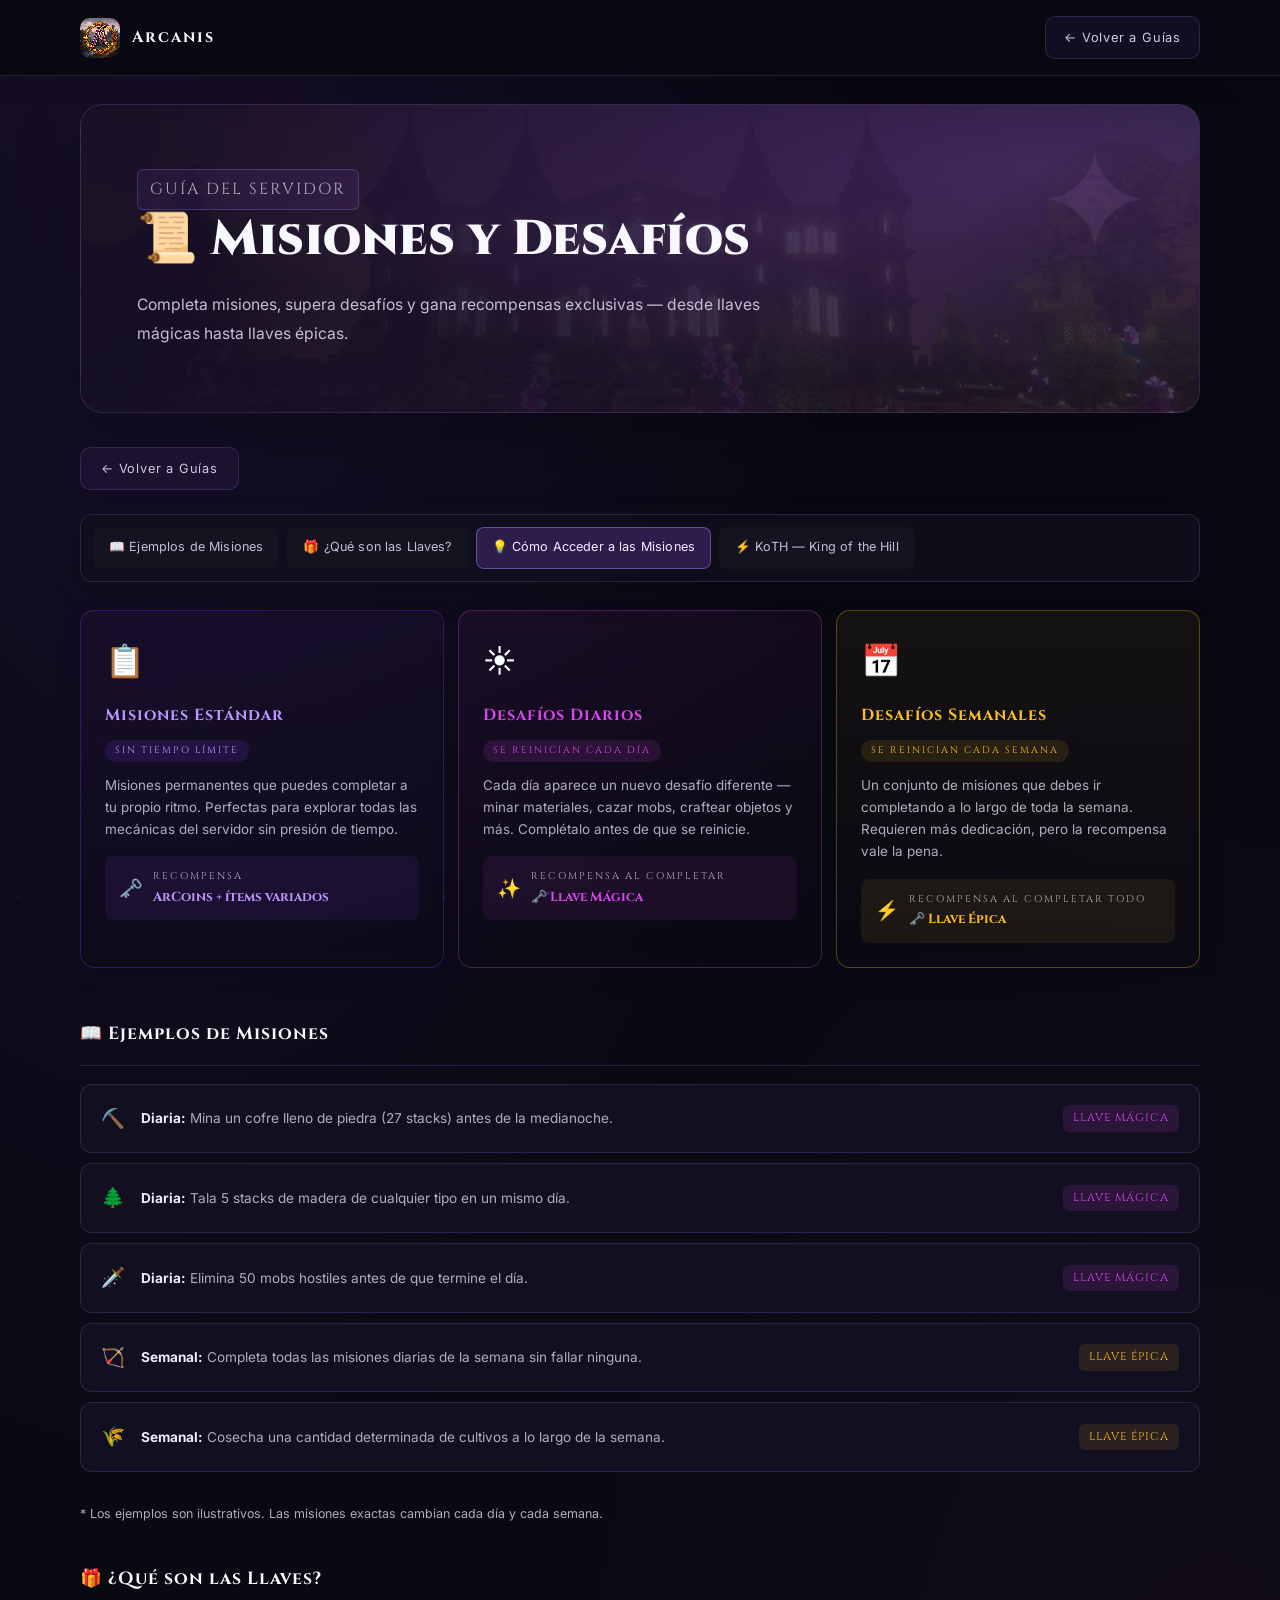
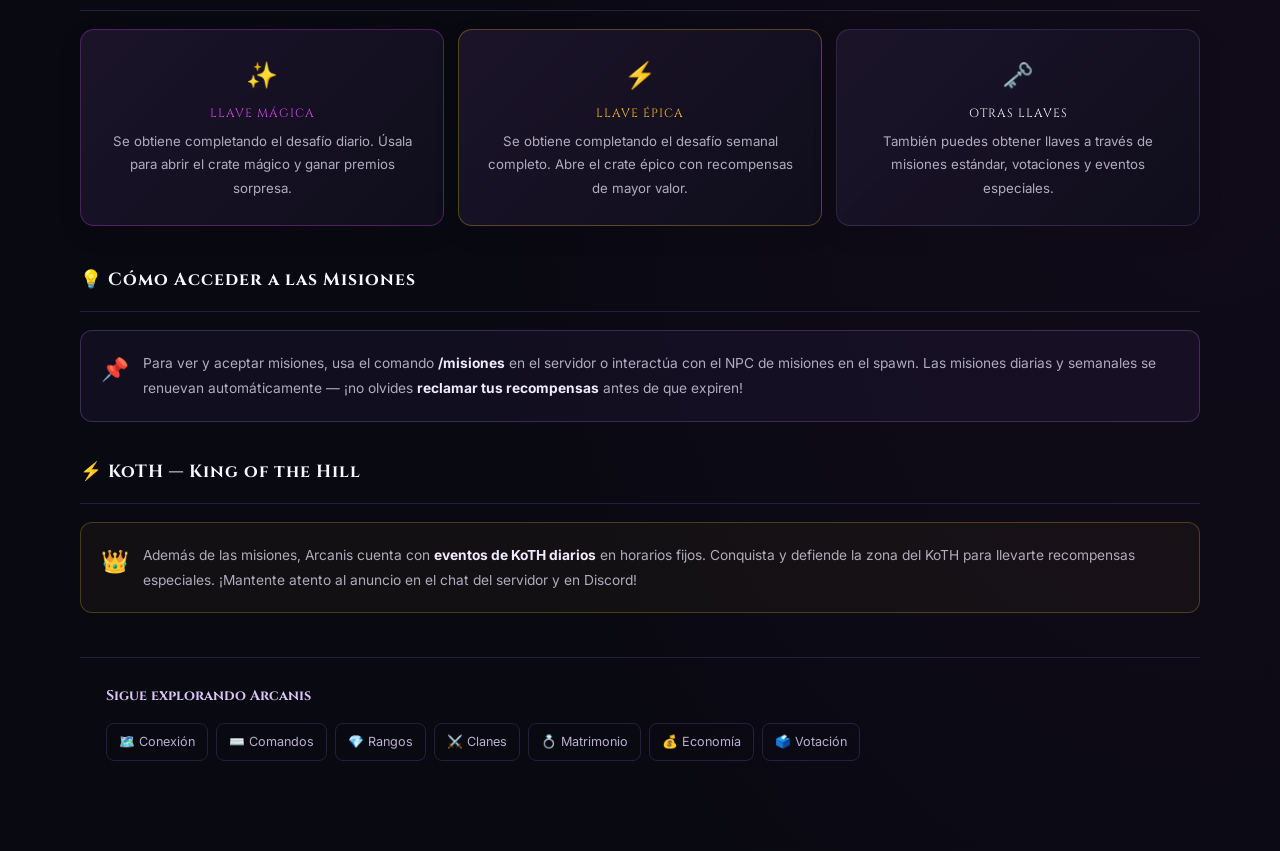
<file: guia-misiones.html>
<!DOCTYPE html>
<html lang="es">
<head>
    <meta charset="UTF-8">
    <meta name="viewport" content="width=device-width, initial-scale=1.0">
    <title>Arcanis | Misiones y Desafíos</title>
    <link rel="icon" type="image/png" href="Logo_ARCANIS-256.png">
    <link href="https://fonts.googleapis.com/css2?family=Cinzel:wght@400;600;700;900&family=Inter:wght@300;400;500;600&display=swap" rel="stylesheet">
    <style>
        *, *::before, *::after { box-sizing: border-box; margin: 0; padding: 0; }
        :root { --black:#080810; --card:#16162a; --border:rgba(124,58,237,0.18); --border-hover:rgba(124,58,237,0.5); --purple:#7c3aed; --purple-light:#9d5cff; --magenta:#d946ef; --white:#f8f8ff; --muted:#888899; }
        html { scroll-behavior: smooth; }
        body { font-family:'Inter',sans-serif; background:var(--black); color:var(--white); min-height:100vh; overflow-x:hidden; }
        #particles-canvas { position:fixed; top:0; left:0; width:100%; height:100%; pointer-events:none; z-index:0; }
        header { position:sticky; top:0; z-index:100; background:rgba(8,8,16,0.8); backdrop-filter:blur(14px); border-bottom:1px solid var(--border); padding:0 48px; height:62px; display:flex; align-items:center; justify-content:space-between; }
        .nav-left { display:flex; align-items:center; gap:12px; }
        .nav-logo-img { width:32px; height:32px; image-rendering:pixelated; }
        .nav-logo { font-family:'Cinzel',serif; font-size:1rem; font-weight:700; color:var(--white); text-decoration:none; letter-spacing:3px; }
        .nav-back { font-family:'Cinzel',serif; font-size:0.72rem; letter-spacing:1.5px; text-transform:uppercase; color:var(--muted); text-decoration:none; padding: 10px 18px; border:1px solid var(--border); border-radius:6px; transition:all 0.2s; }
        .nav-back:hover { color:var(--white); border-color:var(--border-hover); }
        .nav-back:active, .back-btn:active { transform: scale(0.96); border-color: var(--border-hover); }
        .nav-back, .back-btn, .ptab { -webkit-tap-highlight-color: transparent; }
        .guide-hero { position:relative; z-index:1; padding:80px 32px 60px; text-align:center; background:linear-gradient(135deg,rgba(124,58,237,0.12) 0%,rgba(8,8,16,0.9) 50%,rgba(217,70,239,0.08) 100%); border-bottom:1px solid var(--border); }
        .guide-hero::before { content:''; position:absolute; inset:0; background:radial-gradient(ellipse at 50% 80%,rgba(124,58,237,0.15) 0%,transparent 65%); }
        .guide-hero-content { position:relative; z-index:2; }
        .guide-eyebrow { font-family:'Cinzel',serif; font-size:0.65rem; letter-spacing:4px; text-transform:uppercase; color:var(--purple-light); margin-bottom:12px; }
        .guide-hero h1 { font-family:'Cinzel',serif; font-size:clamp(2rem,5vw,3rem); font-weight:900; color:var(--white); letter-spacing:2px; margin-bottom:14px; text-shadow:0 0 40px rgba(217,70,239,0.3); }
        .guide-hero p { color:var(--muted); font-size:1rem; max-width:520px; margin:0 auto; line-height:1.7; }
        .guide-body { position:relative; z-index:1; max-width:920px; margin:0 auto; padding:64px 32px 100px; }
        .back-btn { display:inline-flex; align-items:center; gap:8px; font-family:'Cinzel',serif; font-size:0.72rem; letter-spacing:1.5px; text-transform:uppercase; text-decoration:none; color:var(--muted); border:1px solid var(--border); border-radius:6px; padding:10px 20px; transition:all 0.2s; margin-bottom:48px; }
        .back-btn:hover { color:var(--white); border-color:var(--border-hover); }

        .mission-types { display:grid; grid-template-columns:repeat(auto-fit,minmax(280px,1fr)); gap:20px; margin-bottom:52px; }
        .mission-type { border-radius:14px; overflow:hidden; border:1px solid; }
        .mission-type-header { padding:24px 24px 0; }
        .mt-icon { font-size:2rem; margin-bottom:14px; }
        .mt-title { font-family:'Cinzel',serif; font-size:1rem; font-weight:700; letter-spacing:1px; margin-bottom:6px; }
        .mt-freq { font-family:'Cinzel',serif; font-size:0.6rem; letter-spacing:2px; text-transform:uppercase; margin-bottom:12px; padding:3px 10px; border-radius:20px; display:inline-block; }
        .mt-desc { font-size:0.84rem; color:var(--muted); line-height:1.65; padding:0 24px; }
        .mt-reward { display:flex; align-items:center; gap:10px; margin:16px 24px 24px; padding:12px 14px; border-radius:8px; }
        .mt-reward-label { font-family:'Cinzel',serif; font-size:0.62rem; letter-spacing:2px; text-transform:uppercase; color:var(--muted); margin-bottom:2px; }
        .mt-reward-value { font-family:'Cinzel',serif; font-size:0.82rem; font-weight:700; }

        .section-title { font-family:'Cinzel',serif; font-size:1.2rem; font-weight:700; color:var(--white); letter-spacing:1px; margin:52px 0 20px; padding-bottom:12px; border-bottom:1px solid var(--border); }

        .reward-grid { display:grid; grid-template-columns:repeat(auto-fit,minmax(200px,1fr)); gap:14px; margin-bottom:40px; }
        .reward-item { background:rgba(124,58,237,0.07); border:1px solid var(--border); border-radius:9px; padding:18px 16px; text-align:center; }
        .reward-icon { font-size:1.6rem; margin-bottom:8px; }
        .reward-name { font-family:'Cinzel',serif; font-size:0.75rem; letter-spacing:1px; text-transform:uppercase; color:var(--white); margin-bottom:6px; }
        .reward-desc { font-size:0.78rem; color:var(--muted); line-height:1.5; }

        .example-missions { display:flex; flex-direction:column; gap:10px; margin-bottom:32px; }
        .example-item { background:var(--card); border:1px solid var(--border); border-radius:8px; padding:14px 18px; display:flex; align-items:center; gap:16px; transition:border-color 0.2s; }
        .example-item:hover { border-color:var(--border-hover); }
        .example-icon { font-size:1.2rem; flex-shrink:0; }
        .example-text { font-size:0.84rem; color:var(--muted); line-height:1.5; flex:1; }
        .example-text strong { color:var(--white); }
        .example-reward { font-family:'Cinzel',serif; font-size:0.7rem; letter-spacing:1px; text-transform:uppercase; padding:4px 10px; border-radius:20px; white-space:nowrap; flex-shrink:0; }

        .tip-box { background:rgba(217,70,239,0.06); border:1px solid rgba(217,70,239,0.2); border-radius:10px; padding:20px 24px; display:flex; gap:14px; align-items:flex-start; }
        .tip-box p { font-size:0.86rem; color:var(--muted); line-height:1.65; margin:0; }
        .tip-box strong { color:var(--white); }

        @media(max-width:680px){ header{padding:0 18px;} .guide-body{padding:40px 18px 80px;} .mission-types{grid-template-columns:1fr;} }
    </style>
    <link rel="stylesheet" href="guias.css?v=20261002">
    <script src="guias.js?v=20261002" defer></script>
</head>
<body>
<canvas id="particles-canvas"></canvas>
<header>
    <div class="nav-left">
        <img src="Logo_ARCANIS-256.png" alt="Logo" class="nav-logo-img" width="32" height="32" onerror="this.style.display='none'">
        <a href="index.html" class="nav-logo">Arcanis</a>
    </div>
    <a href="index.html#guias" class="nav-back">← Volver a Guías</a>
</header>
<div class="guide-hero">
    <div class="guide-hero-content">
        <p class="guide-eyebrow">Guía del Servidor</p>
        <h1>📜 Misiones y Desafíos</h1>
        <p>Completa misiones, supera desafíos y gana recompensas exclusivas — desde llaves mágicas hasta llaves épicas.</p>
    </div>
</div>
<div class="guide-body">
    <a href="index.html#guias" class="back-btn">← Volver a Guías</a>

    <div class="mission-types">
        <!-- ESTÁNDAR -->
        <div class="mission-type" style="border-color:rgba(124,58,237,0.3);background:linear-gradient(180deg,rgba(124,58,237,0.05),transparent);">
            <div class="mission-type-header">
                <div class="mt-icon">📋</div>
                <div class="mt-title" style="color:var(--purple-light);">Misiones Estándar</div>
                <span class="mt-freq" style="background:rgba(124,58,237,0.15);color:var(--purple-light);">Sin tiempo límite</span>
            </div>
            <p class="mt-desc">Misiones permanentes que puedes completar a tu propio ritmo. Perfectas para explorar todas las mecánicas del servidor sin presión de tiempo.</p>
            <div class="mt-reward" style="background:rgba(124,58,237,0.1);">
                <span style="font-size:1.2rem;">🗝️</span>
                <div>
                    <div class="mt-reward-label">Recompensa</div>
                    <div class="mt-reward-value" style="color:var(--purple-light);">ArCoins + ítems variados</div>
                </div>
            </div>
        </div>
        <!-- DIARIAS -->
        <div class="mission-type" style="border-color:rgba(217,70,239,0.3);background:linear-gradient(180deg,rgba(217,70,239,0.05),transparent);">
            <div class="mission-type-header">
                <div class="mt-icon">☀️</div>
                <div class="mt-title" style="color:var(--magenta);">Desafíos Diarios</div>
                <span class="mt-freq" style="background:rgba(217,70,239,0.12);color:var(--magenta);">Se reinician cada día</span>
            </div>
            <p class="mt-desc">Cada día aparece un nuevo desafío diferente — minar materiales, cazar mobs, craftear objetos y más. Complétalo antes de que se reinicie.</p>
            <div class="mt-reward" style="background:rgba(217,70,239,0.08);">
                <span style="font-size:1.2rem;">✨</span>
                <div>
                    <div class="mt-reward-label">Recompensa al completar</div>
                    <div class="mt-reward-value" style="color:var(--magenta);">🗝️ Llave Mágica</div>
                </div>
            </div>
        </div>
        <!-- SEMANALES -->
        <div class="mission-type" style="border-color:rgba(251,191,36,0.3);background:linear-gradient(180deg,rgba(251,191,36,0.05),transparent);">
            <div class="mission-type-header">
                <div class="mt-icon">📅</div>
                <div class="mt-title" style="color:#fbbf24;">Desafíos Semanales</div>
                <span class="mt-freq" style="background:rgba(251,191,36,0.1);color:#fbbf24;">Se reinician cada semana</span>
            </div>
            <p class="mt-desc">Un conjunto de misiones que debes ir completando a lo largo de toda la semana. Requieren más dedicación, pero la recompensa vale la pena.</p>
            <div class="mt-reward" style="background:rgba(251,191,36,0.07);">
                <span style="font-size:1.2rem;">⚡</span>
                <div>
                    <div class="mt-reward-label">Recompensa al completar todo</div>
                    <div class="mt-reward-value" style="color:#fbbf24;">🗝️ Llave Épica</div>
                </div>
            </div>
        </div>
    </div>

    <p class="section-title">📖 Ejemplos de Misiones</p>
    <div class="example-missions">
        <div class="example-item">
            <span class="example-icon">⛏️</span>
            <span class="example-text"><strong>Diaria:</strong> Mina un cofre lleno de piedra (27 stacks) antes de la medianoche.</span>
            <span class="example-reward" style="background:rgba(217,70,239,0.12);color:var(--magenta);">Llave Mágica</span>
        </div>
        <div class="example-item">
            <span class="example-icon">🌲</span>
            <span class="example-text"><strong>Diaria:</strong> Tala 5 stacks de madera de cualquier tipo en un mismo día.</span>
            <span class="example-reward" style="background:rgba(217,70,239,0.12);color:var(--magenta);">Llave Mágica</span>
        </div>
        <div class="example-item">
            <span class="example-icon">🗡️</span>
            <span class="example-text"><strong>Diaria:</strong> Elimina 50 mobs hostiles antes de que termine el día.</span>
            <span class="example-reward" style="background:rgba(217,70,239,0.12);color:var(--magenta);">Llave Mágica</span>
        </div>
        <div class="example-item">
            <span class="example-icon">🏹</span>
            <span class="example-text"><strong>Semanal:</strong> Completa todas las misiones diarias de la semana sin fallar ninguna.</span>
            <span class="example-reward" style="background:rgba(251,191,36,0.1);color:#fbbf24;">Llave Épica</span>
        </div>
        <div class="example-item">
            <span class="example-icon">🌾</span>
            <span class="example-text"><strong>Semanal:</strong> Cosecha una cantidad determinada de cultivos a lo largo de la semana.</span>
            <span class="example-reward" style="background:rgba(251,191,36,0.1);color:#fbbf24;">Llave Épica</span>
        </div>
    </div>
    <p style="font-size:0.78rem;color:var(--muted);margin-bottom:40px;">* Los ejemplos son ilustrativos. Las misiones exactas cambian cada día y cada semana.</p>

    <p class="section-title">🎁 ¿Qué son las Llaves?</p>
    <div class="reward-grid">
        <div class="reward-item" style="border-color:rgba(217,70,239,0.3);">
            <div class="reward-icon">✨</div>
            <div class="reward-name" style="color:var(--magenta);">Llave Mágica</div>
            <div class="reward-desc">Se obtiene completando el desafío diario. Úsala para abrir el crate mágico y ganar premios sorpresa.</div>
        </div>
        <div class="reward-item" style="border-color:rgba(251,191,36,0.3);">
            <div class="reward-icon">⚡</div>
            <div class="reward-name" style="color:#fbbf24;">Llave Épica</div>
            <div class="reward-desc">Se obtiene completando el desafío semanal completo. Abre el crate épico con recompensas de mayor valor.</div>
        </div>
        <div class="reward-item">
            <div class="reward-icon">🗝️</div>
            <div class="reward-name">Otras Llaves</div>
            <div class="reward-desc">También puedes obtener llaves a través de misiones estándar, votaciones y eventos especiales.</div>
        </div>
    </div>

    <p class="section-title">💡 Cómo Acceder a las Misiones</p>
    <div class="tip-box">
        <span style="font-size:1.4rem;flex-shrink:0;">📌</span>
        <p>Para ver y aceptar misiones, usa el comando <strong>/misiones</strong> en el servidor o interactúa con el NPC de misiones en el spawn. Las misiones diarias y semanales se renuevan automáticamente — ¡no olvides <strong>reclamar tus recompensas</strong> antes de que expiren!</p>
    </div>

    <p class="section-title">⚡ KoTH — King of the Hill</p>
    <div class="tip-box" style="margin-top:0; border-color:rgba(251,191,36,0.25);background:rgba(251,191,36,0.04);">
        <span style="font-size:1.4rem;flex-shrink:0;">👑</span>
        <p>Además de las misiones, Arcanis cuenta con <strong>eventos de KoTH diarios</strong> en horarios fijos. Conquista y defiende la zona del KoTH para llevarte recompensas especiales. ¡Mantente atento al anuncio en el chat del servidor y en Discord!</p>
    </div>
</div>
<script>
(function(){const canvas=document.getElementById('particles-canvas');const ctx=canvas.getContext('2d');let pts=[];function resize(){canvas.width=window.innerWidth;canvas.height=window.innerHeight;}function newP(){return{x:Math.random()*canvas.width,y:canvas.height+20,r:Math.random()*1.5+0.4,speed:Math.random()*0.5+0.25,alpha:Math.random()*0.45+0.1,drift:(Math.random()-0.5)*0.28};}function init(){resize();pts=Array.from({length:35},newP);}function draw(){ctx.clearRect(0,0,canvas.width,canvas.height);pts.forEach(p=>{const prog=1-(p.y/canvas.height);const fade=prog<0.5?p.alpha:p.alpha*(1-(prog-0.5)/0.5);ctx.beginPath();ctx.arc(p.x,p.y,p.r,0,Math.PI*2);ctx.fillStyle=`rgba(217,70,239,${Math.max(0,fade)})`;ctx.fill();p.y-=p.speed;p.x+=p.drift;if(p.y<canvas.height*0.5||p.x<-5||p.x>canvas.width+5)Object.assign(p,newP());});requestAnimationFrame(draw);}window.addEventListener('resize',resize);init();draw();})();
</script>
</body>
</html>
</file>
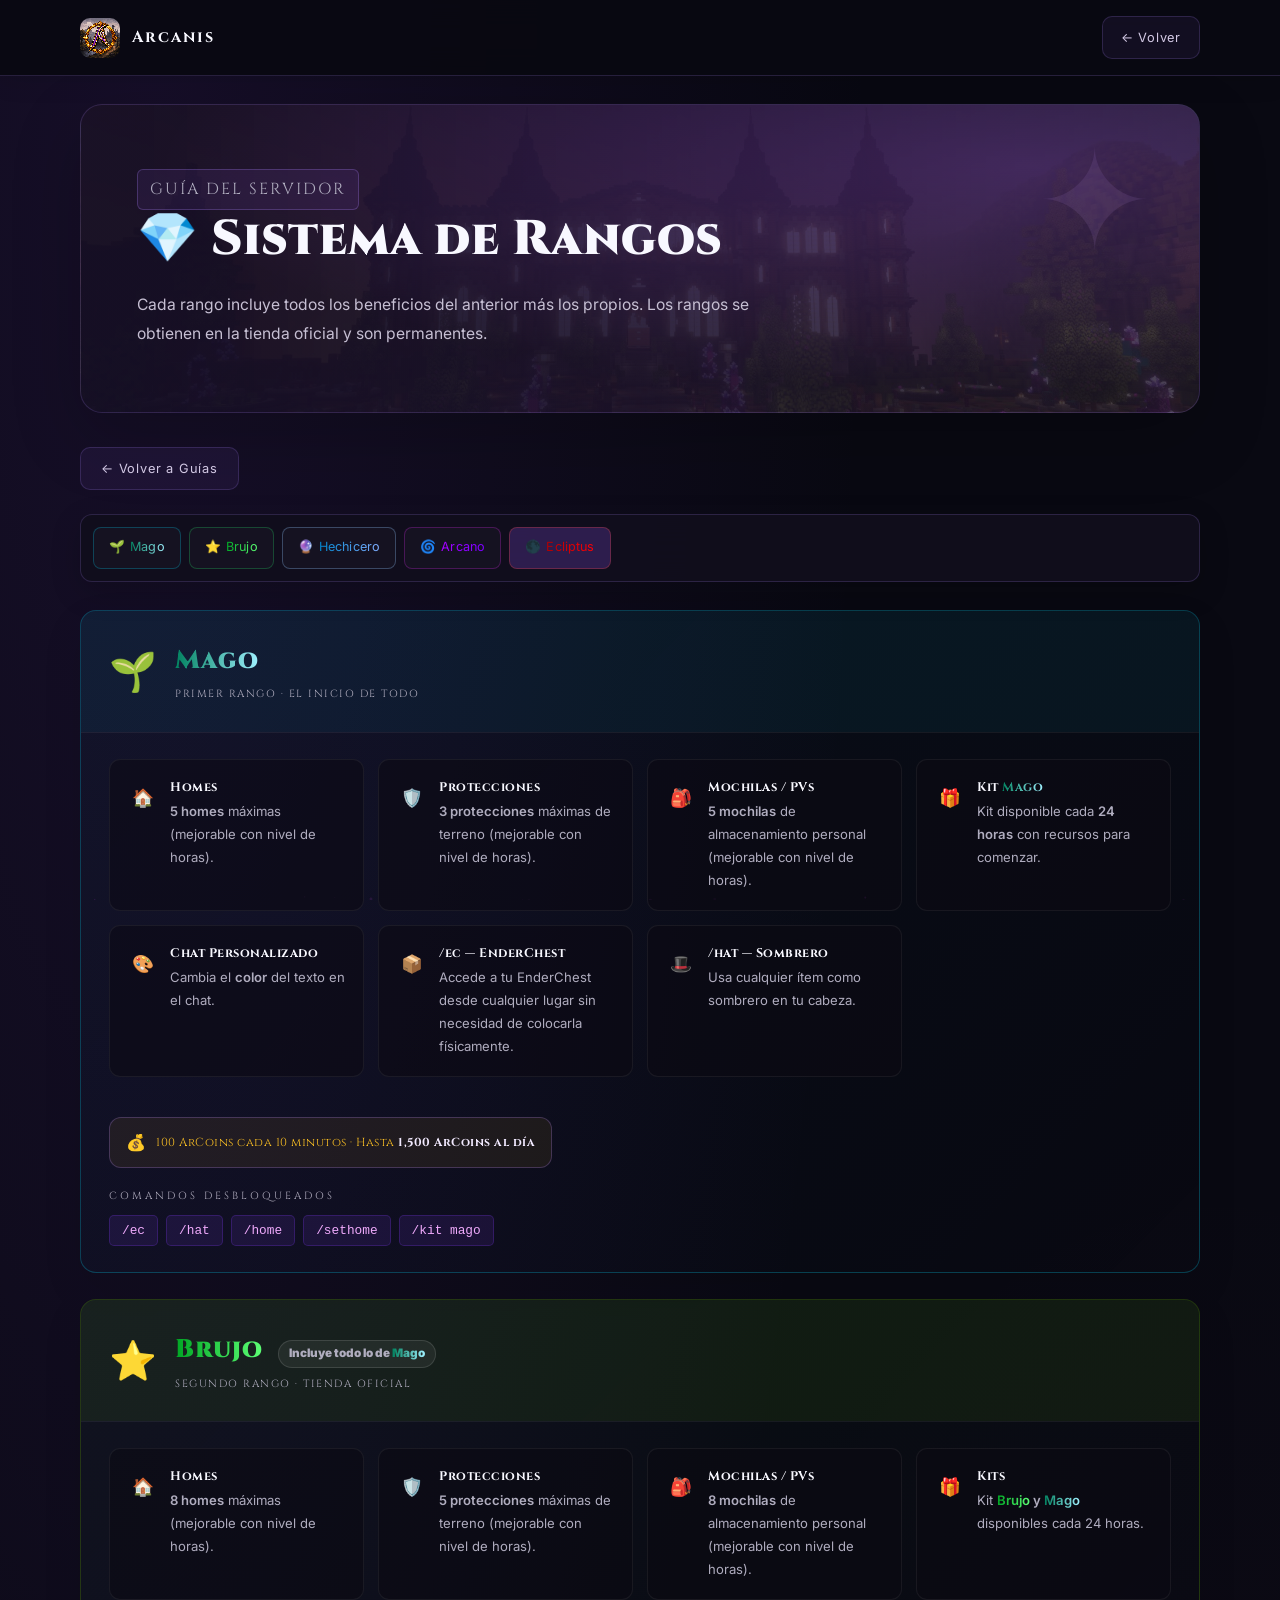
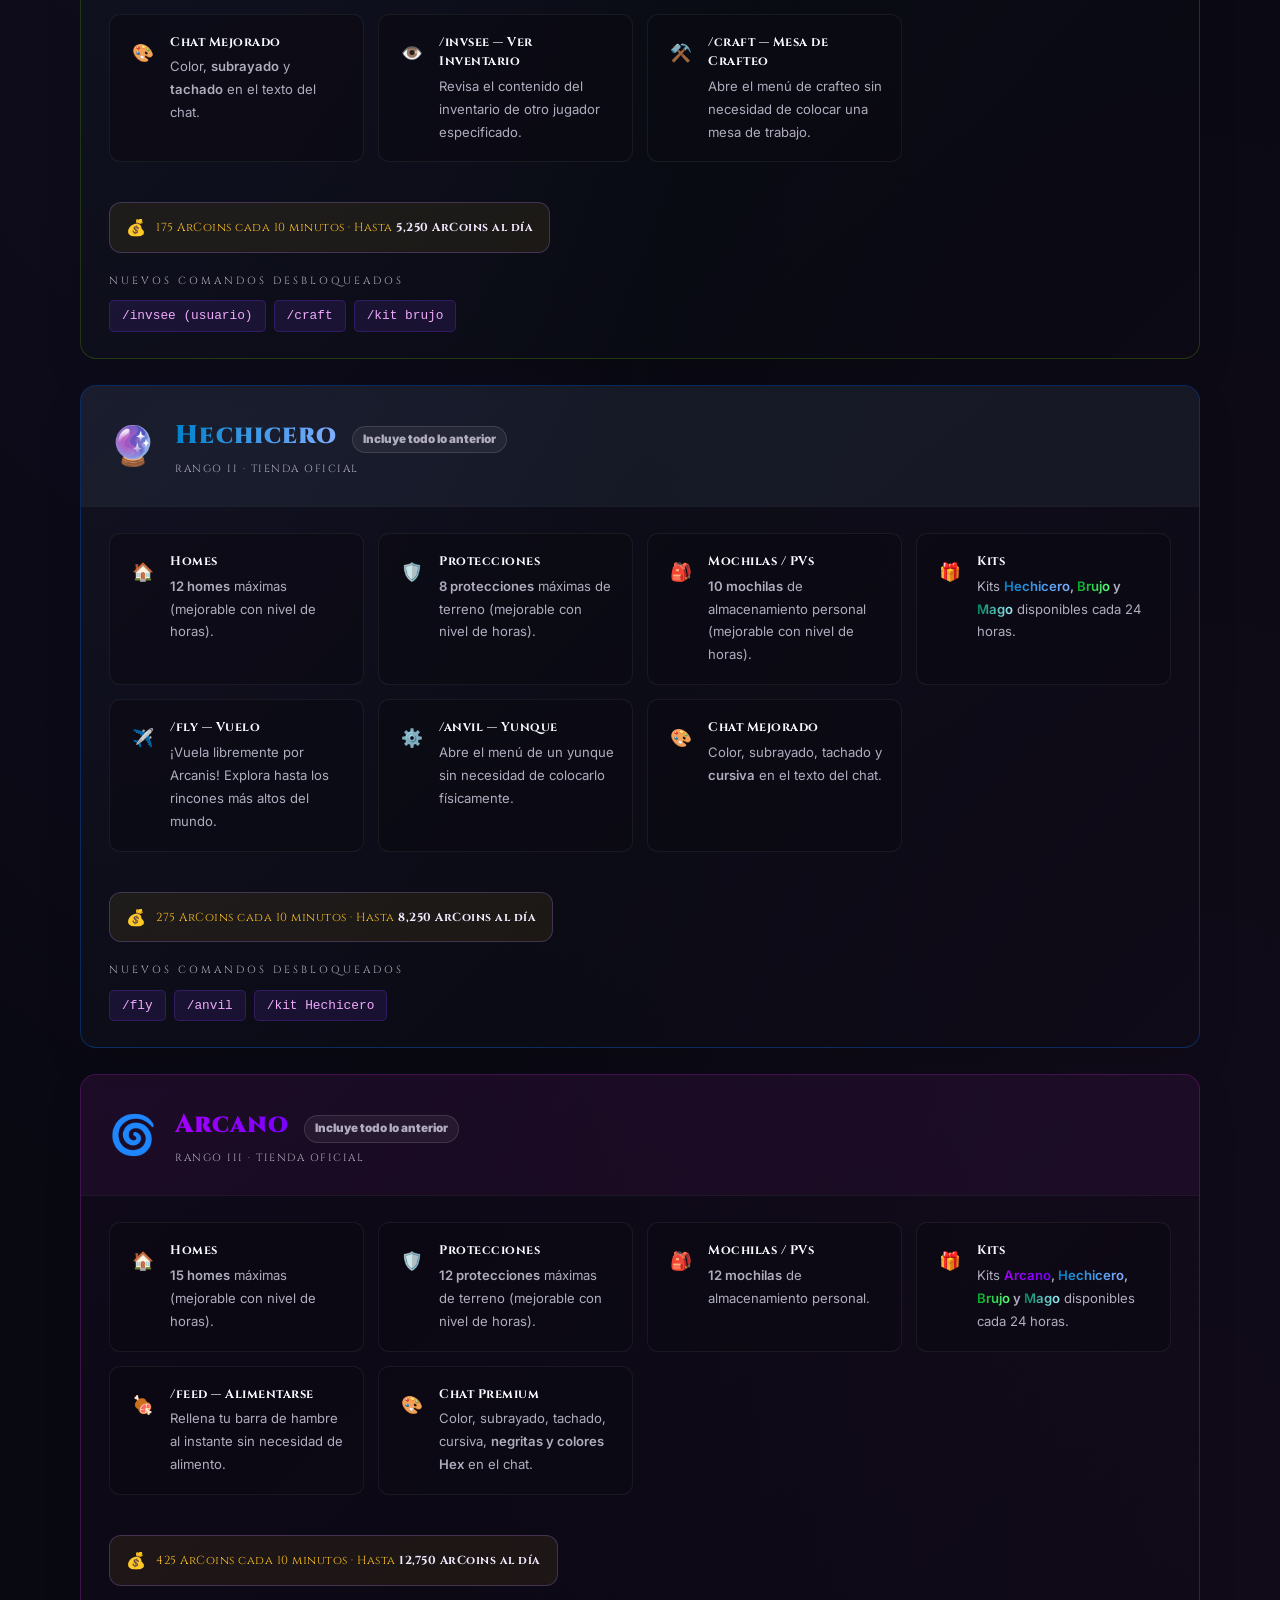
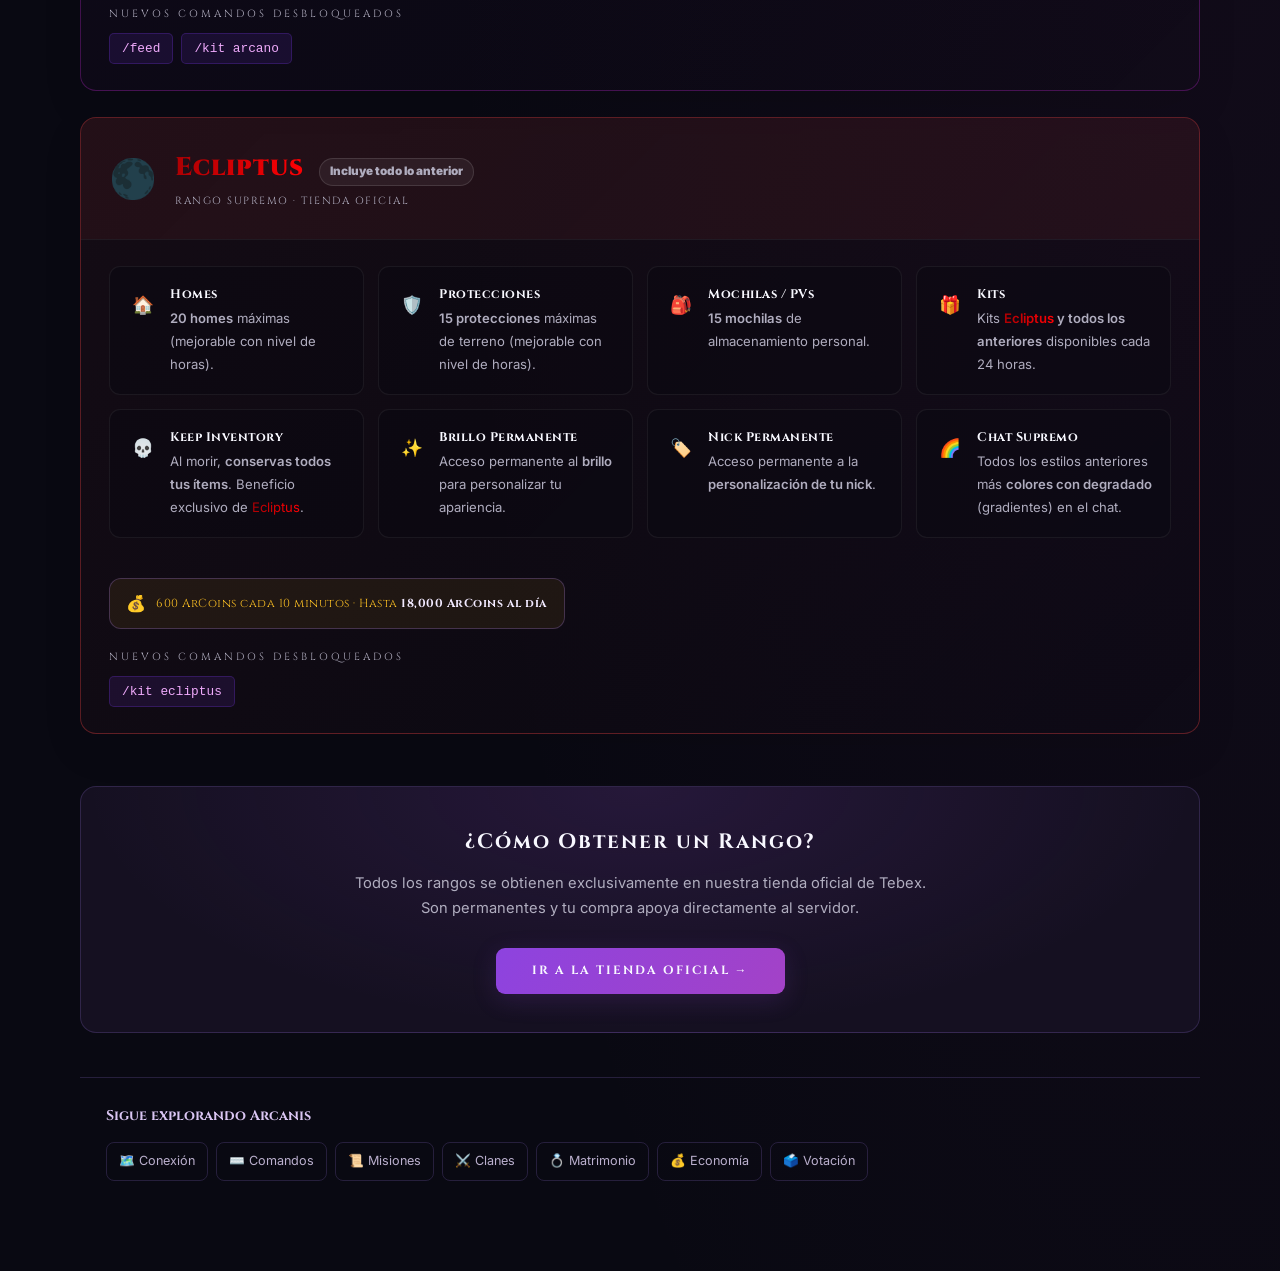
<file: guia-rangos.html>
<!DOCTYPE html>
<html lang="es">
<head>
    <meta charset="UTF-8">
    <meta name="viewport" content="width=device-width, initial-scale=1.0">
    <title>Arcanis | Sistema de Rangos</title>
    <link rel="icon" type="image/png" href="Logo_ARCANIS-256.png">
    <link href="https://fonts.googleapis.com/css2?family=Cinzel:wght@400;600;700;900&family=Inter:wght@300;400;500;600&display=swap" rel="stylesheet">
    <style>
        *, *::before, *::after { box-sizing: border-box; margin: 0; padding: 0; }
        :root { --black:#080810; --card:#16162a; --border:rgba(124,58,237,0.18); --border-hover:rgba(124,58,237,0.5); --purple:#7c3aed; --purple-light:#9d5cff; --magenta:#d946ef; --white:#f8f8ff; --muted:#888899; }
        html { scroll-behavior: smooth; }
        body { font-family:'Inter',sans-serif; background:var(--black); color:var(--white); min-height:100vh; overflow-x:hidden; }
        #particles-canvas { position:fixed; top:0; left:0; width:100%; height:100%; pointer-events:none; z-index:0; }
        header { position:sticky; top:0; z-index:100; background:rgba(8,8,16,0.8); backdrop-filter:blur(14px); border-bottom:1px solid var(--border); padding:0 48px; height:62px; display:flex; align-items:center; justify-content:space-between; }
        .nav-left { display:flex; align-items:center; gap:12px; }
        .nav-logo-img { width:32px; height:32px; image-rendering:pixelated; }
        .nav-logo { font-family:'Cinzel',serif; font-size:1rem; font-weight:700; color:var(--white); text-decoration:none; letter-spacing:3px; }
        .nav-back { font-family:'Cinzel',serif; font-size:0.72rem; letter-spacing:1.5px; text-transform:uppercase; color:var(--muted); text-decoration:none; padding: 10px 18px; border:1px solid var(--border); border-radius:6px; transition:all 0.2s; }
        .nav-back:hover { color:var(--white); border-color:var(--border-hover); }
        .nav-back:active, .back-btn:active { transform: scale(0.96); border-color: var(--border-hover); }
        .nav-back, .back-btn, .ptab { -webkit-tap-highlight-color: transparent; }
        .guide-hero { position:relative; z-index:1; padding:80px 32px 60px; text-align:center; background:linear-gradient(135deg,rgba(124,58,237,0.12) 0%,rgba(8,8,16,0.9) 50%,rgba(217,70,239,0.08) 100%); border-bottom:1px solid var(--border); }
        .guide-hero::before { content:''; position:absolute; inset:0; background:radial-gradient(ellipse at 50% 80%,rgba(124,58,237,0.15) 0%,transparent 65%); }
        .guide-hero-content { position:relative; z-index:2; }
        .guide-eyebrow { font-family:'Cinzel',serif; font-size:0.65rem; letter-spacing:4px; text-transform:uppercase; color:var(--purple-light); margin-bottom:12px; }
        .guide-hero h1 { font-family:'Cinzel',serif; font-size:clamp(2rem,5vw,3rem); font-weight:900; color:var(--white); letter-spacing:2px; margin-bottom:14px; text-shadow:0 0 40px rgba(217,70,239,0.3); }
        .guide-hero p { color:var(--muted); font-size:1rem; max-width:560px; margin:0 auto; line-height:1.7; }
        .guide-body { position:relative; z-index:1; max-width:1000px; margin:0 auto; padding:64px 32px 100px; }
        .back-btn { display:inline-flex; align-items:center; gap:8px; font-family:'Cinzel',serif; font-size:0.72rem; letter-spacing:1.5px; text-transform:uppercase; text-decoration:none; color:var(--muted); border:1px solid var(--border); border-radius:6px; padding:10px 20px; transition:all 0.2s; margin-bottom:48px; }
        .back-btn:hover { color:var(--white); border-color:var(--border-hover); }

        /* NAV RANGOS */
        .rank-nav { display:flex; gap:8px; flex-wrap:wrap; margin-bottom:48px; justify-content:center; }
        .rank-nav-btn { font-family:'Cinzel',serif; font-size:0.68rem; letter-spacing:1.5px; text-transform:uppercase; padding:8px 18px; border-radius:6px; border:1px solid var(--border); background:transparent; cursor:pointer; transition:all 0.2s; text-decoration:none; }

        /* RANK CARDS */
        .rank-section { margin-bottom: 48px; border-radius:14px; overflow:hidden; border:1px solid; }
        .rank-section-header { padding:28px 32px; display:flex; align-items:center; gap:20px; }
        .rank-big-icon { font-size:2.4rem; }
        .rank-title-wrap {}
        .rank-big-name { font-family:'Cinzel',serif; font-size:1.5rem; font-weight:900; letter-spacing:2px; }
        .rank-big-sub { font-family:'Cinzel',serif; font-size:0.65rem; letter-spacing:3px; text-transform:uppercase; color:var(--muted); margin-top:4px; }
        .rank-badge-prev { font-family:'Cinzel',serif; font-size:0.6rem; letter-spacing:1px; text-transform:uppercase; background:rgba(255,255,255,0.06); border:1px solid rgba(255,255,255,0.12); color:var(--muted); padding:3px 10px; border-radius:20px; margin-left:12px; }

        .rank-section-body { padding:28px 32px; border-top:1px solid rgba(255,255,255,0.06); }

        .perks-grid { display:grid; grid-template-columns:repeat(auto-fit,minmax(280px,1fr)); gap:12px; margin-bottom:24px; }
        .perk-item { background:rgba(8,8,16,0.5); border:1px solid rgba(255,255,255,0.06); border-radius:9px; padding:14px 16px; display:flex; gap:12px; align-items:flex-start; }
        .perk-emoji { font-size:1.1rem; flex-shrink:0; margin-top:1px; }
        .perk-text {}
        .perk-title { font-family:'Cinzel',serif; font-size:0.75rem; font-weight:700; letter-spacing:0.5px; margin-bottom:3px; }
        .perk-desc { font-size:0.78rem; color:var(--muted); line-height:1.55; }
        .perk-highlight { font-weight:600; }

        .cmd-block { margin-top:20px; }
        .cmd-block-title { font-family:'Cinzel',serif; font-size:0.65rem; letter-spacing:3px; text-transform:uppercase; color:var(--muted); margin-bottom:10px; }
        .cmd-tags { display:flex; flex-wrap:wrap; gap:8px; }
        .cmd-tag { font-family:monospace; font-size:0.8rem; background:rgba(124,58,237,0.12); border:1px solid rgba(124,58,237,0.25); color:#f0abfc; padding:4px 12px; border-radius:5px; }

        .coins-box { display:inline-flex; align-items:center; gap:10px; background:rgba(251,191,36,0.07); border:1px solid rgba(251,191,36,0.2); border-radius:8px; padding:10px 16px; margin-top:16px; }
        .coins-text { font-family:'Cinzel',serif; font-size:0.72rem; letter-spacing:0.5px; color:#fbbf24; }

        .buy-section { background:var(--card); border:1px solid var(--border); border-radius:14px; padding:48px 40px; text-align:center; margin-top:52px; }
        .buy-section h2 { font-family:'Cinzel',serif; font-size:1.3rem; font-weight:700; letter-spacing:2px; color:var(--white); margin-bottom:12px; }
        .buy-section p { color:var(--muted); font-size:0.92rem; margin-bottom:28px; line-height:1.65; }
        .btn-primary { background:var(--purple); color:var(--white); border:none; padding:13px 36px; font-family:'Cinzel',serif; font-size:0.75rem; font-weight:700; letter-spacing:2px; text-transform:uppercase; border-radius:7px; cursor:pointer; text-decoration:none; transition:background 0.2s, transform 0.15s; display:inline-block; }
        .btn-primary:hover { background:var(--purple-light); transform:scale(1.04); }

        @media(max-width:680px){ header{padding:0 18px;} .guide-body{padding:40px 18px 80px;} .rank-section-header{padding:20px;} .rank-section-body{padding:20px;} }
    </style>
    <link rel="stylesheet" href="guias.css?v=20261002">
    <link rel="stylesheet" href="rangos.css?v=20261023">
    <script src="guias.js?v=20261002" defer></script>
</head>
<body>
<canvas id="particles-canvas"></canvas>
<header>
    <div class="nav-left">
        <img src="Logo_ARCANIS-256.png" alt="Logo" class="nav-logo-img" width="32" height="32" onerror="this.style.display='none'">
        <a href="index.html" class="nav-logo">Arcanis</a>
    </div>
    <a href="index.html#guias" class="nav-back">← Volver</a>
</header>

<div class="guide-hero">
    <div class="guide-hero-content">
        <p class="guide-eyebrow">Guía del Servidor</p>
        <h1>💎 Sistema de Rangos</h1>
        <p>Cada rango incluye todos los beneficios del anterior más los propios. Los rangos se obtienen en la tienda oficial y son permanentes.</p>
    </div>
</div>

<div class="guide-body">
    <a href="index.html#guias" class="back-btn">← Volver a Guías</a>

    <div class="rank-nav">
        <a href="#mago" class="rank-nav-btn" style="border-color:rgba(6,182,212,0.3);">🌱 <span class="rank-gradient" data-rank="mago">Mago</span></a>
        <a href="#brujo" class="rank-nav-btn" style="border-color:rgba(34,197,94,0.3);">⭐ <span class="rank-gradient" data-rank="brujo">Brujo</span></a>
        <a href="#hechicero" class="rank-nav-btn" style="border-color:rgba(147,197,253,0.3);">🔮 <span class="rank-gradient" data-rank="hechicero">Hechicero</span></a>
        <a href="#arcano" class="rank-nav-btn" style="border-color:rgba(192,38,211,0.3);">🌀 <span class="rank-gradient" data-rank="arcano">Arcano</span></a>
        <a href="#ecliptus" class="rank-nav-btn" style="border-color:rgba(239,68,68,0.3);">🌑 <span class="rank-gradient" data-rank="ecliptus">Ecliptus</span></a>
    </div>

    <!-- APRENIZ -->
    <div class="rank-section" id="mago" style="border-color:rgba(6,182,212,0.3);background:linear-gradient(135deg,rgba(6,182,212,0.04),transparent);">
        <div class="rank-section-header" style="background:rgba(6,182,212,0.06);">
            <span class="rank-big-icon">🌱</span>
            <div class="rank-title-wrap">
                <div class="rank-big-name"><span class="rank-gradient" data-rank="mago">Mago</span></div>
                <div class="rank-big-sub">Primer rango · El inicio de todo</div>
            </div>
        </div>
        <div class="rank-section-body">
            <div class="perks-grid">
                <div class="perk-item"><span class="perk-emoji">🏠</span><div class="perk-text"><div class="perk-title">Homes</div><div class="perk-desc"><span class="perk-highlight">5 homes</span> máximas (mejorable con nivel de horas).</div></div></div>
                <div class="perk-item"><span class="perk-emoji">🛡️</span><div class="perk-text"><div class="perk-title">Protecciones</div><div class="perk-desc"><span class="perk-highlight">3 protecciones</span> máximas de terreno (mejorable con nivel de horas).</div></div></div>
                <div class="perk-item"><span class="perk-emoji">🎒</span><div class="perk-text"><div class="perk-title">Mochilas / PVs</div><div class="perk-desc"><span class="perk-highlight">5 mochilas</span> de almacenamiento personal (mejorable con nivel de horas).</div></div></div>
                <div class="perk-item"><span class="perk-emoji">🎁</span><div class="perk-text"><div class="perk-title">Kit <span class="rank-gradient" data-rank="mago">Mago</span></div><div class="perk-desc">Kit disponible cada <span class="perk-highlight">24 horas</span> con recursos para comenzar.</div></div></div>
                <div class="perk-item"><span class="perk-emoji">🎨</span><div class="perk-text"><div class="perk-title">Chat Personalizado</div><div class="perk-desc">Cambia el <span class="perk-highlight">color</span> del texto en el chat.</div></div></div>
                <div class="perk-item"><span class="perk-emoji">📦</span><div class="perk-text"><div class="perk-title">/ec — EnderChest</div><div class="perk-desc">Accede a tu EnderChest desde cualquier lugar sin necesidad de colocarla físicamente.</div></div></div>
                <div class="perk-item"><span class="perk-emoji">🎩</span><div class="perk-text"><div class="perk-title">/hat — Sombrero</div><div class="perk-desc">Usa cualquier ítem como sombrero en tu cabeza.</div></div></div>
            </div>
            <div class="coins-box">
                <span>💰</span>
                <span class="coins-text">100 ArCoins cada 10 minutos · Hasta <strong>1,500 ArCoins al día</strong></span>
            </div>
            <div class="cmd-block">
                <div class="cmd-block-title">Comandos desbloqueados</div>
                <div class="cmd-tags">
                    <span class="cmd-tag">/ec</span>
                    <span class="cmd-tag">/hat</span>
                    <span class="cmd-tag">/home</span>
                    <span class="cmd-tag">/sethome</span>
                    <span class="cmd-tag">/kit mago</span>
                </div>
            </div>
        </div>
    </div>

    <!-- BRUJO -->
    <div class="rank-section" id="brujo" style="border-color:rgba(86, 152, 0, 0.3);background:linear-gradient(135deg,rgba(34,197,94,0.04),transparent);">
        <div class="rank-section-header" style="background:rgba(128, 255, 0, 0.06);">
            <span class="rank-big-icon">⭐</span>
            <div class="rank-title-wrap">
                <div class="rank-big-name"><span class="rank-gradient" data-rank="brujo">Brujo</span> <span class="rank-badge-prev">Incluye todo lo de <span class="rank-gradient" data-rank="mago">Mago</span></span></div>
                <div class="rank-big-sub">Segundo Rango · Tienda Oficial</div>
            </div>
        </div>
        <div class="rank-section-body">
            <div class="perks-grid">
                <div class="perk-item"><span class="perk-emoji">🏠</span><div class="perk-text"><div class="perk-title">Homes</div><div class="perk-desc"><span class="perk-highlight">8 homes</span> máximas (mejorable con nivel de horas).</div></div></div>
                <div class="perk-item"><span class="perk-emoji">🛡️</span><div class="perk-text"><div class="perk-title">Protecciones</div><div class="perk-desc"><span class="perk-highlight">5 protecciones</span> máximas de terreno (mejorable con nivel de horas).</div></div></div>
                <div class="perk-item"><span class="perk-emoji">🎒</span><div class="perk-text"><div class="perk-title">Mochilas / PVs</div><div class="perk-desc"><span class="perk-highlight">8 mochilas</span> de almacenamiento personal (mejorable con nivel de horas).</div></div></div>
                <div class="perk-item"><span class="perk-emoji">🎁</span><div class="perk-text"><div class="perk-title">Kits</div><div class="perk-desc">Kit <span class="perk-highlight"><span class="rank-gradient" data-rank="brujo">Brujo</span> y <span class="rank-gradient" data-rank="mago">Mago</span></span> disponibles cada 24 horas.</div></div></div>
                <div class="perk-item"><span class="perk-emoji">🎨</span><div class="perk-text"><div class="perk-title">Chat Mejorado</div><div class="perk-desc">Color, <span class="perk-highlight">subrayado</span> y <span class="perk-highlight">tachado</span> en el texto del chat.</div></div></div>
                <div class="perk-item"><span class="perk-emoji">👁️</span><div class="perk-text"><div class="perk-title">/invsee — Ver Inventario</div><div class="perk-desc">Revisa el contenido del inventario de otro jugador especificado.</div></div></div>
                <div class="perk-item"><span class="perk-emoji">⚒️</span><div class="perk-text"><div class="perk-title">/craft — Mesa de Crafteo</div><div class="perk-desc">Abre el menú de crafteo sin necesidad de colocar una mesa de trabajo.</div></div></div>
            </div>
            <div class="coins-box">
                <span>💰</span>
                <span class="coins-text">175 ArCoins cada 10 minutos · Hasta <strong>5,250 ArCoins al día</strong></span>
            </div>
            <div class="cmd-block">
                <div class="cmd-block-title">Nuevos comandos desbloqueados</div>
                <div class="cmd-tags">
                    <span class="cmd-tag">/invsee (usuario)</span>
                    <span class="cmd-tag">/craft</span>
                    <span class="cmd-tag">/kit brujo</span>
                </div>
            </div>
        </div>
    </div>

    <!-- HECHICERO -->
    <div class="rank-section" id="hechicero" style="border-color:rgba(0, 119, 255, 0.3);background:linear-gradient(135deg,rgba(147,197,253,0.04),transparent);">
        <div class="rank-section-header" style="background:rgba(147,197,253,0.06);">
            <span class="rank-big-icon">🔮</span>
            <div class="rank-title-wrap">
                <div class="rank-big-name"><span class="rank-gradient" data-rank="hechicero">Hechicero</span> <span class="rank-badge-prev">Incluye todo lo anterior</span></div>
                <div class="rank-big-sub">Rango II · Tienda Oficial</div>
            </div>
        </div>
        <div class="rank-section-body">
            <div class="perks-grid">
                <div class="perk-item"><span class="perk-emoji">🏠</span><div class="perk-text"><div class="perk-title">Homes</div><div class="perk-desc"><span class="perk-highlight">12 homes</span> máximas (mejorable con nivel de horas).</div></div></div>
                <div class="perk-item"><span class="perk-emoji">🛡️</span><div class="perk-text"><div class="perk-title">Protecciones</div><div class="perk-desc"><span class="perk-highlight">8 protecciones</span> máximas de terreno (mejorable con nivel de horas).</div></div></div>
                <div class="perk-item"><span class="perk-emoji">🎒</span><div class="perk-text"><div class="perk-title">Mochilas / PVs</div><div class="perk-desc"><span class="perk-highlight">10 mochilas</span> de almacenamiento personal (mejorable con nivel de horas).</div></div></div>
                <div class="perk-item"><span class="perk-emoji">🎁</span><div class="perk-text"><div class="perk-title">Kits</div><div class="perk-desc">Kits <span class="perk-highlight"><span class="rank-gradient" data-rank="hechicero">Hechicero</span>, <span class="rank-gradient" data-rank="brujo">Brujo</span> y <span class="rank-gradient" data-rank="mago">Mago</span></span> disponibles cada 24 horas.</div></div></div>
                <div class="perk-item"><span class="perk-emoji">✈️</span><div class="perk-text"><div class="perk-title">/fly — Vuelo</div><div class="perk-desc">¡Vuela libremente por Arcanis! Explora hasta los rincones más altos del mundo.</div></div></div>
                <div class="perk-item"><span class="perk-emoji">⚙️</span><div class="perk-text"><div class="perk-title">/anvil — Yunque</div><div class="perk-desc">Abre el menú de un yunque sin necesidad de colocarlo físicamente.</div></div></div>
                <div class="perk-item"><span class="perk-emoji">🎨</span><div class="perk-text"><div class="perk-title">Chat Mejorado</div><div class="perk-desc">Color, subrayado, tachado y <span class="perk-highlight">cursiva</span> en el texto del chat.</div></div></div>
            </div>
            <div class="coins-box">
                <span>💰</span>
                <span class="coins-text">275 ArCoins cada 10 minutos · Hasta <strong>8,250 ArCoins al día</strong></span>
            </div>
            <div class="cmd-block">
                <div class="cmd-block-title">Nuevos comandos desbloqueados</div>
                <div class="cmd-tags">
                    <span class="cmd-tag">/fly</span>
                    <span class="cmd-tag">/anvil</span>
                    <span class="cmd-tag">/kit Hechicero</span>
                </div>
            </div>
        </div>
    </div>

    <!-- ARCANO -->
    <div class="rank-section" id="arcano" style="border-color:rgba(192,38,211,0.3);background:linear-gradient(135deg,rgba(192,38,211,0.04),transparent);">
        <div class="rank-section-header" style="background:rgba(192,38,211,0.06);">
            <span class="rank-big-icon">🌀</span>
            <div class="rank-title-wrap">
                <div class="rank-big-name"><span class="rank-gradient" data-rank="arcano">Arcano</span> <span class="rank-badge-prev">Incluye todo lo anterior</span></div>
                <div class="rank-big-sub">Rango III · Tienda Oficial</div>
            </div>
        </div>
        <div class="rank-section-body">
            <div class="perks-grid">
                <div class="perk-item"><span class="perk-emoji">🏠</span><div class="perk-text"><div class="perk-title">Homes</div><div class="perk-desc"><span class="perk-highlight">15 homes</span> máximas (mejorable con nivel de horas).</div></div></div>
                <div class="perk-item"><span class="perk-emoji">🛡️</span><div class="perk-text"><div class="perk-title">Protecciones</div><div class="perk-desc"><span class="perk-highlight">12 protecciones</span> máximas de terreno (mejorable con nivel de horas).</div></div></div>
                <div class="perk-item"><span class="perk-emoji">🎒</span><div class="perk-text"><div class="perk-title">Mochilas / PVs</div><div class="perk-desc"><span class="perk-highlight">12 mochilas</span> de almacenamiento personal.</div></div></div>
                <div class="perk-item"><span class="perk-emoji">🎁</span><div class="perk-text"><div class="perk-title">Kits</div><div class="perk-desc">Kits <span class="perk-highlight"><span class="rank-gradient" data-rank="arcano">Arcano</span>, <span class="rank-gradient" data-rank="hechicero">Hechicero</span>, <span class="rank-gradient" data-rank="brujo">Brujo</span> y <span class="rank-gradient" data-rank="mago">Mago</span></span> disponibles cada 24 horas.</div></div></div>
                <div class="perk-item"><span class="perk-emoji">🍖</span><div class="perk-text"><div class="perk-title">/feed — Alimentarse</div><div class="perk-desc">Rellena tu barra de hambre al instante sin necesidad de alimento.</div></div></div>
                <div class="perk-item"><span class="perk-emoji">🎨</span><div class="perk-text"><div class="perk-title">Chat Premium</div><div class="perk-desc">Color, subrayado, tachado, cursiva, <span class="perk-highlight">negritas y colores Hex</span> en el chat.</div></div></div>
            </div>
            <div class="coins-box">
                <span>💰</span>
                <span class="coins-text">425 ArCoins cada 10 minutos · Hasta <strong>12,750 ArCoins al día</strong></span>
            </div>
            <div class="cmd-block">
                <div class="cmd-block-title">Nuevos comandos desbloqueados</div>
                <div class="cmd-tags">
                    <span class="cmd-tag">/feed</span>
                    <span class="cmd-tag">/kit arcano</span>
                </div>
            </div>
        </div>
    </div>

    <!-- ECLIPTUS -->
    <div class="rank-section" id="ecliptus" style="border-color:rgba(239,68,68,0.35);background:linear-gradient(135deg,rgba(239,68,68,0.05),transparent);">
        <div class="rank-section-header" style="background:rgba(239,68,68,0.07);">
            <span class="rank-big-icon">🌑</span>
            <div class="rank-title-wrap">
                <div class="rank-big-name"><span class="rank-gradient" data-rank="ecliptus">Ecliptus</span> <span class="rank-badge-prev">Incluye todo lo anterior</span></div>
                <div class="rank-big-sub">Rango Supremo · Tienda Oficial</div>
            </div>
        </div>
        <div class="rank-section-body">
            <div class="perks-grid">
                <div class="perk-item"><span class="perk-emoji">🏠</span><div class="perk-text"><div class="perk-title">Homes</div><div class="perk-desc"><span class="perk-highlight">20 homes</span> máximas (mejorable con nivel de horas).</div></div></div>
                <div class="perk-item"><span class="perk-emoji">🛡️</span><div class="perk-text"><div class="perk-title">Protecciones</div><div class="perk-desc"><span class="perk-highlight">15 protecciones</span> máximas de terreno (mejorable con nivel de horas).</div></div></div>
                <div class="perk-item"><span class="perk-emoji">🎒</span><div class="perk-text"><div class="perk-title">Mochilas / PVs</div><div class="perk-desc"><span class="perk-highlight">15 mochilas</span> de almacenamiento personal.</div></div></div>
                <div class="perk-item"><span class="perk-emoji">🎁</span><div class="perk-text"><div class="perk-title">Kits</div><div class="perk-desc">Kits <span class="perk-highlight"><span class="rank-gradient" data-rank="ecliptus">Ecliptus</span> y todos los anteriores</span> disponibles cada 24 horas.</div></div></div>
                <div class="perk-item"><span class="perk-emoji">💀</span><div class="perk-text"><div class="perk-title">Keep Inventory</div><div class="perk-desc">Al morir, <span class="perk-highlight">conservas todos tus ítems</span>. Beneficio exclusivo de <span class="rank-gradient" data-rank="ecliptus">Ecliptus</span>.</div></div></div>
                <div class="perk-item"><span class="perk-emoji">✨</span><div class="perk-text"><div class="perk-title">Brillo Permanente</div><div class="perk-desc">Acceso permanente al <span class="perk-highlight">brillo</span> para personalizar tu apariencia.</div></div></div>
                <div class="perk-item"><span class="perk-emoji">🏷️</span><div class="perk-text"><div class="perk-title">Nick Permanente</div><div class="perk-desc">Acceso permanente a la <span class="perk-highlight">personalización de tu nick</span>.</div></div></div>
                <div class="perk-item"><span class="perk-emoji">🌈</span><div class="perk-text"><div class="perk-title">Chat Supremo</div><div class="perk-desc">Todos los estilos anteriores más <span class="perk-highlight">colores con degradado</span> (gradientes) en el chat.</div></div></div>
            </div>
            <div class="coins-box">
                <span>💰</span>
                <span class="coins-text">600 ArCoins cada 10 minutos · Hasta <strong>18,000 ArCoins al día</strong></span>
            </div>
            <div class="cmd-block">
                <div class="cmd-block-title">Nuevos comandos desbloqueados</div>
                <div class="cmd-tags">
                    <span class="cmd-tag">/kit ecliptus</span>
                </div>
            </div>
        </div>
    </div>

    <div class="buy-section">
        <h2>¿Cómo Obtener un Rango?</h2>
        <p>Todos los rangos se obtienen exclusivamente en nuestra tienda oficial de Tebex.<br>Son permanentes y tu compra apoya directamente al servidor.</p>
        <a class="btn-primary" href="https://arcanis-server-store.tebex.io" target="_blank">Ir a la Tienda Oficial →</a>
    </div>
</div>

<script>
(function(){const c=document.getElementById('particles-canvas');const x=c.getContext('2d');let p=[];function r(){c.width=window.innerWidth;c.height=window.innerHeight;}function n(){return{x:Math.random()*c.width,y:c.height+20,r:Math.random()*1.5+0.4,s:Math.random()*0.5+0.25,a:Math.random()*0.45+0.1,d:(Math.random()-0.5)*0.28};}function i(){r();p=Array.from({length:35},n);}function d(){x.clearRect(0,0,c.width,c.height);p.forEach(t=>{const g=1-(t.y/c.height);const f=g<0.5?t.a:t.a*(1-(g-0.5)/0.5);x.beginPath();x.arc(t.x,t.y,t.r,0,Math.PI*2);x.fillStyle=`rgba(217,70,239,${Math.max(0,f)})`;x.fill();t.y-=t.s;t.x+=t.d;if(t.y<c.height*0.5||t.x<-5||t.x>c.width+5)Object.assign(t,n());});requestAnimationFrame(d);}window.addEventListener('resize',r);i();d();})();
</script>
</body>
</html>
</file>
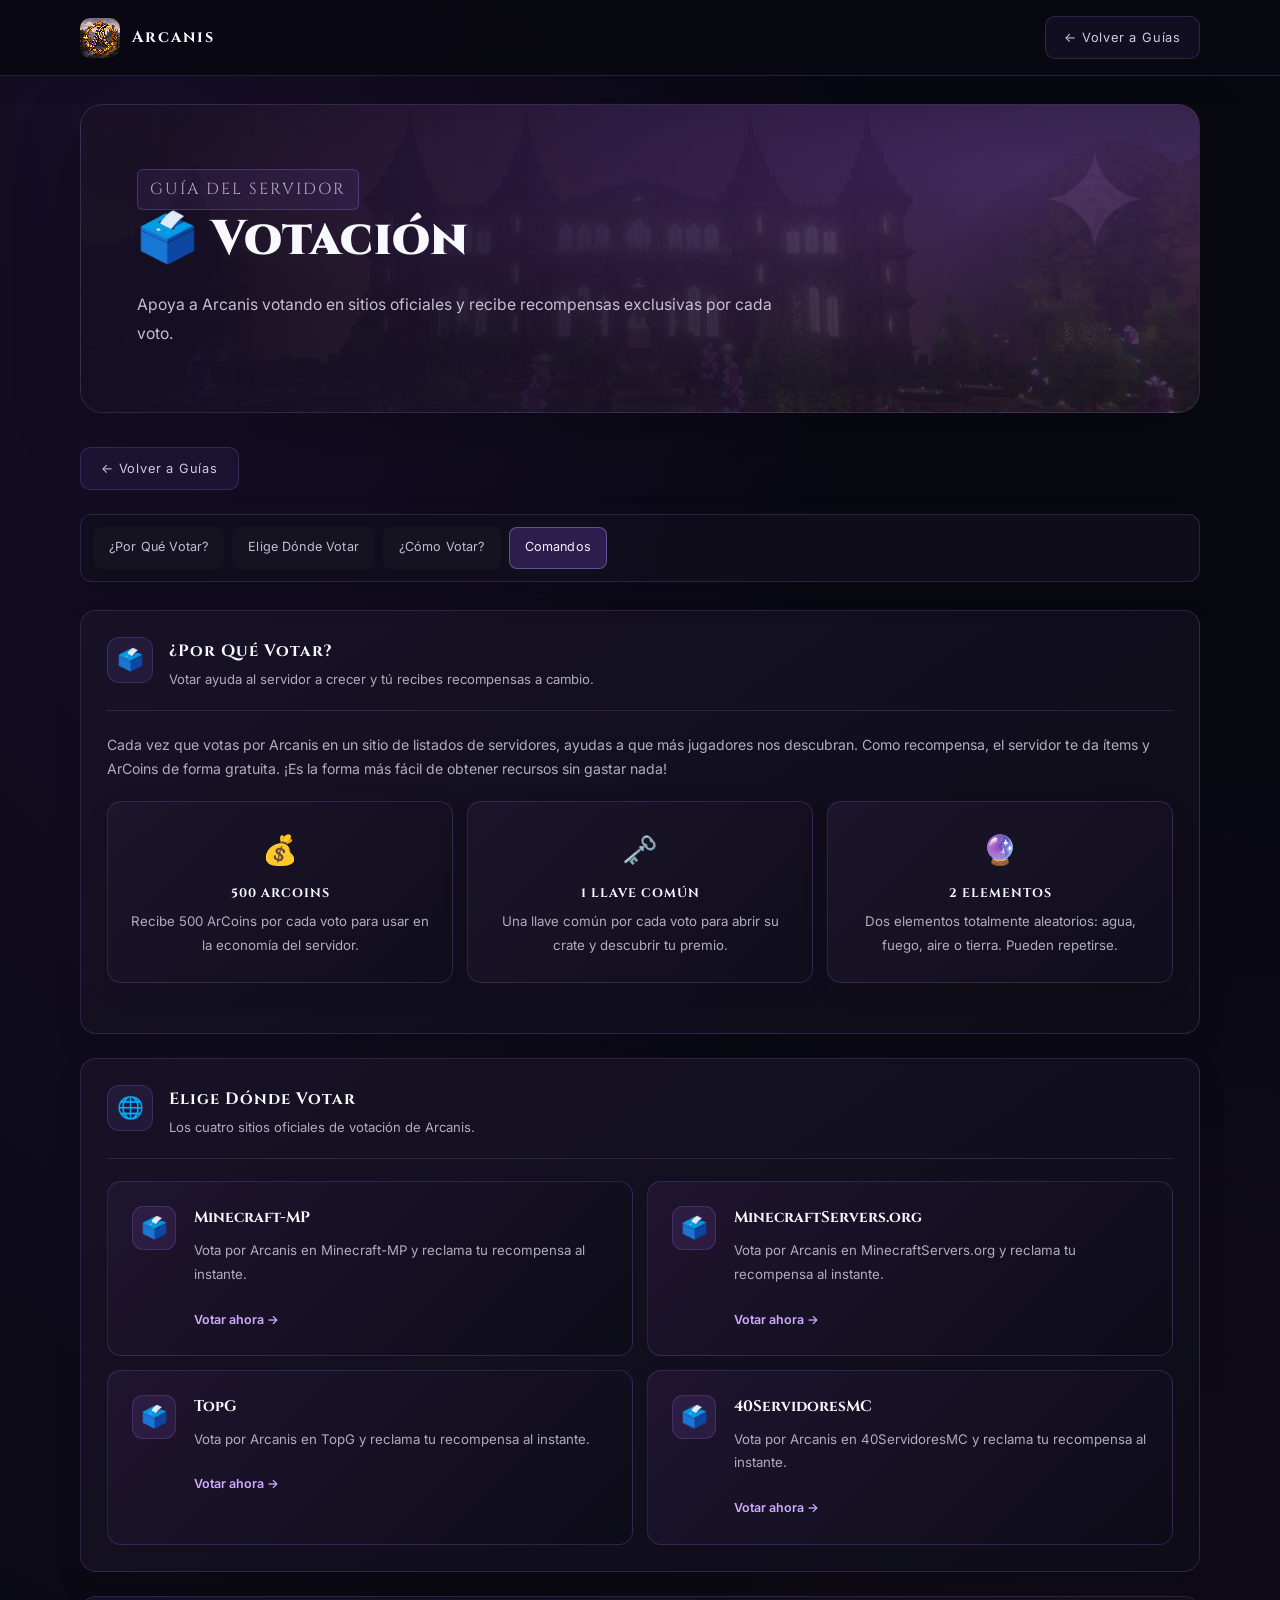
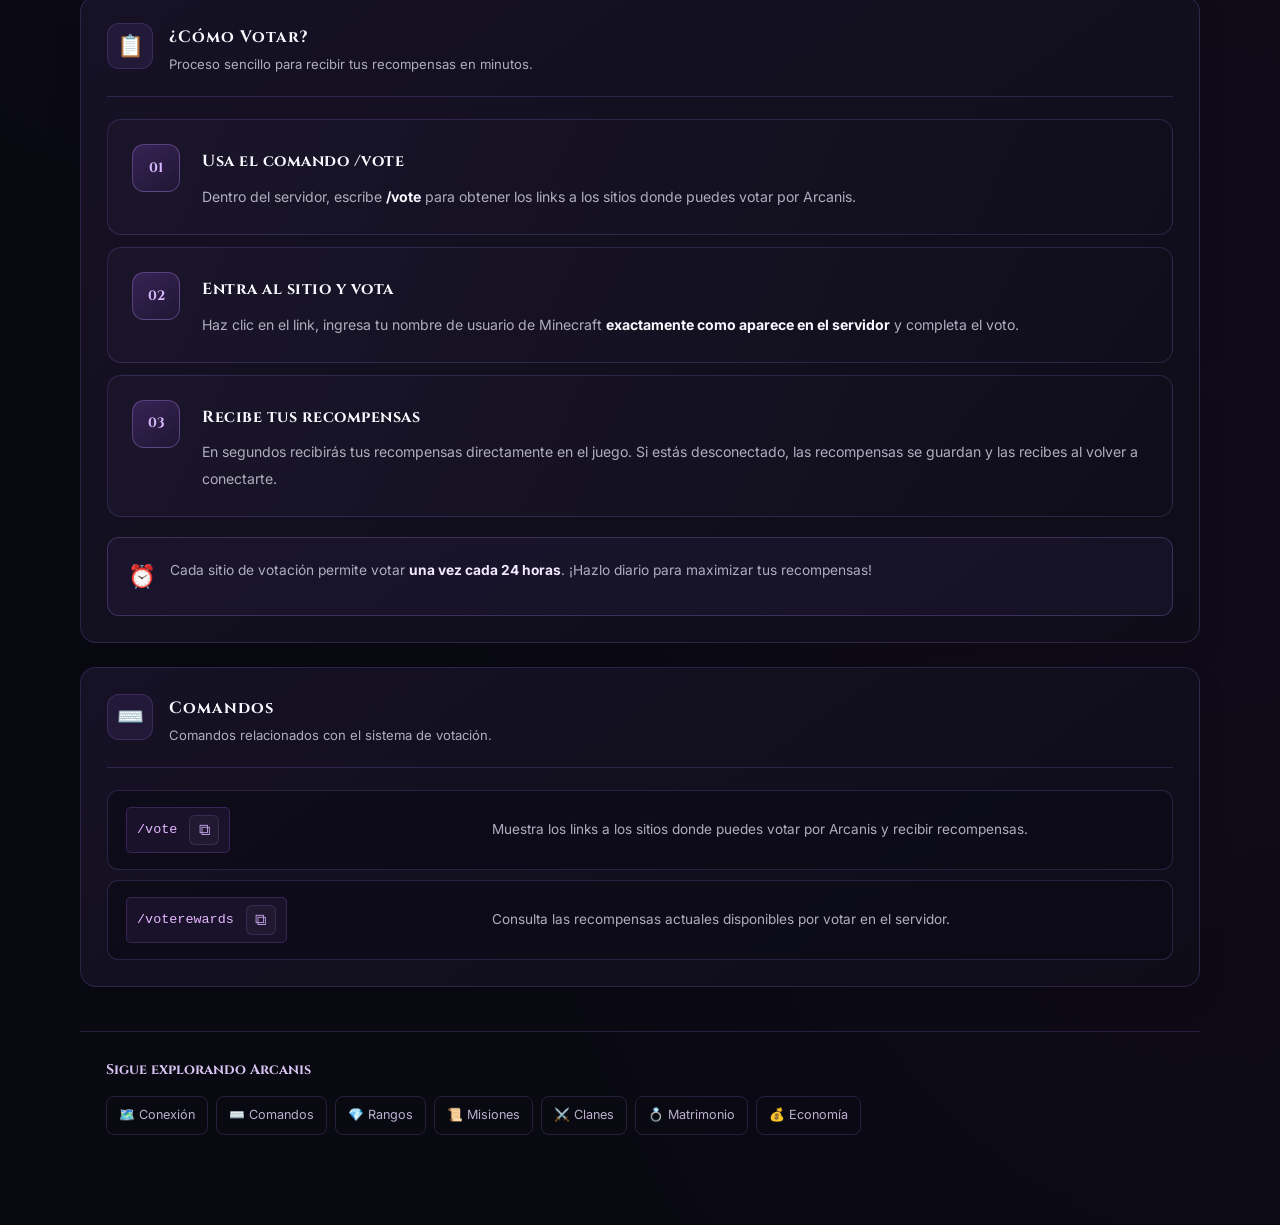
<file: guia-votacion.html>
<!DOCTYPE html>
<html lang="es">
<head>
    <meta charset="UTF-8">
    <meta name="viewport" content="width=device-width, initial-scale=1.0">
    <title>Arcanis | Votación</title>
    <link rel="icon" type="image/png" href="Logo_ARCANIS-256.png">
    <link href="https://fonts.googleapis.com/css2?family=Cinzel:wght@400;600;700;900&family=Inter:wght@300;400;500;600&display=swap" rel="stylesheet">
    <style>
        *, *::before, *::after { box-sizing: border-box; margin: 0; padding: 0; }
        :root { --black:#080810; --card:#16162a; --border:rgba(124,58,237,0.18); --border-hover:rgba(124,58,237,0.5); --purple:#7c3aed; --purple-light:#9d5cff; --magenta:#d946ef; --white:#f8f8ff; --muted:#888899; }
        html { scroll-behavior: smooth; }
        body { font-family:'Inter',sans-serif; background:var(--black); color:var(--white); min-height:100vh; overflow-x:hidden; }
        #particles-canvas { position:fixed; top:0; left:0; width:100%; height:100%; pointer-events:none; z-index:0; }
        header { position:sticky; top:0; z-index:100; background:rgba(8,8,16,0.8); backdrop-filter:blur(14px); border-bottom:1px solid var(--border); padding:0 48px; height:62px; display:flex; align-items:center; justify-content:space-between; }
        .nav-left { display:flex; align-items:center; gap:12px; }
        .nav-logo-img { width:32px; height:32px; image-rendering:pixelated; }
        .nav-logo { font-family:'Cinzel',serif; font-size:1rem; font-weight:700; color:var(--white); text-decoration:none; letter-spacing:3px; }
        .nav-back { font-family:'Cinzel',serif; font-size:0.72rem; letter-spacing:1.5px; text-transform:uppercase; color:var(--muted); text-decoration:none; padding: 10px 18px; border:1px solid var(--border); border-radius:6px; transition:all 0.2s; }
        .nav-back:hover { color:var(--white); border-color:var(--border-hover); }
        .nav-back:active, .back-btn:active { transform: scale(0.96); border-color: var(--border-hover); }
        .nav-back, .back-btn, .ptab { -webkit-tap-highlight-color: transparent; }
        .guide-hero { position:relative; z-index:1; padding:80px 32px 60px; text-align:center; background:linear-gradient(135deg,rgba(124,58,237,0.12) 0%,rgba(8,8,16,0.9) 50%,rgba(217,70,239,0.08) 100%); border-bottom:1px solid var(--border); }
        .guide-hero::before { content:''; position:absolute; inset:0; background:radial-gradient(ellipse at 50% 80%,rgba(124,58,237,0.15) 0%,transparent 65%); }
        .guide-hero-content { position:relative; z-index:2; }
        .guide-eyebrow { font-family:'Cinzel',serif; font-size:0.65rem; letter-spacing:4px; text-transform:uppercase; color:var(--purple-light); margin-bottom:12px; }
        .guide-hero h1 { font-family:'Cinzel',serif; font-size:clamp(2rem,5vw,3rem); font-weight:900; color:var(--white); letter-spacing:2px; margin-bottom:14px; text-shadow:0 0 40px rgba(217,70,239,0.3); }
        .guide-hero p { color:var(--muted); font-size:1rem; max-width:520px; margin:0 auto; line-height:1.7; }
        .guide-body { position:relative; z-index:1; max-width:860px; margin:0 auto; padding:64px 32px 100px; }
        .back-btn { display:inline-flex; align-items:center; gap:8px; font-family:'Cinzel',serif; font-size:0.72rem; letter-spacing:1.5px; text-transform:uppercase; text-decoration:none; color:var(--muted); border:1px solid var(--border); border-radius:6px; padding:10px 20px; transition:all 0.2s; margin-bottom:48px; }
        .back-btn:hover { color:var(--white); border-color:var(--border-hover); }

        .section-header { display:flex; align-items:center; gap:14px; margin-bottom:20px; padding-bottom:14px; border-bottom:1px solid var(--border); }
        .section-icon { font-size:1.6rem; }
        .section-title { font-family:'Cinzel',serif; font-size:1.1rem; font-weight:700; color:var(--white); letter-spacing:1px; }
        .section-desc { font-size:0.82rem; color:var(--muted); margin-top:3px; }

        .vote-section { margin-bottom:52px; }

        .reward-grid { display:grid; grid-template-columns:repeat(auto-fit,minmax(200px,1fr)); gap:14px; margin-bottom:24px; }
        .reward-card { background:var(--card); border:1px solid var(--border); border-radius:10px; padding:22px 18px; text-align:center; transition:border-color 0.2s, transform 0.2s; }
        .reward-card:hover { border-color:var(--border-hover); transform:translateY(-3px); }
        .reward-icon { font-size:1.8rem; margin-bottom:10px; }
        .reward-name { font-family:'Cinzel',serif; font-size:0.78rem; font-weight:700; letter-spacing:1px; color:var(--white); margin-bottom:6px; text-transform:uppercase; }
        .reward-desc { font-size:0.76rem; color:var(--muted); line-height:1.55; }

        .steps { display:flex; flex-direction:column; gap:0; position:relative; }
        .steps::before { content:''; position:absolute; left:28px; top:0; bottom:0; width:2px; background:linear-gradient(180deg,var(--purple),var(--magenta)); opacity:0.2; border-radius:2px; }
        .step { display:flex; gap:24px; padding:28px 0; border-bottom:1px solid rgba(124,58,237,0.08); position:relative; }
        .step:last-child { border-bottom:none; }
        .step-num { width:56px; height:56px; flex-shrink:0; border-radius:50%; background:rgba(124,58,237,0.1); border:1px solid rgba(124,58,237,0.35); display:flex; align-items:center; justify-content:center; font-family:'Cinzel',serif; font-size:0.78rem; font-weight:700; color:var(--purple-light); position:relative; z-index:1; }
        .step-body { flex:1; padding-top:10px; }
        .step-title { font-family:'Cinzel',serif; font-size:1rem; font-weight:700; color:var(--white); letter-spacing:0.5px; margin-bottom:10px; }
        .step-body p { font-size:0.88rem; color:var(--muted); line-height:1.75; }

        .cmd-list { display:flex; flex-direction:column; gap:8px; margin-top:16px; }
        .cmd-item { background:var(--card); border:1px solid var(--border); border-radius:8px; padding:14px 18px; display:grid; grid-template-columns:auto 1fr; gap:0 16px; align-items:start; transition:border-color 0.2s; }
        .cmd-item:hover { border-color:var(--border-hover); }
        .cmd-code { font-family:monospace; font-size:0.85rem; color:#f0abfc; background:rgba(124,58,237,0.12); border:1px solid rgba(124,58,237,0.25); padding:3px 10px; border-radius:5px; white-space:nowrap; align-self:center; }
        .cmd-desc { font-size:0.83rem; color:var(--muted); line-height:1.55; align-self:center; }

        .tip-box { background:rgba(217,70,239,0.06); border:1px solid rgba(217,70,239,0.2); border-radius:10px; padding:18px 22px; display:flex; gap:14px; align-items:flex-start; margin-top:16px; }
        .tip-box p { font-size:0.86rem; color:var(--muted); line-height:1.65; margin:0; }
        .tip-box strong { color:var(--white); }

        .ecliptus-box { background:rgba(239,68,68,0.05); border:1px solid rgba(239,68,68,0.25); border-radius:10px; padding:18px 22px; display:flex; gap:14px; align-items:flex-start; margin-top:12px; }
        .ecliptus-box p { font-size:0.86rem; color:var(--muted); line-height:1.65; margin:0; }

        @media(max-width:680px){ header{padding:0 18px;} .guide-body{padding:40px 18px 80px;} .cmd-item{grid-template-columns:1fr;gap:8px;} .cmd-code{white-space:normal;word-break:break-word;} .step-num{width:46px;height:46px;} }
    </style>
    <link rel="stylesheet" href="guias.css?v=20261002">
    <script src="guias.js?v=20261002" defer></script>
</head>
<body>
<canvas id="particles-canvas"></canvas>
<header>
    <div class="nav-left">
        <img src="Logo_ARCANIS-256.png" alt="Logo" class="nav-logo-img" width="32" height="32" onerror="this.style.display='none'">
        <a href="index.html" class="nav-logo">Arcanis</a>
    </div>
    <a href="index.html#guias" class="nav-back">← Volver a Guías</a>
</header>

<div class="guide-hero">
    <div class="guide-hero-content">
        <p class="guide-eyebrow">Guía del Servidor</p>
        <h1>🗳️ Votación</h1>
        <p>Apoya a Arcanis votando en sitios oficiales y recibe recompensas exclusivas por cada voto.</p>
    </div>
</div>

<div class="guide-body">
    <a href="index.html#guias" class="back-btn">← Volver a Guías</a>

    <!-- QUÉ ES -->
    <div class="vote-section">
        <div class="section-header">
            <span class="section-icon">🗳️</span>
            <div>
                <div class="section-title">¿Por Qué Votar?</div>
                <div class="section-desc">Votar ayuda al servidor a crecer y tú recibes recompensas a cambio.</div>
            </div>
        </div>
        <p style="font-size:0.88rem;color:var(--muted);line-height:1.7;margin-bottom:20px;">Cada vez que votas por Arcanis en un sitio de listados de servidores, ayudas a que más jugadores nos descubran. Como recompensa, el servidor te da ítems y ArCoins de forma gratuita. ¡Es la forma más fácil de obtener recursos sin gastar nada!</p>
        <div class="reward-grid">
            <div class="reward-card">
                <div class="reward-icon">💰</div>
                <div class="reward-name">500 ArCoins</div>
                <div class="reward-desc">Recibe 500 ArCoins por cada voto para usar en la economía del servidor.</div>
            </div>
            <div class="reward-card">
                <div class="reward-icon">🗝️</div>
                <div class="reward-name">1 Llave Común</div>
                <div class="reward-desc">Una llave común por cada voto para abrir su crate y descubrir tu premio.</div>
            </div>
            <div class="reward-card">
                <div class="reward-icon">🔮</div>
                <div class="reward-name">2 Elementos</div>
                <div class="reward-desc">Dos elementos totalmente aleatorios: agua, fuego, aire o tierra. Pueden repetirse.</div>
            </div>
        </div>
    </div>

    <!-- SITIOS DE VOTACIÓN: mismos enlaces y cards del index -->
    <div class="vote-section" id="sitios-votacion">
        <div class="section-header">
            <span class="section-icon">🌐</span>
            <div><div class="section-title">Elige Dónde Votar</div><div class="section-desc">Los cuatro sitios oficiales de votación de Arcanis.</div></div>
        </div>
        <div class="vote-sites">
            <a href="https://minecraft-mp.com/server/360886/vote/" target="_blank" rel="noopener noreferrer" class="guide-card">
                <div class="guide-card-icon">🗳️</div><div class="guide-card-body"><h3>Minecraft-MP</h3><p>Vota por Arcanis en Minecraft-MP y reclama tu recompensa al instante.</p><span class="guide-card-link">Votar ahora →</span></div>
            </a>
            <a href="https://minecraftservers.org/vote/693083" target="_blank" rel="noopener noreferrer" class="guide-card">
                <div class="guide-card-icon">🗳️</div><div class="guide-card-body"><h3>MinecraftServers.org</h3><p>Vota por Arcanis en MinecraftServers.org y reclama tu recompensa al instante.</p><span class="guide-card-link">Votar ahora →</span></div>
            </a>
            <a href="https://topg.org/minecraft-servers/server-686153" target="_blank" rel="noopener noreferrer" class="guide-card">
                <div class="guide-card-icon">🗳️</div><div class="guide-card-body"><h3>TopG</h3><p>Vota por Arcanis en TopG y reclama tu recompensa al instante.</p><span class="guide-card-link">Votar ahora →</span></div>
            </a>
            <a href="https://www.40servidoresmc.es/arcanis/votar" target="_blank" rel="noopener noreferrer" class="guide-card">
                <div class="guide-card-icon">🗳️</div><div class="guide-card-body"><h3>40ServidoresMC</h3><p>Vota por Arcanis en 40ServidoresMC y reclama tu recompensa al instante.</p><span class="guide-card-link">Votar ahora →</span></div>
            </a>
        </div>
    </div>

    <!-- CÓMO VOTAR -->
    <div class="vote-section">
        <div class="section-header">
            <span class="section-icon">📋</span>
            <div>
                <div class="section-title">¿Cómo Votar?</div>
                <div class="section-desc">Proceso sencillo para recibir tus recompensas en minutos.</div>
            </div>
        </div>
        <div class="steps">
            <div class="step">
                <div class="step-num">01</div>
                <div class="step-body">
                    <div class="step-title">Usa el comando /vote</div>
                    <p>Dentro del servidor, escribe <strong style="color:var(--white);">/vote</strong> para obtener los links a los sitios donde puedes votar por Arcanis.</p>
                </div>
            </div>
            <div class="step">
                <div class="step-num">02</div>
                <div class="step-body">
                    <div class="step-title">Entra al sitio y vota</div>
                    <p>Haz clic en el link, ingresa tu nombre de usuario de Minecraft <strong style="color:var(--white);">exactamente como aparece en el servidor</strong> y completa el voto.</p>
                </div>
            </div>
            <div class="step">
                <div class="step-num">03</div>
                <div class="step-body">
                    <div class="step-title">Recibe tus recompensas</div>
                    <p>En segundos recibirás tus recompensas directamente en el juego. Si estás desconectado, las recompensas se guardan y las recibes al volver a conectarte.</p>
                </div>
            </div>
        </div>
        <div class="tip-box" style="margin-top:20px;">
            <span style="font-size:1.4rem;flex-shrink:0;">⏰</span>
            <p>Cada sitio de votación permite votar <strong>una vez cada 24 horas</strong>. ¡Hazlo diario para maximizar tus recompensas!</p>
        </div>
    </div>

    <!-- COMANDOS -->
    <div class="vote-section">
        <div class="section-header">
            <span class="section-icon">⌨️</span>
            <div>
                <div class="section-title">Comandos</div>
                <div class="section-desc">Comandos relacionados con el sistema de votación.</div>
            </div>
        </div>
        <div class="cmd-list">
            <div class="cmd-item"><span class="cmd-code">/vote</span><span class="cmd-desc">Muestra los links a los sitios donde puedes votar por Arcanis y recibir recompensas.</span></div>
            <div class="cmd-item"><span class="cmd-code">/voterewards</span><span class="cmd-desc">Consulta las recompensas actuales disponibles por votar en el servidor.</span></div>
        </div>
    </div>
</div>

<script>
(function(){const c=document.getElementById('particles-canvas');const x=c.getContext('2d');let p=[];function r(){c.width=window.innerWidth;c.height=window.innerHeight;}function n(){return{x:Math.random()*c.width,y:c.height+20,r:Math.random()*1.5+0.4,s:Math.random()*0.5+0.25,a:Math.random()*0.45+0.1,d:(Math.random()-0.5)*0.28};}function i(){r();p=Array.from({length:35},n);}function d(){x.clearRect(0,0,c.width,c.height);p.forEach(t=>{const g=1-(t.y/c.height);const f=g<0.5?t.a:t.a*(1-(g-0.5)/0.5);x.beginPath();x.arc(t.x,t.y,t.r,0,Math.PI*2);x.fillStyle=`rgba(217,70,239,${Math.max(0,f)})`;x.fill();t.y-=t.s;t.x+=t.d;if(t.y<c.height*0.5||t.x<-5||t.x>c.width+5)Object.assign(t,n());});requestAnimationFrame(d);}window.addEventListener('resize',r);i();d();})();
</script>
</body>
</html>
</file>
<file: guias.css>
/* Tema visual compartido de Arcanis: guías y página principal. */
:root {
    --black: #090912;
    --card: #141323;
    --muted: #b0adbf;
    --purple-light: #bd96ff;
    --border: rgba(174, 133, 255, .18);
    --border-hover: rgba(186, 143, 255, .58);
}
html { scroll-padding-top: 170px; }
body {
    background: radial-gradient(ellipse at 12% 0, rgba(96, 46, 165, .16), transparent 45%),
        radial-gradient(ellipse at 95% 70%, rgba(150, 46, 140, .06), transparent 45%), var(--black);
    line-height: 1.65;
}
::selection { background: #7632ac; color: #fff; }
#particles-canvas { opacity: .42; }
header {
    height: 76px;
    padding-inline: max(24px, calc((100% - 1120px) / 2));
    background: rgba(9, 9, 18, .94);
    box-shadow: 0 4px 24px rgba(0, 0, 0, .12);
}
.nav-logo-img { width: 40px; height: 40px; border-radius: 10px; }
.nav-logo { letter-spacing: 2px; }
.nav-back, .back-btn {
    color: #d3c9e5; border-radius: 10px; letter-spacing: .8px;
    font-family: 'Inter', sans-serif; font-size: .8rem; text-transform: none;
    background: rgba(140, 95, 220, .08); min-height: 42px;
}
.nav-back:hover, .back-btn:hover { background: rgba(140, 95, 220, .16); }
.guide-progress { position: fixed; top: 0; left: 0; height: 3px; z-index: 101; width: 100%; pointer-events: none; }
.guide-progress span { display: block; height: 100%; background: linear-gradient(90deg, #9254ee, #eb91dc); transform: scaleX(var(--reading-progress, 0)); transform-origin: left; }
.guide-hero {
    max-width: 1120px; margin: 28px auto 0; padding: 64px 56px;
    text-align: left; overflow: hidden; border: 1px solid var(--border); border-radius: 22px;
    background: linear-gradient(90deg, rgba(19, 13, 36, .97) 5%, rgba(22, 14, 39, .91) 50%, rgba(18, 13, 30, .76)),
        url('castillo.jpg') center 40% / cover;
    box-shadow: 0 24px 70px rgba(0, 0, 0, .2);
}
.guide-hero::before { background: radial-gradient(ellipse at 85% 20%, rgba(181, 91, 255, .22), transparent 65%); pointer-events: none; }
.guide-hero::after { content: '✦'; position: absolute; right: 46px; top: 24px; font-size: 140px; color: rgba(208, 160, 255, .1); line-height: 1; pointer-events: none; }
.guide-hero-content { max-width: 860px; }
.guide-eyebrow { display: inline-flex; padding: 6px 12px; border: 1px solid rgba(174, 133, 255, .26); border-radius: 6px; background: rgba(150, 89, 237, .09); font-size: .65rem; letter-spacing: 2px; margin-bottom: 20px; }
.guide-hero h1 { font-size: clamp(1.8rem, 4vw, 3.05rem); line-height: 1.22; letter-spacing: .5px; margin-bottom: 20px; text-shadow: none; }
.guide-hero p:not(.guide-eyebrow) { margin: 0; max-width: 670px; font-size: .98rem; color: #c6bfd3; line-height: 1.85; }
.guide-body { max-width: 1120px; padding: 34px 0 64px; }
.back-btn { margin-bottom: 24px; }
.guide-body strong { color: #f2eaff; }
.guide-body [id] { scroll-margin-top: 20px; }
.cat-nav, .rank-nav, .guide-chapters {
    position: sticky; top: 88px; z-index: 5; display: flex; gap: 8px; flex-wrap: wrap;
    justify-content: flex-start; padding: 12px; margin: 0 0 28px;
    border: 1px solid var(--border); border-radius: 12px; background: rgba(17, 14, 29, .96);
    backdrop-filter: blur(16px); box-shadow: 0 10px 30px rgba(0, 0, 0, .18);
}
.cat-btn, .rank-nav-btn, .guide-chapters a, .ptab {
    font-family: 'Inter', sans-serif; font-size: .79rem; letter-spacing: .15px; text-transform: none;
    color: #c5bdd5; text-decoration: none; padding: 9px 15px; border-radius: 8px;
    border: 1px solid transparent; min-height: 42px; display: inline-flex; align-items: center; gap: 5px;
    background: rgba(255, 255, 255, .025); transition: background .18s, border-color .18s, color .18s;
}
.cat-btn:hover, .rank-nav-btn:hover, .guide-chapters a:hover, .ptab:hover { color: #fff; background: rgba(142, 84, 231, .13); border-color: var(--border); }
.cat-btn.active, .guide-chapters a[aria-current="location"], .rank-nav-btn[aria-current="location"], .ptab.active { color: #f7edff; background: rgba(132, 78, 220, .26); border-color: rgba(186, 143, 255, .42); }
.cmd-section, .eco-section, .clan-section, .marry-section, .vote-section {
    padding: 26px; border: 1px solid var(--border); border-radius: 16px;
    background: linear-gradient(145deg, rgba(24, 19, 39, .92), rgba(14, 13, 24, .96));
    margin-bottom: 24px; box-shadow: 0 12px 30px rgba(0, 0, 0, .09);
}
.section-header { align-items: flex-start; gap: 16px; padding-bottom: 20px; margin-bottom: 22px; }
.section-icon { width: 46px; height: 46px; border-radius: 12px; flex-shrink: 0; display: inline-flex; align-items: center; justify-content: center; background: rgba(156, 98, 237, .1); border: 1px solid var(--border); font-size: 1.35rem; }
.section-header .section-title { font-size: 1.02rem; line-height: 1.45; padding: 3px 0 0; margin: 0; border: 0; }
.section-desc { line-height: 1.65; margin-top: 5px; }
.guide-body > .section-title { font-size: 1.1rem; margin: 36px 0 18px; padding-bottom: 16px; }
.cmd-list { gap: 10px; }
.cmd-item { grid-template-columns: minmax(190px, 34%) minmax(0, 1fr); padding: 16px 18px; gap: 16px; border-radius: 11px; background: rgba(12, 11, 23, .7); align-items: center; }
.cmd-code, .code { display: inline-flex; justify-self: start; align-items: center; gap: 12px; max-width: 100%; padding: 7px 10px; white-space: normal; overflow-wrap: anywhere; background: rgba(156, 94, 225, .09); border-color: rgba(173, 111, 250, .2); color: #e5b8ff; font-size: .84rem; line-height: 1.65; }
.cmd-desc { font-size: .85rem; line-height: 1.75; }
.cmd-badge { display: inline-block; margin: 5px 0 0 5px; white-space: normal; font-family: 'Inter', sans-serif; font-size: .7rem; letter-spacing: 0; text-transform: none; color: #e8b1f3; }
.copy-command { flex-shrink: 0; width: 30px; height: 30px; border: 1px solid rgba(190, 140, 255, .16); border-radius: 6px; color: #c4a5e7; background: rgba(255, 255, 255, .03); cursor: pointer; font-size: 1rem; }
.copy-command:hover { background: rgba(185, 122, 255, .13); color: #fff; }
.copy-command.is-copied { color: #78e2b1; border-color: rgba(120, 226, 177, .4); }
.guide-copy-status { position: fixed; bottom: 24px; left: 50%; transform: translateX(-50%); z-index: 120; max-width: calc(100% - 32px); padding: 12px 20px; border: 1px solid var(--border-hover); border-radius: 12px; background: #211633; color: #f6edff; font-size: .85rem; box-shadow: 0 12px 40px #0008; }
.guide-copy-status:empty { display: none; }
.steps { gap: 12px; }
.steps::before { display: none; }
.step { padding: 24px; border: 1px solid var(--border); border-radius: 14px; gap: 22px; background: linear-gradient(115deg, rgba(27, 21, 43, .92), rgba(16, 14, 27, .93)); }
.step:last-child { border: 1px solid var(--border); }
.step-num { width: 48px; height: 48px; border-radius: 12px; background: linear-gradient(145deg, rgba(145, 80, 219, .25), rgba(97, 55, 157, .09)); border-color: rgba(189, 150, 255, .32); color: #dabaff; font-size: .85rem; }
.step-body { min-width: 0; padding-top: 5px; }
.step-title { font-size: 1rem; line-height: 1.55; }
.step-body p { font-size: .88rem; line-height: 1.85; }
.platform-tabs { padding: 8px; border: 1px solid var(--border); border-radius: 12px; background: rgba(22, 18, 34, .85); width: fit-content; margin-bottom: 22px; }
.info-box, .tip-box, .warning-box, .gold-box, .coins-box { border-radius: 12px; border-color: rgba(181, 131, 246, .25); }
.tip-box, .warning-box { background: rgba(140, 87, 218, .065); padding: 20px; }
.info-box { padding: 18px; gap: 12px; }
.info-label { color: #c6b8da; }
.tip-box p, .warning-box { font-size: .86rem; line-height: 1.8; }
.discord-support { display: flex; align-items: center; gap: 16px; margin-top: 20px; padding: 20px; border: 1px solid rgba(130, 127, 245, .38); border-radius: 13px; background: linear-gradient(110deg, rgba(88, 101, 242, .13), rgba(123, 61, 198, .08)); text-decoration: none; color: #f1efff; transition: border-color .2s, background .2s, transform .2s; }
.discord-support:hover { border-color: #a198ff; background: rgba(100, 89, 224, .18); transform: translateY(-2px); }
.discord-support-icon { display: inline-flex; align-items: center; justify-content: center; width: 48px; height: 48px; border: 1px solid rgba(160, 157, 255, .28); border-radius: 12px; background: rgba(114, 109, 238, .12); font-size: 1.5rem; flex-shrink: 0; }
.discord-support-copy { display: grid; gap: 3px; }
.discord-support-label { font-size: .66rem; letter-spacing: 1.5px; text-transform: uppercase; color: #b7b0ff; }
.discord-support-copy strong { font-size: .95rem; }
.discord-support-copy > span:last-child { font-size: .79rem; color: #b9b1d0; }
.discord-support-arrow { margin-left: auto; font-size: 1.5rem; color: #cfc7ff; }
.info-cards, .roles-grid, .perk-grid, .mission-types, .reward-grid, .perks-grid { gap: 14px; grid-template-columns: repeat(auto-fit, minmax(min(240px, 100%), 1fr)); }
.info-card, .role-card, .perk-card, .reward-card, .reward-item, .mission-type { border-radius: 14px; background: linear-gradient(135deg, rgba(30, 22, 45, .87), rgba(16, 14, 28, .97)); border-color: var(--border); box-shadow: 0 8px 28px #00000012; }
.info-card, .role-card, .perk-card, .reward-card, .reward-item { padding: 24px 20px; }
.info-card-desc, .role-desc, .perk-card-desc, .reward-desc { font-size: .83rem; line-height: 1.8; }
.example-item { padding: 18px 20px; border-radius: 12px; background: rgba(20, 16, 33, .95); border-color: var(--border); }
.example-text { font-size: .85rem; line-height: 1.8; }
.example-reward { border-radius: 6px; }
.rank-section { border-radius: 16px; margin-bottom: 26px; background-color: rgba(19, 15, 31, .94); box-shadow: 0 16px 42px #00000016; }
.rank-section-header { padding: 28px; gap: 18px; }
.rank-big-name { font-size: clamp(1.15rem, 3vw, 1.6rem); line-height: 1.7; letter-spacing: 1px; }
.rank-big-sub { letter-spacing: 1.5px; }
.rank-badge-prev { display: inline-block; margin-left: 8px; font-family: 'Inter', sans-serif; letter-spacing: 0; text-transform: none; font-size: .73rem; padding: 3px 10px; }
.rank-section-body { padding: 26px 28px; }
.perk-item { border-radius: 11px; padding: 18px; background: rgba(11, 10, 19, .55); min-width: 0; }
.perk-title { font-size: .78rem; line-height: 1.55; }
.perk-desc { font-size: .82rem; line-height: 1.75; }
.perk-emoji { display: inline-flex; padding: 4px; width: 30px; flex-shrink: 0; justify-content: center; }
.coins-box { line-height: 1.8; }
.coins-text { font-size: .73rem; }
.buy-section { background: radial-gradient(ellipse at 50% 0, rgba(132, 67, 197, .15), transparent 70%), #151021; padding: 38px 28px; border-radius: 16px; }
.btn-primary { border-radius: 9px; background: linear-gradient(120deg, #8d43df, #a342c7); box-shadow: 0 6px 25px rgba(132, 67, 197, .18); }
.vote-sites { display: grid; grid-template-columns: repeat(2, minmax(0, 1fr)); gap: 14px; }
.guide-card { display: flex; align-items: flex-start; gap: 18px; border: 1px solid var(--border); border-radius: 14px; padding: 24px; background: linear-gradient(135deg, rgba(33, 22, 50, .88), rgba(13, 12, 24, .93)); text-decoration: none; color: var(--white); transition: transform .2s, border-color .2s; }
.guide-card:hover { border-color: var(--border-hover); transform: translateY(-3px); }
.guide-card-icon { width: 44px; height: 44px; display: flex; align-items: center; justify-content: center; flex-shrink: 0; border-radius: 11px; background: rgba(160, 99, 226, .12); border: 1px solid var(--border); font-size: 1.35rem; }
.guide-card-body { min-width: 0; }
.guide-card h3 { font-family: 'Cinzel', serif; font-size: .95rem; line-height: 1.55; overflow-wrap: anywhere; }
.guide-card p { font-size: .83rem; line-height: 1.8; color: var(--muted); margin: 9px 0 18px; }
.guide-card-link { font-size: .78rem; font-weight: 600; color: #ceacff; }
.guide-related { margin-top: 44px; padding: 26px; border-top: 1px solid var(--border); }
.guide-related h2 { font-family: 'Cinzel', serif; font-size: .88rem; margin-bottom: 15px; color: #dac6f3; }
.guide-related-links { display: flex; flex-wrap: wrap; gap: 8px; }
.guide-related a { padding: 8px 12px; color: #bbb0ce; font-size: .79rem; border: 1px solid var(--border); border-radius: 8px; text-decoration: none; }
.guide-related a:hover { color: #fff; background: rgba(140, 87, 218, .1); }
a:focus-visible, button:focus-visible { outline: 2px solid #cba1ff; outline-offset: 4px; }
@media (max-width: 1200px) {
    .guide-hero { margin-inline: 24px; }
    .guide-body { padding-inline: 24px; }
}
@media (max-width: 680px) {
    html { scroll-padding-top: 150px; }
    header { height: 68px; padding-inline: 16px; gap: 12px; }
    .nav-left { gap: 8px; }
    .nav-logo { font-size: .88rem; letter-spacing: 1px; }
    .nav-logo-img { width: 32px; height: 32px; }
    .nav-back { padding: 8px 10px; font-size: .72rem; letter-spacing: 0; }
    .guide-hero { margin: 18px 14px 0; padding: 34px 24px; border-radius: 16px; }
    .guide-hero::after { font-size: 80px; right: 12px; }
    .guide-hero h1 { font-size: 1.7rem; line-height: 1.4; }
    .guide-hero p:not(.guide-eyebrow) { font-size: .87rem; }
    .guide-body { padding: 24px 14px 40px; }
    .cat-nav, .rank-nav, .guide-chapters { top: 78px; flex-wrap: nowrap; overflow-x: auto; scrollbar-width: thin; scrollbar-color: #645176 transparent; padding: 9px; }
    .cat-btn, .rank-nav-btn, .guide-chapters a { flex-shrink: 0; white-space: nowrap; font-size: .75rem; padding: 8px 11px; }
    .cmd-section, .eco-section, .clan-section, .marry-section, .vote-section { padding: 20px 16px; }
    .section-title { font-size: .98rem; }
    .section-header { gap: 12px; }
    .section-icon { width: 38px; height: 38px; }
    .cmd-item { grid-template-columns: 1fr; padding: 15px; gap: 12px; }
    .cmd-code, .code { font-size: .8rem; }
    .step { padding: 20px 16px; gap: 14px; }
    .step-num { width: 36px; height: 36px; border-radius: 9px; font-size: .75rem; }
    .step-body { padding-top: 2px; }
    .step-title { font-size: .9rem; }
    .step-body p { font-size: .84rem; }
    .platform-tabs { width: 100%; }
    .ptab { flex: 1; justify-content: center; font-size: .74rem; padding: 8px 10px; }
    .info-box { padding: 14px 12px; }
    .discord-support { gap: 12px; padding: 16px 12px; }
    .discord-support-icon { width: 36px; height: 36px; font-size: 1.1rem; border-radius: 9px; }
    .discord-support-copy strong { font-size: .84rem; }
    .discord-support-copy > span:last-child { font-size: .74rem; }
    .discord-support-arrow { font-size: 1.1rem; }
    .vote-sites { grid-template-columns: 1fr; }
    .guide-card { padding: 20px 16px; gap: 14px; }
    .rank-section-header, .rank-section-body { padding: 20px 16px; }
    .rank-big-icon { font-size: 1.8rem; }
    .rank-badge-prev { margin-left: 0; }
    .perks-grid { grid-template-columns: 1fr; }
    .example-item { flex-wrap: wrap; padding: 16px; gap: 10px; }
    .example-text { flex: 1; min-width: 0; }
    .example-reward { margin-left: 34px; }
    .coins-box { display: flex; font-size: .7rem; padding: 12px; }
    .guide-related { padding: 24px 4px; }
}
@media (prefers-reduced-motion: reduce) {
    html { scroll-behavior: auto; }
    #particles-canvas { display: none; }
    *, *::before, *::after { animation-duration: .01ms !important; transition-duration: .01ms !important; }
}
</file>
<file: rangos.css>
/* Paleta compartida de rangos. Mantener este archivo despues de los estilos de cada pagina. */
.rank-gradient[data-rank="mago"] { --rank-start: #00815e; --rank-end: #9ff1ff; }
.rank-gradient[data-rank="brujo"] { --rank-start: #00a624; --rank-end: #5dff75; }
.rank-gradient[data-rank="hechicero"] { --rank-start: #0084cc; --rank-end: #80adff; }
.rank-gradient[data-rank="arcano"] { --rank-start: #a600ff; --rank-end: #7a00ff; }
.rank-gradient[data-rank="ecliptus"] { --rank-start: #ad0003; --rank-end: #ff0004; }
.rank-gradient[data-rank="helper"] { --rank-start: #a8ff00; --rank-end: #fcff30; }
.rank-gradient[data-rank="helperplus"] { --rank-start: #8a13ff; --rank-end: #d86eff; }
.rank-gradient[data-rank="moder"] { --rank-start: #00c59a; --rank-end: #9cebff; }
.rank-gradient[data-rank="admin"] { --rank-start: #ff004b; --rank-end: #9d00ff; }
.rank-gradient[data-rank="owner"] { --rank-start: #ffaf00; --rank-end: #fff3c6; }

/* Color legible de respaldo si el navegador no admite texto con fondo recortado. */
.rank-gradient[data-rank] {
    display: inline-block;
    color: var(--rank-end);
    -webkit-text-fill-color: currentColor;
}

@supports ((background-clip: text) or (-webkit-background-clip: text)) {
    .rank-gradient[data-rank] {
        /* La primera mitad muestra los dos colores en reposo; el retorno hace el bucle suave. */
        background-image: linear-gradient(90deg, var(--rank-start) 0%, var(--rank-end) 50%, var(--rank-start) 100%);
        background-size: 200% 100%;
        background-position: 0% 50%;
        background-repeat: no-repeat;
        -webkit-background-clip: text;
        background-clip: text;
        color: transparent;
        -webkit-text-fill-color: transparent;
    }

    /* Un solo efecto CSS: sin scripts, intervalos ni cambios de tamano. */
    @media (prefers-reduced-motion: no-preference) {
        .rank-gradient[data-rank] {
            animation: arcanis-rank-slide 3s ease-in-out infinite alternate;
            animation-play-state: paused;
        }
        .rank-gradient[data-rank]:hover,
        .rank-card:hover .rank-gradient[data-rank],
        .staff-card:hover .rank-gradient[data-rank],
        .rank-nav-btn:hover .rank-gradient[data-rank],
        .rank-nav-btn:focus-visible .rank-gradient[data-rank] {
            animation-play-state: running;
        }
    }
}

@keyframes arcanis-rank-slide {
    from { background-position: 0% 50%; }
    to { background-position: 100% 50%; }
}

/* Respeta el modo de alto contraste: nunca deja las etiquetas transparentes. */
@media (forced-colors: active) {
    .rank-gradient[data-rank] {
        background: none;
        color: CanvasText;
        -webkit-text-fill-color: currentColor;
        animation: none;
    }
}
</file>
